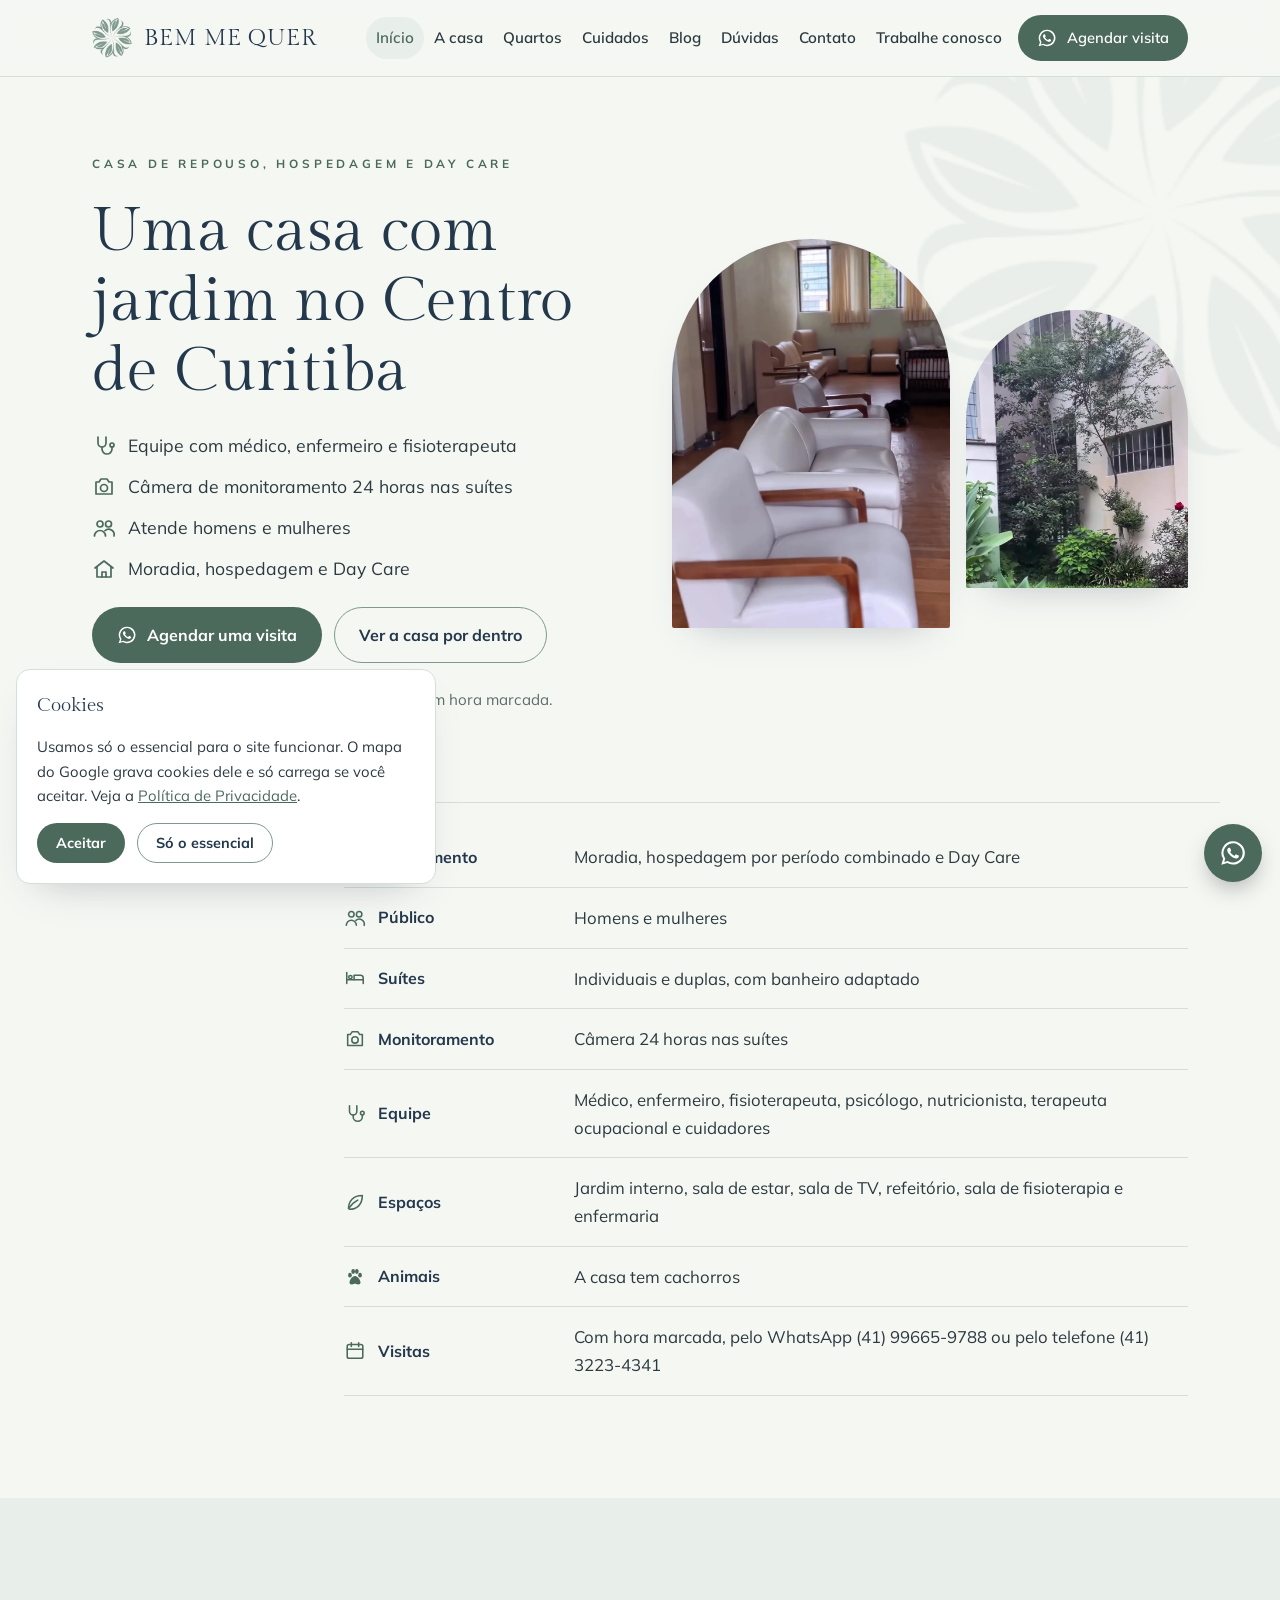
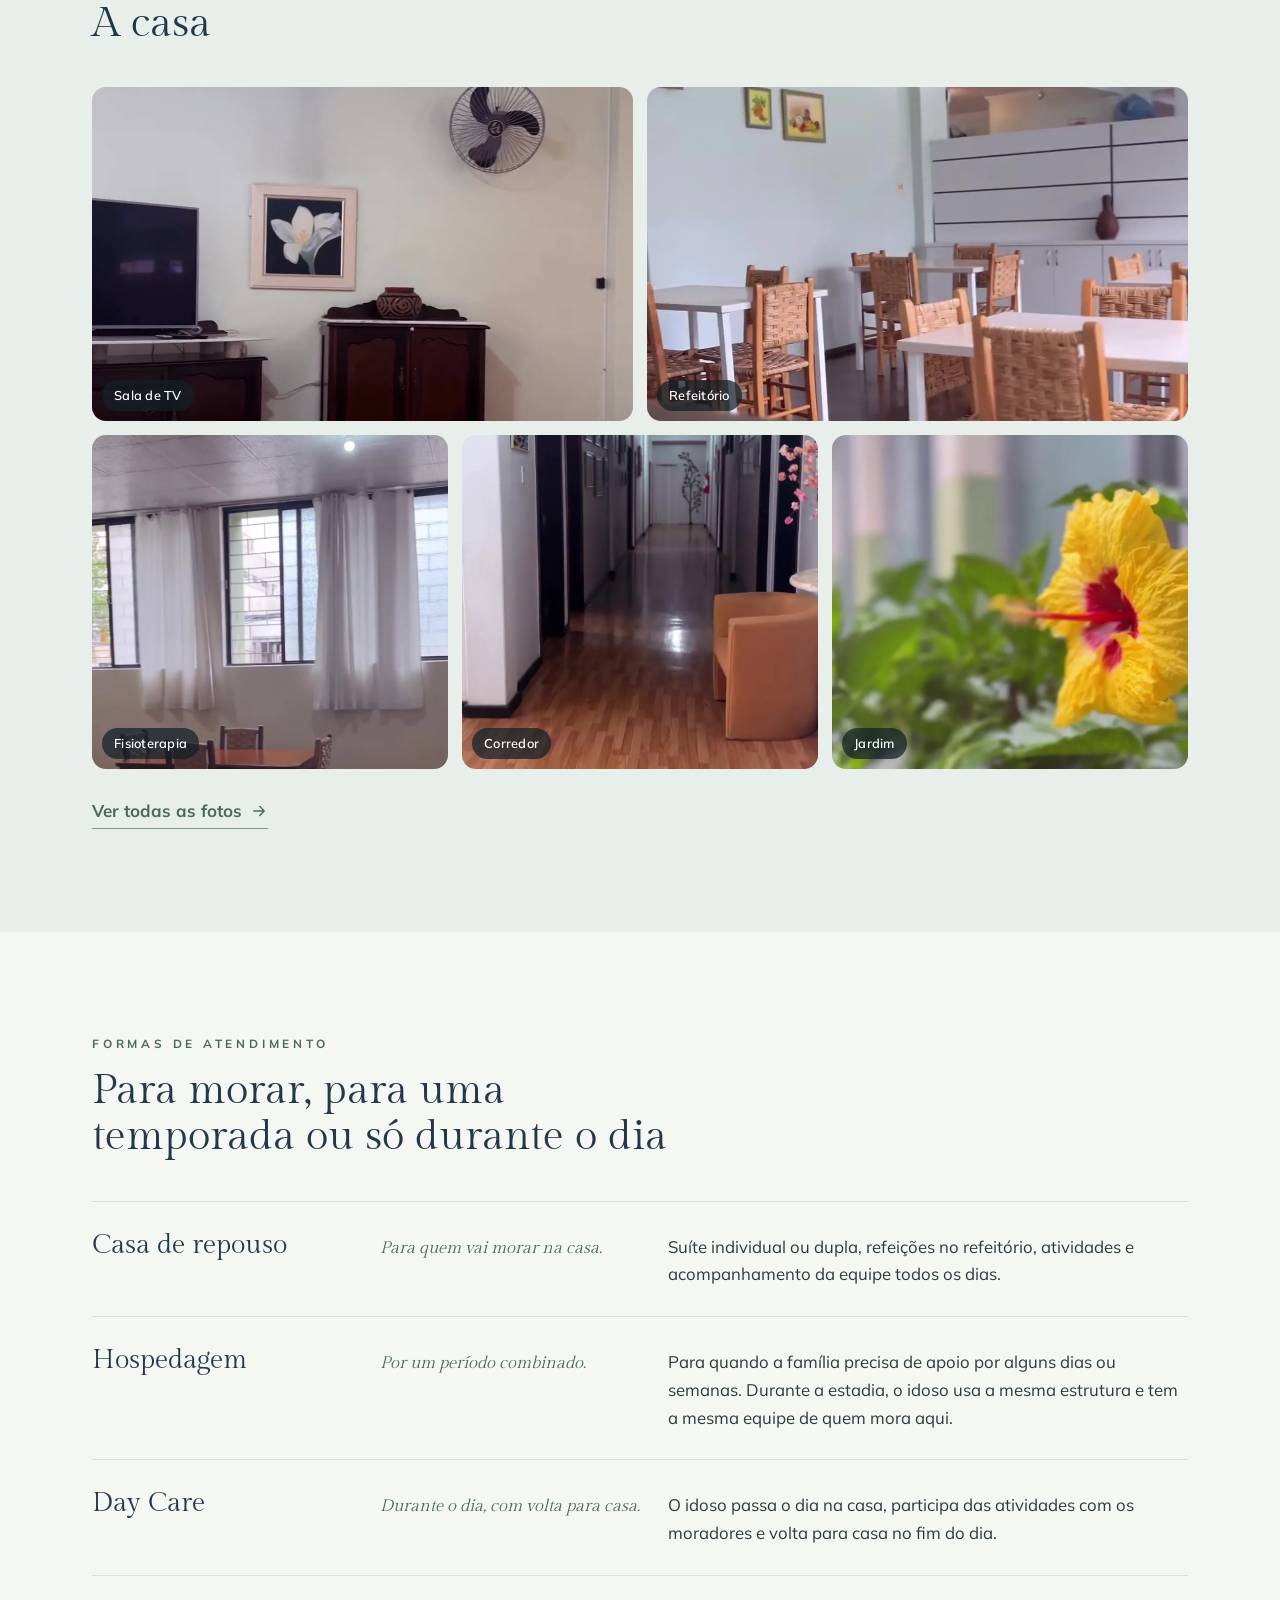
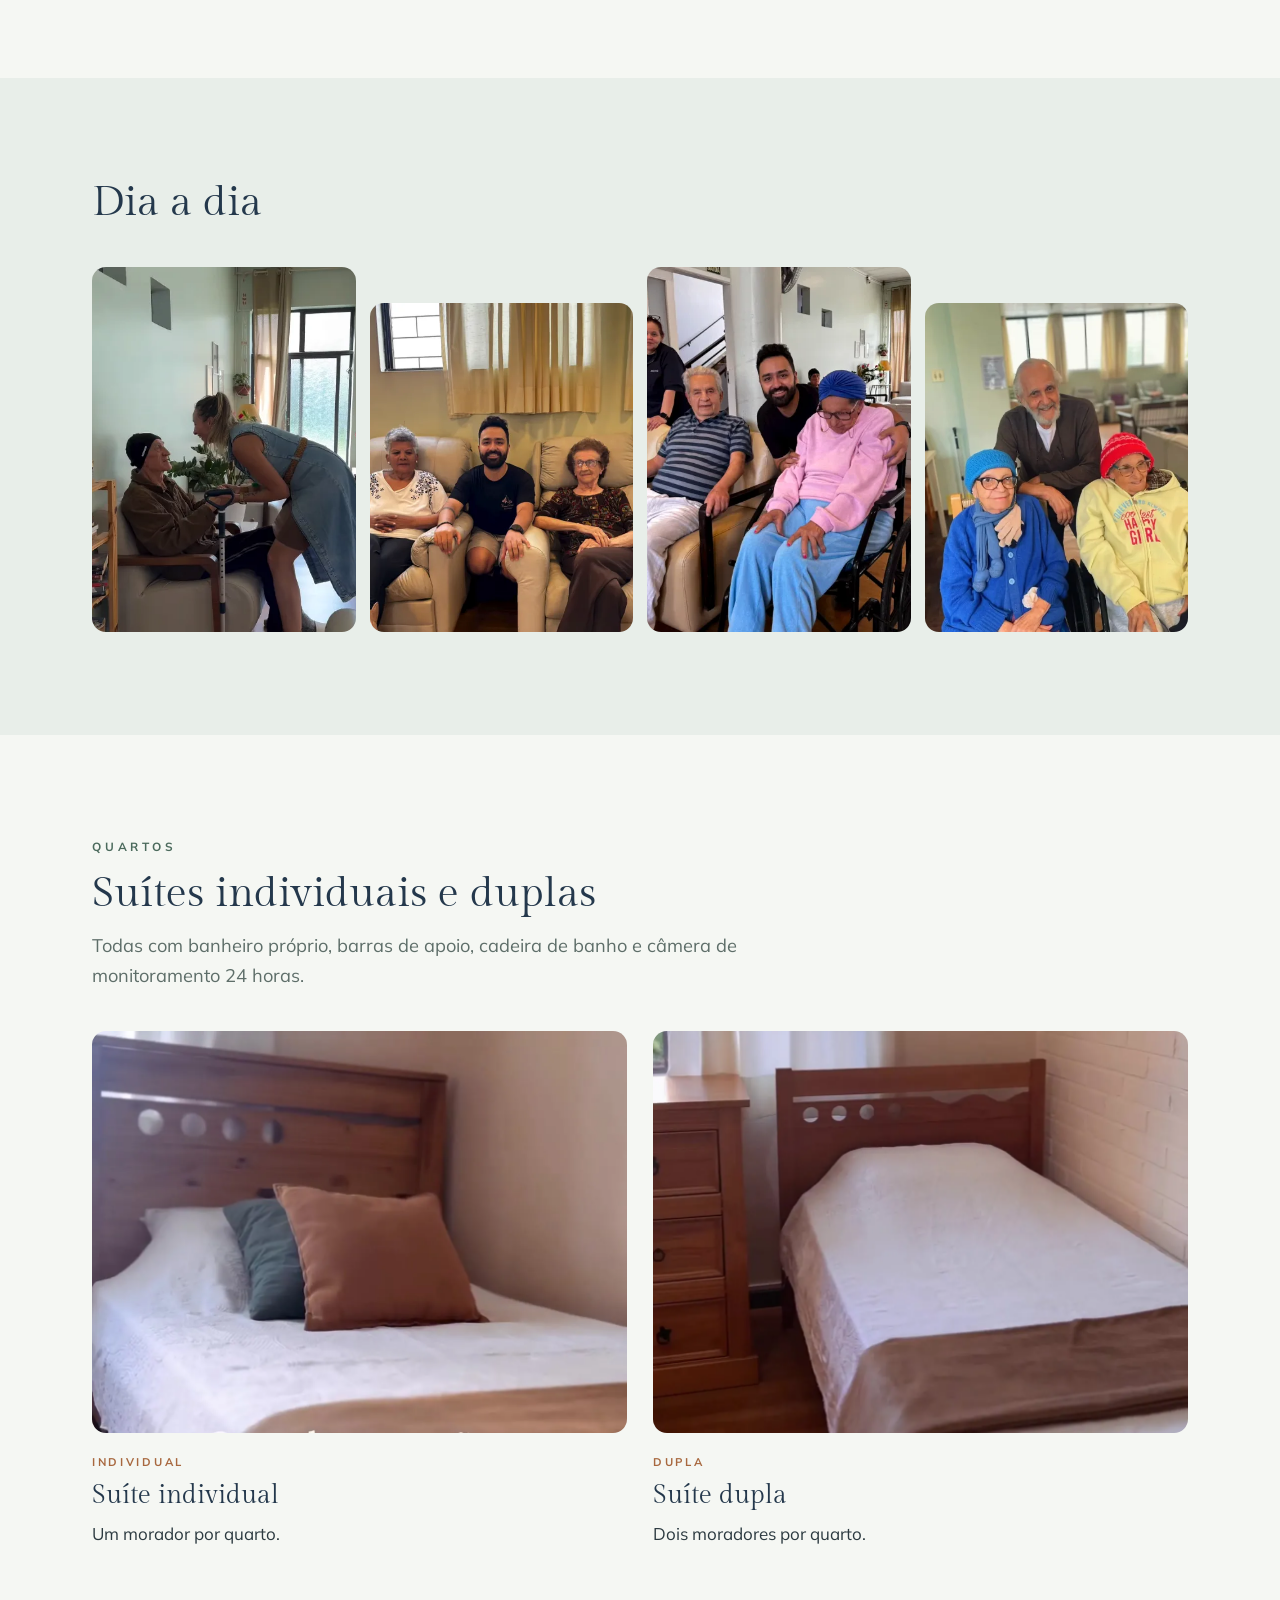
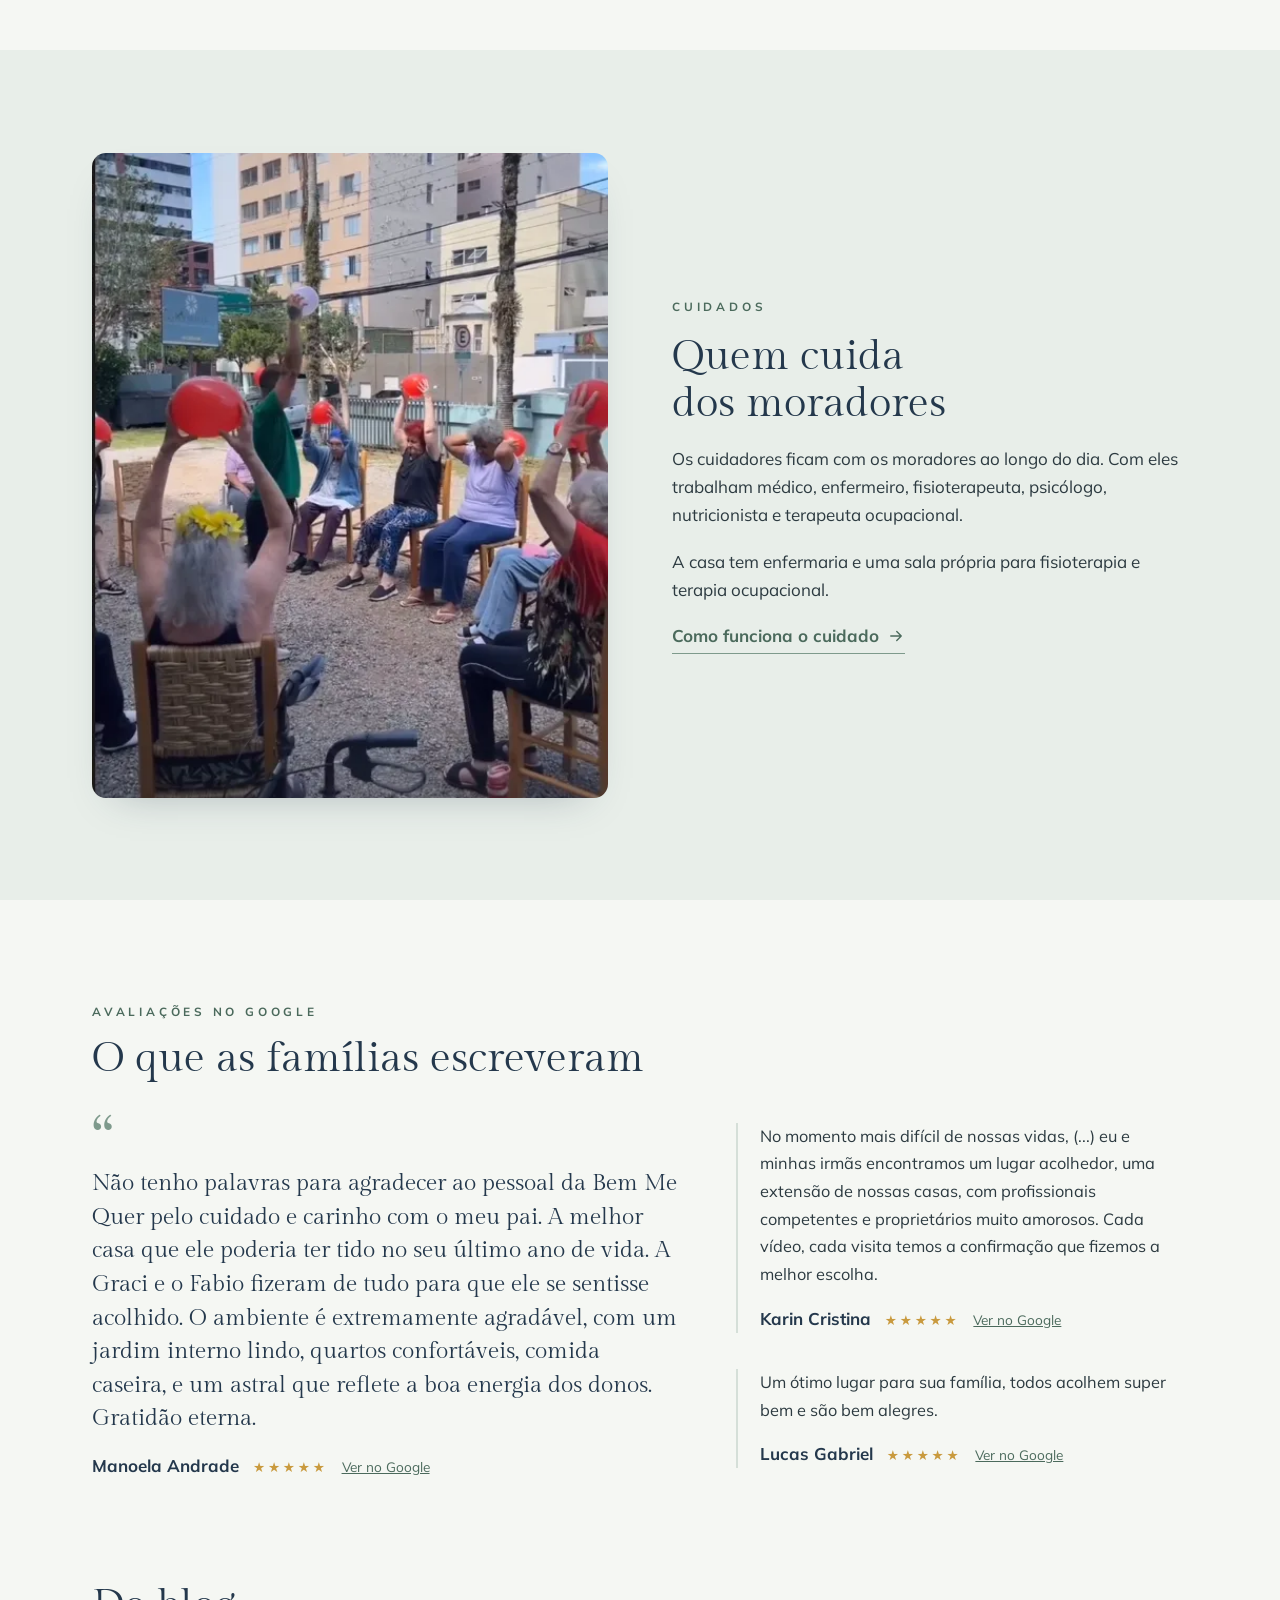
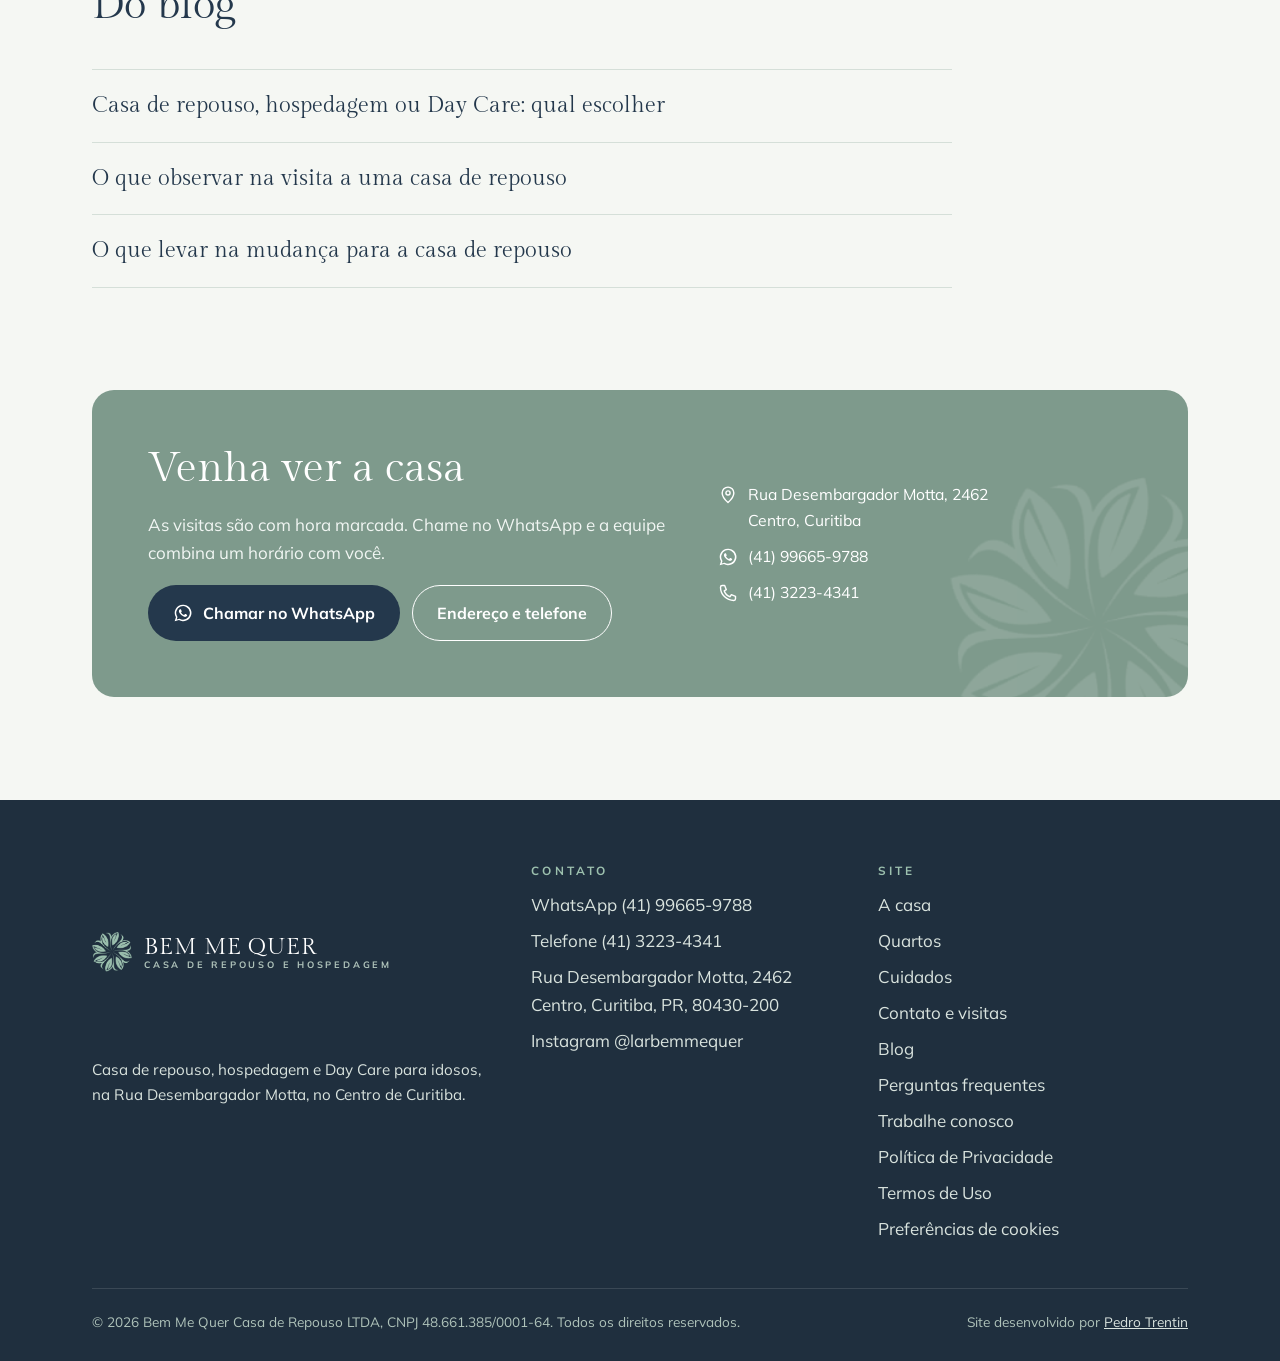
<file: index.html>
<!doctype html><html lang="pt-BR"><head><meta charset="utf-8">
<meta name="viewport" content="width=device-width,initial-scale=1,viewport-fit=cover">
<title>Bem Me Quer | Casa de repouso e hospedagem para idosos no Centro de Curitiba</title><meta name="description" content="Casa de repouso, hospedagem e Day Care para idosos no Centro de Curitiba. Suítes individuais e duplas, equipe de saúde e jardim. Agende uma visita.">
<meta property="og:title" content="Bem Me Quer | Casa de repouso e hospedagem para idosos no Centro de Curitiba"><meta property="og:description" content="Casa de repouso, hospedagem e Day Care para idosos no Centro de Curitiba. Suítes individuais e duplas, equipe de saúde e jardim. Agende uma visita."><meta property="og:type" content="website"><meta property="og:locale" content="pt_BR">
<meta property="og:image" content="/img/sala-estar.webp"><meta name="theme-color" content="#7E9A8C">
<link rel="icon" type="image/png" href="/img/flor.png">
<link rel="preload" href="/assets/fonts/gilda-display-latin-400-normal.woff2" as="font" type="font/woff2" crossorigin>
<link rel="stylesheet" href="/assets/fonts.css"><link rel="stylesheet" href="/assets/site.css?v=202609271038">
<script type="application/ld+json">{"@context": "https://schema.org", "@type": "LocalBusiness", "name": "Bem Me Quer Casa de Repouso e Hospedagem", "telephone": "+55-41-99665-9788", "address": {"@type": "PostalAddress", "streetAddress": "Rua Desembargador Motta, 2462", "addressLocality": "Curitiba", "addressRegion": "PR", "postalCode": "80430-200", "addressCountry": "BR"}, "sameAs": ["https://www.instagram.com/larbemmequer/"]}</script>
</head><body><a class="skip" href="#conteudo" style="position:absolute;left:-999px">Pular para o conteúdo</a>
<header class="site-header"><div class="wrap hdr">
<a class="brand" href="/" aria-label="Bem Me Quer, página inicial"><span class="flor"></span><span class="brand-name"><b>BEM ME QUER</b><small>Casa de repouso e hospedagem</small></span></a>
<button class="menu-btn" type="button" aria-expanded="false" aria-controls="menu">Menu</button>
<nav class="nav" id="menu" aria-label="Principal"><a href="/" data-link="inicio" aria-current="page">Início</a><a href="/a-casa" data-link="a-casa">A casa</a><a href="/quartos" data-link="quartos">Quartos</a><a href="/cuidados" data-link="cuidados">Cuidados</a><a href="/blog" data-link="blog">Blog</a><a href="/duvidas" data-link="duvidas">Dúvidas</a><a href="/contato" data-link="contato">Contato</a><a href="/trabalhe-conosco" data-link="trabalhe-conosco">Trabalhe conosco</a><a class="btn btn-primary" href="https://wa.me/5541996659788?text=Ol%C3%A1%21%20Vi%20o%20site%20da%20Bem%20Me%20Quer%20e%20gostaria%20de%20mais%20informa%C3%A7%C3%B5es." target="_blank" rel="noopener"><svg viewBox="0 0 24 24" fill="currentColor" aria-hidden="true"><path d="M12.04 2a9.9 9.9 0 0 0-8.5 14.98L2 22l5.15-1.5A9.94 9.94 0 1 0 12.04 2Zm0 18.13a8.2 8.2 0 0 1-4.2-1.15l-.3-.18-3.05.9.9-2.97-.2-.31a8.2 8.2 0 1 1 6.85 3.71Zm4.5-6.14c-.25-.12-1.46-.72-1.69-.8-.23-.08-.39-.12-.55.12-.17.25-.64.8-.78.97-.14.16-.29.18-.53.06a6.7 6.7 0 0 1-3.34-2.92c-.25-.43.25-.4.72-1.34.08-.16.04-.3-.02-.43l-.75-1.8c-.2-.47-.4-.4-.55-.41h-.47a.9.9 0 0 0-.65.3 2.74 2.74 0 0 0-.86 2.04 4.76 4.76 0 0 0 1 2.53 10.9 10.9 0 0 0 4.18 3.69c1.55.67 2.16.73 2.94.61.47-.07 1.46-.6 1.66-1.18.2-.58.2-1.07.14-1.18-.06-.1-.22-.16-.47-.28Z"/></svg>Agendar visita</a></nav>
</div></header><main id="conteudo"><section class="hero">
 <span class="flor hero-bg" aria-hidden="true"></span>
 <div class="wrap hero-grid">
  <div class="hero-copy">
   <p class="eyebrow">Casa de repouso, hospedagem e Day Care</p>
   <h1>Uma casa com jardim no Centro de Curitiba</h1>
   <ul class="hero-points">
    <li><svg viewBox="0 0 24 24" fill="none" stroke="currentColor" stroke-width="1.7" stroke-linecap="round" stroke-linejoin="round" aria-hidden="true"><path d="M6 3v6a4 4 0 0 0 8 0V3"/><path d="M10 13v2a5 5 0 0 0 10 0v-2"/><circle cx="20" cy="11" r="2"/></svg><span>Equipe com médico, enfermeiro e fisioterapeuta</span></li>
    <li><svg viewBox="0 0 24 24" fill="none" stroke="currentColor" stroke-width="1.7" stroke-linecap="round" stroke-linejoin="round" aria-hidden="true"><path d="M4 7h3l2-3h6l2 3h3v12H4Z"/><circle cx="12" cy="13" r="3.5"/></svg><span>Câmera de monitoramento 24 horas nas suítes</span></li>
    <li><svg viewBox="0 0 24 24" fill="none" stroke="currentColor" stroke-width="1.7" stroke-linecap="round" stroke-linejoin="round" aria-hidden="true"><circle cx="8" cy="8" r="3"/><circle cx="16.5" cy="8" r="3"/><path d="M2.5 20a5.5 5.5 0 0 1 11 0"/><path d="M13 14.6A5.5 5.5 0 0 1 22 20"/></svg><span>Atende homens e mulheres</span></li>
    <li><svg viewBox="0 0 24 24" fill="none" stroke="currentColor" stroke-width="1.7" stroke-linecap="round" stroke-linejoin="round" aria-hidden="true"><path d="M3 11 12 4l9 7"/><path d="M5 10v10h14V10"/><path d="M10 20v-5h4v5"/></svg><span>Moradia, hospedagem e Day Care</span></li>
   </ul>
   <div class="btn-row">
    <a class="btn btn-primary" href="https://wa.me/5541996659788?text=Ol%C3%A1%21%20Gostaria%20de%20agendar%20uma%20visita%20%C3%A0%20Bem%20Me%20Quer." target="_blank" rel="noopener"><svg viewBox="0 0 24 24" fill="currentColor" aria-hidden="true"><path d="M12.04 2a9.9 9.9 0 0 0-8.5 14.98L2 22l5.15-1.5A9.94 9.94 0 1 0 12.04 2Zm0 18.13a8.2 8.2 0 0 1-4.2-1.15l-.3-.18-3.05.9.9-2.97-.2-.31a8.2 8.2 0 1 1 6.85 3.71Zm4.5-6.14c-.25-.12-1.46-.72-1.69-.8-.23-.08-.39-.12-.55.12-.17.25-.64.8-.78.97-.14.16-.29.18-.53.06a6.7 6.7 0 0 1-3.34-2.92c-.25-.43.25-.4.72-1.34.08-.16.04-.3-.02-.43l-.75-1.8c-.2-.47-.4-.4-.55-.41h-.47a.9.9 0 0 0-.65.3 2.74 2.74 0 0 0-.86 2.04 4.76 4.76 0 0 0 1 2.53 10.9 10.9 0 0 0 4.18 3.69c1.55.67 2.16.73 2.94.61.47-.07 1.46-.6 1.66-1.18.2-.58.2-1.07.14-1.18-.06-.1-.22-.16-.47-.28Z"/></svg>Agendar uma visita</a>
    <a class="btn btn-ghost" href="/a-casa">Ver a casa por dentro</a>
   </div>
   <p class="hero-note"><svg viewBox="0 0 24 24" fill="none" stroke="currentColor" stroke-width="1.7" stroke-linecap="round" stroke-linejoin="round" aria-hidden="true"><path d="M12 21s-7-6.2-7-11.5a7 7 0 0 1 14 0C19 14.8 12 21 12 21Z"/><circle cx="12" cy="9.5" r="2.5"/></svg>Rua Desembargador Motta, 2462. Visitas com hora marcada.</p>
  </div>
  <div class="arches">
   <div class="arch a1"><img src="/img/sala-estar.webp" alt="Sala de estar com poltronas claras e janelas altas"></div>
   <div class="arch a2"><img src="/img/jardim.webp" alt="Jardim interno com gramado, agaves e árvores"></div>
  </div>
 </div>
</section>

<section class="section" style="padding-top:0">
 <div class="wrap summary">
  <h2 class="summary-title">Em resumo</h2>
  <dl class="spec spec-icons">
   <div><dt><svg viewBox="0 0 24 24" fill="none" stroke="currentColor" stroke-width="1.7" stroke-linecap="round" stroke-linejoin="round" aria-hidden="true"><path d="M3 11 12 4l9 7"/><path d="M5 10v10h14V10"/><path d="M10 20v-5h4v5"/></svg>Atendimento</dt><dd>Moradia, hospedagem por período combinado e Day Care</dd></div>
   <div><dt><svg viewBox="0 0 24 24" fill="none" stroke="currentColor" stroke-width="1.7" stroke-linecap="round" stroke-linejoin="round" aria-hidden="true"><circle cx="8" cy="8" r="3"/><circle cx="16.5" cy="8" r="3"/><path d="M2.5 20a5.5 5.5 0 0 1 11 0"/><path d="M13 14.6A5.5 5.5 0 0 1 22 20"/></svg>Público</dt><dd>Homens e mulheres</dd></div>
   <div><dt><svg viewBox="0 0 24 24" fill="none" stroke="currentColor" stroke-width="1.7" stroke-linecap="round" stroke-linejoin="round" aria-hidden="true"><path d="M3 18V6"/><path d="M3 14h18v4"/><path d="M21 14v-2a3 3 0 0 0-3-3h-7v5"/><circle cx="7" cy="11" r="1.8"/></svg>Suítes</dt><dd>Individuais e duplas, com banheiro adaptado</dd></div>
   <div><dt><svg viewBox="0 0 24 24" fill="none" stroke="currentColor" stroke-width="1.7" stroke-linecap="round" stroke-linejoin="round" aria-hidden="true"><path d="M4 7h3l2-3h6l2 3h3v12H4Z"/><circle cx="12" cy="13" r="3.5"/></svg>Monitoramento</dt><dd>Câmera 24 horas nas suítes</dd></div>
   <div><dt><svg viewBox="0 0 24 24" fill="none" stroke="currentColor" stroke-width="1.7" stroke-linecap="round" stroke-linejoin="round" aria-hidden="true"><path d="M6 3v6a4 4 0 0 0 8 0V3"/><path d="M10 13v2a5 5 0 0 0 10 0v-2"/><circle cx="20" cy="11" r="2"/></svg>Equipe</dt><dd>Médico, enfermeiro, fisioterapeuta, psicólogo, nutricionista, terapeuta ocupacional e cuidadores</dd></div>
   <div><dt><svg viewBox="0 0 24 24" fill="none" stroke="currentColor" stroke-width="1.7" stroke-linecap="round" stroke-linejoin="round" aria-hidden="true"><path d="M5 19c0-8 5-14 15-14 0 10-6 15-14 15"/><path d="M5 19c3-4 6-7 10-9"/></svg>Espaços</dt><dd>Jardim interno, sala de estar, sala de TV, refeitório, sala de fisioterapia e enfermaria</dd></div>
   <div><dt><svg viewBox="0 0 24 24" fill="currentColor" aria-hidden="true"><ellipse cx="6.5" cy="10" rx="2" ry="2.6"/><ellipse cx="10" cy="6" rx="2" ry="2.6"/><ellipse cx="14" cy="6" rx="2" ry="2.6"/><ellipse cx="17.5" cy="10" rx="2" ry="2.6"/><path d="M12 11c-3 0-6 4.5-6 7 0 1.6 1.3 2.3 2.8 2.1 1.2-.2 2-.8 3.2-.8s2 .6 3.2.8c1.5.2 2.8-.5 2.8-2.1 0-2.5-3-7-6-7Z"/></svg>Animais</dt><dd>A casa tem cachorros</dd></div>
   <div><dt><svg viewBox="0 0 24 24" fill="none" stroke="currentColor" stroke-width="1.7" stroke-linecap="round" stroke-linejoin="round" aria-hidden="true"><rect x="3.5" y="5" width="17" height="15" rx="2"/><path d="M3.5 10h17M8 3v4M16 3v4"/></svg>Visitas</dt><dd>Com hora marcada, pelo WhatsApp (41) 99665-9788 ou pelo telefone (41) 3223-4341</dd></div>
  </dl>
 </div>
</section>

<section class="section alt">
 <div class="wrap">
  <div class="sec-head">
   <h2>A casa</h2>
  </div>
  <div class="gallery">
   <figure class="g-a wide"><img src="/img/sala-tv.webp" alt="Sala de TV com móveis de madeira escura" loading="lazy"><figcaption>Sala de TV</figcaption></figure>
   <figure class="g-b wide"><img src="/img/refeitorio.webp" alt="Refeitório com mesas brancas e cadeiras de palha" loading="lazy"><figcaption>Refeitório</figcaption></figure>
   <figure class="g-c"><img src="/img/fisio-sala.webp" alt="Sala de fisioterapia com janelas e cortinas brancas" loading="lazy"><figcaption>Fisioterapia</figcaption></figure>
   <figure class="g-d"><img src="/img/corredor.webp" alt="Corredor dos quartos com quadros e poltronas" loading="lazy"><figcaption>Corredor</figcaption></figure>
   <figure class="g-e"><img src="/img/hibisco.webp" alt="Hibisco amarelo do jardim" loading="lazy"><figcaption>Jardim</figcaption></figure>
  </div>
  <p style="margin-top:28px"><a class="link-arrow" href="/a-casa">Ver todas as fotos <svg viewBox="0 0 24 24" fill="none" stroke="currentColor" stroke-width="1.8" stroke-linecap="round" stroke-linejoin="round" aria-hidden="true"><path d="M5 12h14M13 6l6 6-6 6"/></svg></a></p>
 </div>
</section>

<section class="section">
 <div class="wrap">
  <div class="sec-head">
   <p class="eyebrow">Formas de atendimento</p>
   <h2>Para morar, para uma temporada ou só durante o dia</h2>
  </div>
  <div class="rows">
   <div class="row"><h3>Casa de repouso</h3><p class="row-for">Para quem vai morar na casa.</p><p>Suíte individual ou dupla, refeições no refeitório, atividades e acompanhamento da equipe todos os dias.</p></div>
   <div class="row"><h3>Hospedagem</h3><p class="row-for">Por um período combinado.</p><p>Para quando a família precisa de apoio por alguns dias ou semanas. Durante a estadia, o idoso usa a mesma estrutura e tem a mesma equipe de quem mora aqui.</p></div>
   <div class="row"><h3>Day Care</h3><p class="row-for">Durante o dia, com volta para casa.</p><p>O idoso passa o dia na casa, participa das atividades com os moradores e volta para casa no fim do dia.</p></div>
  </div>
 </div>
</section>

<section class="section alt">
 <div class="wrap">
  <div class="sec-head">
   <h2>Dia a dia</h2>
  </div>
  <div class="conv">
   <figure><img src="/img/conv-visita.webp" alt="Visita a um morador na sala de estar" loading="lazy"></figure>
   <figure><img src="/img/conv-sofa.webp" alt="Duas moradoras no sofá da sala" loading="lazy"></figure>
   <figure><img src="/img/conv-sala.webp" alt="Moradores reunidos na sala de convivência" loading="lazy"></figure>
   <figure><img src="/img/conv-trio.webp" alt="Três moradores sorrindo juntos na sala" loading="lazy"></figure>
  </div>
 </div>
</section>

<section class="section">
 <div class="wrap">
  <div class="sec-head">
   <p class="eyebrow">Quartos</p>
   <h2>Suítes individuais e duplas</h2>
   <p class="lead">Todas com banheiro próprio, barras de apoio, cadeira de banho e câmera de monitoramento 24 horas.</p>
  </div>
  <div class="rooms">
   <a class="room" href="/quartos">
    <div class="room-img"><img src="/img/quarto-almofadas.webp" alt="Suíte individual com cama de solteiro e almofadas" loading="lazy"></div>
    <span class="tag">Individual</span><h3>Suíte individual</h3>
    <p>Um morador por quarto.</p>
   </a>
   <a class="room" href="/quartos">
    <div class="room-img"><img src="/img/quarto-janela.webp" alt="Suíte com cama de solteiro, cômoda e janela ampla" loading="lazy" style="object-position:center 70%"></div>
    <span class="tag">Dupla</span><h3>Suíte dupla</h3>
    <p>Dois moradores por quarto.</p>
   </a>
  </div>
 </div>
</section>

<section class="section alt">
 <div class="wrap split">
  <div class="split-media" style="aspect-ratio:4/5"><img src="/img/ativ-bolas.webp" alt="Atividade com moradores na área externa" loading="lazy"></div>
  <div class="split-copy">
   <p class="eyebrow">Cuidados</p>
   <h2>Quem cuida dos moradores</h2>
   <p>Os cuidadores ficam com os moradores ao longo do dia. Com eles trabalham médico, enfermeiro, fisioterapeuta, psicólogo, nutricionista e terapeuta ocupacional.</p>
   <p>A casa tem enfermaria e uma sala própria para fisioterapia e terapia ocupacional.</p>
   <p><a class="link-arrow" href="/cuidados">Como funciona o cuidado <svg viewBox="0 0 24 24" fill="none" stroke="currentColor" stroke-width="1.8" stroke-linecap="round" stroke-linejoin="round" aria-hidden="true"><path d="M5 12h14M13 6l6 6-6 6"/></svg></a></p>
  </div>
 </div>
</section>

<section class="section">
 <div class="wrap">
  <div class="sec-head">
   <p class="eyebrow">Avaliações no Google</p>
   <h2>O que as famílias escreveram</h2>
  </div>
  <div class="reviews">
   <figure class="review review-main">
    <blockquote>Não tenho palavras para agradecer ao pessoal da Bem Me Quer pelo cuidado e carinho com o meu pai. A melhor casa que ele poderia ter tido no seu último ano de vida. A Graci e o Fabio fizeram de tudo para que ele se sentisse acolhido. O ambiente é extremamente agradável, com um jardim interno lindo, quartos confortáveis, comida caseira, e um astral que reflete a boa energia dos donos. Gratidão eterna.</blockquote>
    <figcaption><b>Manoela Andrade</b><span class="stars" aria-label="5 estrelas">★★★★★</span><a href="https://share.google/rhIASQu614MxyUOKu" target="_blank" rel="noopener">Ver no Google</a></figcaption>
   </figure>
   <div class="reviews-side">
    <figure class="review">
     <blockquote>No momento mais difícil de nossas vidas, (...) eu e minhas irmãs encontramos um lugar acolhedor, uma extensão de nossas casas, com profissionais competentes e proprietários muito amorosos. Cada vídeo, cada visita temos a confirmação que fizemos a melhor escolha.</blockquote>
     <figcaption><b>Karin Cristina</b><span class="stars" aria-label="5 estrelas">★★★★★</span><a href="https://share.google/zsbQRueI2WmvAKPBs" target="_blank" rel="noopener">Ver no Google</a></figcaption>
    </figure>
    <figure class="review">
     <blockquote>Um ótimo lugar para sua família, todos acolhem super bem e são bem alegres.</blockquote>
     <figcaption><b>Lucas Gabriel</b><span class="stars" aria-label="5 estrelas">★★★★★</span><a href="https://share.google/uY1rW4CWdMtio9Kf7" target="_blank" rel="noopener">Ver no Google</a></figcaption>
    </figure>
   </div>
  </div>
 </div>
</section>

<section class="section" style="padding-top:0">
 <div class="wrap">
  <div class="sec-head"><h2>Do blog</h2></div>
  <ul class="blog-links">
   <li><a href="/blog/casa-de-repouso-hospedagem-ou-day-care">Casa de repouso, hospedagem ou Day Care: qual escolher</a></li>
   <li><a href="/blog/o-que-observar-na-visita">O que observar na visita a uma casa de repouso</a></li>
   <li><a href="/blog/o-que-levar-na-mudanca">O que levar na mudança para a casa de repouso</a></li>
  </ul>
 </div>
</section>

<section class="section" style="padding-top:0">
 <div class="wrap">
  <div class="band">
   <span class="flor" aria-hidden="true"></span>
   <div class="stack" style="position:relative">
    <h2>Venha ver a casa</h2>
    <p>As visitas são com hora marcada. Chame no WhatsApp e a equipe combina um horário com você.</p>
    <div class="btn-row"><a class="btn btn-primary" href="https://wa.me/5541996659788?text=Ol%C3%A1%21%20Gostaria%20de%20agendar%20uma%20visita%20%C3%A0%20Bem%20Me%20Quer." target="_blank" rel="noopener"><svg viewBox="0 0 24 24" fill="currentColor" aria-hidden="true"><path d="M12.04 2a9.9 9.9 0 0 0-8.5 14.98L2 22l5.15-1.5A9.94 9.94 0 1 0 12.04 2Zm0 18.13a8.2 8.2 0 0 1-4.2-1.15l-.3-.18-3.05.9.9-2.97-.2-.31a8.2 8.2 0 1 1 6.85 3.71Zm4.5-6.14c-.25-.12-1.46-.72-1.69-.8-.23-.08-.39-.12-.55.12-.17.25-.64.8-.78.97-.14.16-.29.18-.53.06a6.7 6.7 0 0 1-3.34-2.92c-.25-.43.25-.4.72-1.34.08-.16.04-.3-.02-.43l-.75-1.8c-.2-.47-.4-.4-.55-.41h-.47a.9.9 0 0 0-.65.3 2.74 2.74 0 0 0-.86 2.04 4.76 4.76 0 0 0 1 2.53 10.9 10.9 0 0 0 4.18 3.69c1.55.67 2.16.73 2.94.61.47-.07 1.46-.6 1.66-1.18.2-.58.2-1.07.14-1.18-.06-.1-.22-.16-.47-.28Z"/></svg>Chamar no WhatsApp</a><a class="btn btn-ghost" href="/contato">Endereço e telefone</a></div>
   </div>
   <div class="band-info">
    <div><svg viewBox="0 0 24 24" fill="none" stroke="currentColor" stroke-width="1.7" stroke-linecap="round" stroke-linejoin="round" aria-hidden="true"><path d="M12 21s-7-6.2-7-11.5a7 7 0 0 1 14 0C19 14.8 12 21 12 21Z"/><circle cx="12" cy="9.5" r="2.5"/></svg><span>Rua Desembargador Motta, 2462<br>Centro, Curitiba</span></div>
    <div><svg viewBox="0 0 24 24" fill="currentColor" aria-hidden="true"><path d="M12.04 2a9.9 9.9 0 0 0-8.5 14.98L2 22l5.15-1.5A9.94 9.94 0 1 0 12.04 2Zm0 18.13a8.2 8.2 0 0 1-4.2-1.15l-.3-.18-3.05.9.9-2.97-.2-.31a8.2 8.2 0 1 1 6.85 3.71Zm4.5-6.14c-.25-.12-1.46-.72-1.69-.8-.23-.08-.39-.12-.55.12-.17.25-.64.8-.78.97-.14.16-.29.18-.53.06a6.7 6.7 0 0 1-3.34-2.92c-.25-.43.25-.4.72-1.34.08-.16.04-.3-.02-.43l-.75-1.8c-.2-.47-.4-.4-.55-.41h-.47a.9.9 0 0 0-.65.3 2.74 2.74 0 0 0-.86 2.04 4.76 4.76 0 0 0 1 2.53 10.9 10.9 0 0 0 4.18 3.69c1.55.67 2.16.73 2.94.61.47-.07 1.46-.6 1.66-1.18.2-.58.2-1.07.14-1.18-.06-.1-.22-.16-.47-.28Z"/></svg><span>(41) 99665-9788</span></div>
    <div><svg viewBox="0 0 24 24" fill="none" stroke="currentColor" stroke-width="1.7" stroke-linecap="round" stroke-linejoin="round" aria-hidden="true"><path d="M5 3h3l2 5-2.5 1.5a11 11 0 0 0 7 7L16 14l5 2v3a2 2 0 0 1-2 2A16 16 0 0 1 3 5a2 2 0 0 1 2-2Z"/></svg><span>(41) 3223-4341</span></div>
   </div>
  </div>
 </div>
</section>
</main><footer class="site-footer"><div class="wrap">
<div class="ft">
 <div class="stack" style="gap:16px">
  <a class="brand" href="/"><span class="flor"></span><span class="brand-name"><b>BEM ME QUER</b><small>Casa de repouso e hospedagem</small></span></a>
  <p>Casa de repouso, hospedagem e Day Care para idosos, na Rua Desembargador Motta, no Centro de Curitiba.</p>
 </div>
 <div><h3>Contato</h3><ul>
  <li><a href="https://wa.me/5541996659788?text=Ol%C3%A1%21%20Vi%20o%20site%20da%20Bem%20Me%20Quer%20e%20gostaria%20de%20mais%20informa%C3%A7%C3%B5es." target="_blank" rel="noopener">WhatsApp (41) 99665-9788</a></li>
  <li>Telefone (41) 3223-4341</li>
  <li><a href="https://www.google.com/maps/search/?api=1&query=Rua%20Desembargador%20Motta%2C%202462%2C%20Centro%2C%20Curitiba%2C%20PR%2C%2080430-200" target="_blank" rel="noopener">Rua Desembargador Motta, 2462<br>Centro, Curitiba, PR, 80430-200</a></li>
  <li><a href="https://www.instagram.com/larbemmequer/" target="_blank" rel="noopener">Instagram @larbemmequer</a></li>
 </ul></div>
 <div><h3>Site</h3><ul>
  <li><a href="/a-casa">A casa</a></li><li><a href="/quartos">Quartos</a></li><li><a href="/cuidados">Cuidados</a></li><li><a href="/contato">Contato e visitas</a></li><li><a href="/blog">Blog</a></li><li><a href="/duvidas">Perguntas frequentes</a></li><li><a href="/trabalhe-conosco">Trabalhe conosco</a></li>
  <li><a href="/privacidade">Política de Privacidade</a></li><li><a href="/termos">Termos de Uso</a></li>
  <li><button class="linkbtn" type="button" data-cookie-prefs>Preferências de cookies</button></li>
 </ul></div>
</div>
<div class="ft-bottom"><span>© <span data-year>2026</span> Bem Me Quer Casa de Repouso LTDA, CNPJ 48.661.385/0001-64. Todos os direitos reservados.</span><span>Site desenvolvido por <a href="https://www.instagram.com/ph.trentin/" target="_blank" rel="noopener">Pedro Trentin</a></span></div>
</div></footer>
<a class="wa-float" href="https://wa.me/5541996659788?text=Ol%C3%A1%21%20Vi%20o%20site%20da%20Bem%20Me%20Quer%20e%20gostaria%20de%20mais%20informa%C3%A7%C3%B5es." target="_blank" rel="noopener" aria-label="Conversar no WhatsApp"><svg viewBox="0 0 24 24" fill="currentColor" aria-hidden="true"><path d="M12.04 2a9.9 9.9 0 0 0-8.5 14.98L2 22l5.15-1.5A9.94 9.94 0 1 0 12.04 2Zm0 18.13a8.2 8.2 0 0 1-4.2-1.15l-.3-.18-3.05.9.9-2.97-.2-.31a8.2 8.2 0 1 1 6.85 3.71Zm4.5-6.14c-.25-.12-1.46-.72-1.69-.8-.23-.08-.39-.12-.55.12-.17.25-.64.8-.78.97-.14.16-.29.18-.53.06a6.7 6.7 0 0 1-3.34-2.92c-.25-.43.25-.4.72-1.34.08-.16.04-.3-.02-.43l-.75-1.8c-.2-.47-.4-.4-.55-.41h-.47a.9.9 0 0 0-.65.3 2.74 2.74 0 0 0-.86 2.04 4.76 4.76 0 0 0 1 2.53 10.9 10.9 0 0 0 4.18 3.69c1.55.67 2.16.73 2.94.61.47-.07 1.46-.6 1.66-1.18.2-.58.2-1.07.14-1.18-.06-.1-.22-.16-.47-.28Z"/></svg></a>
<div class="cookie" id="cookie" role="dialog" aria-label="Aviso de cookies" hidden>
 <b>Cookies</b>
 <p>Usamos só o essencial para o site funcionar. O mapa do Google grava cookies dele e só carrega se você aceitar. Veja a <a href="/privacidade">Política de Privacidade</a>.</p>
 <div class="btn-row"><button class="btn btn-primary" type="button" data-accept>Aceitar</button><button class="btn btn-ghost" type="button" data-essential>Só o essencial</button></div>
</div><script src="/assets/site.js?v=202609271038"></script></body></html>
</file>
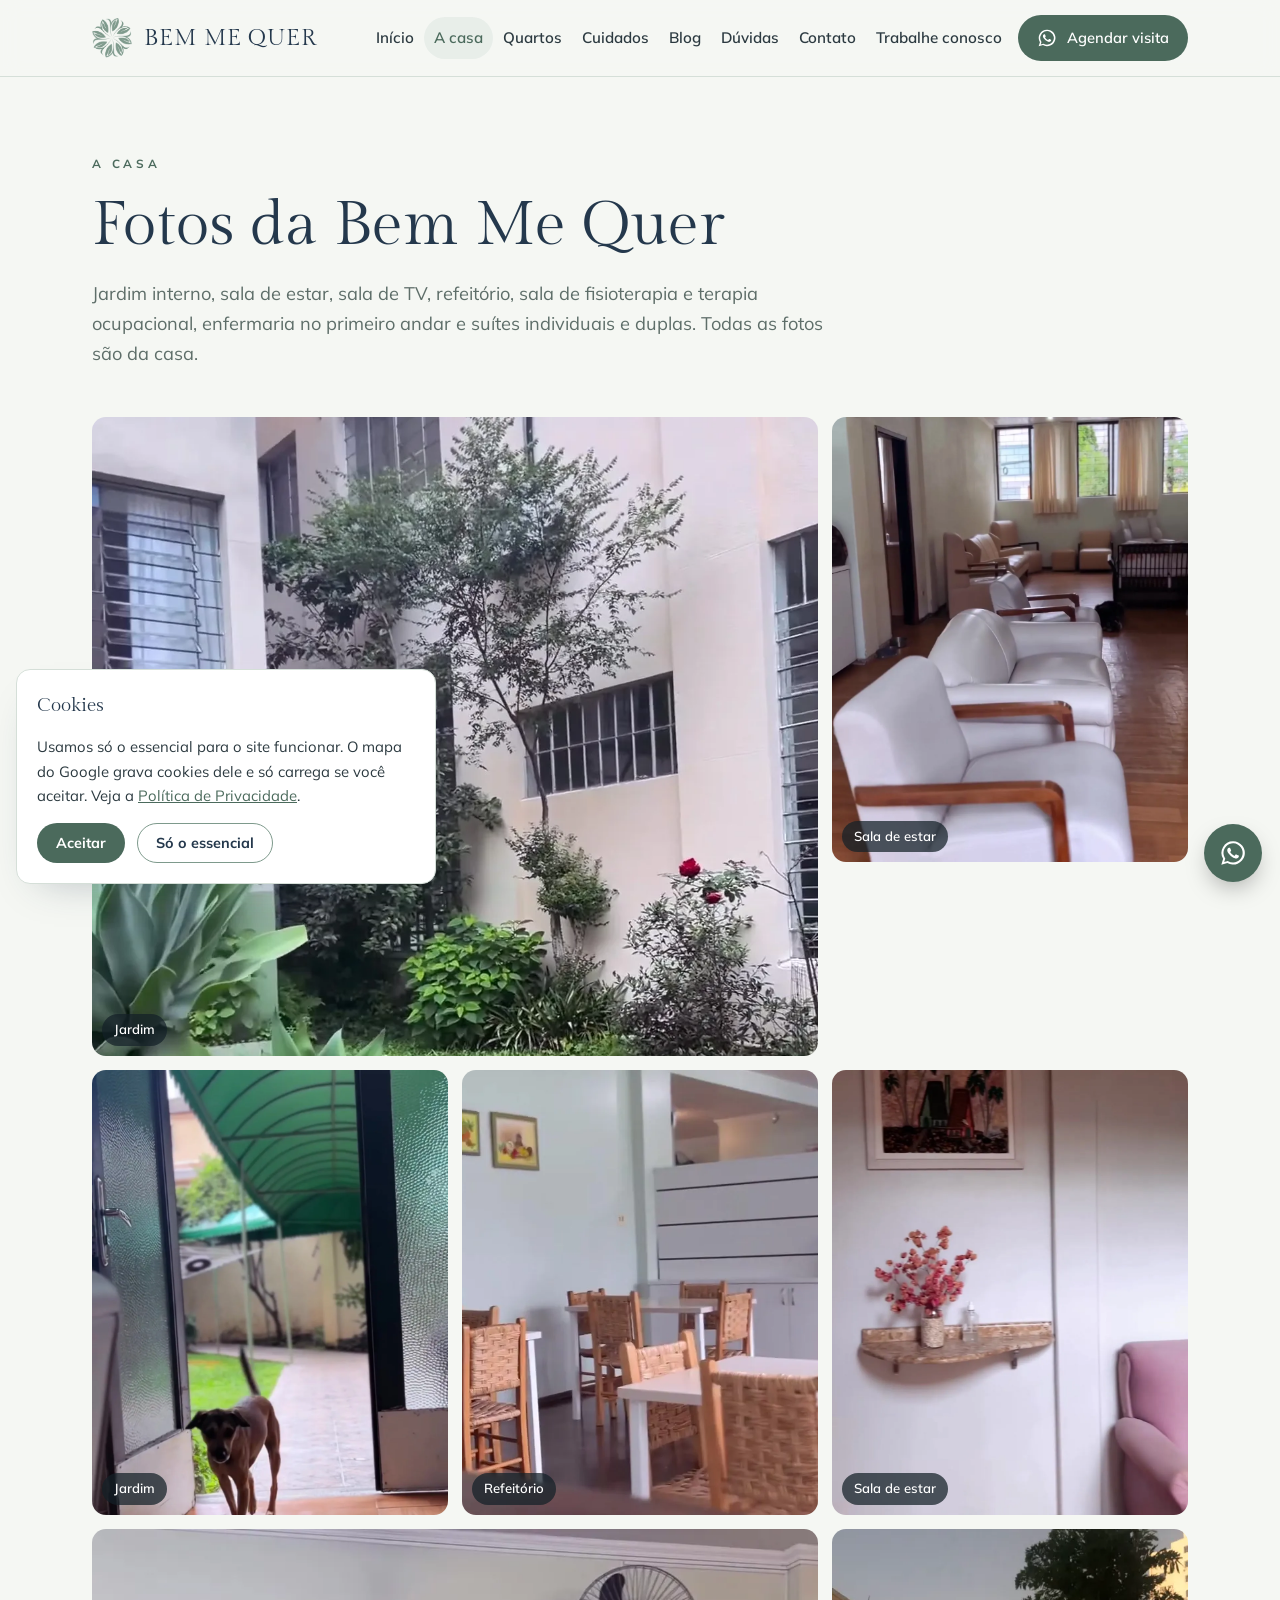
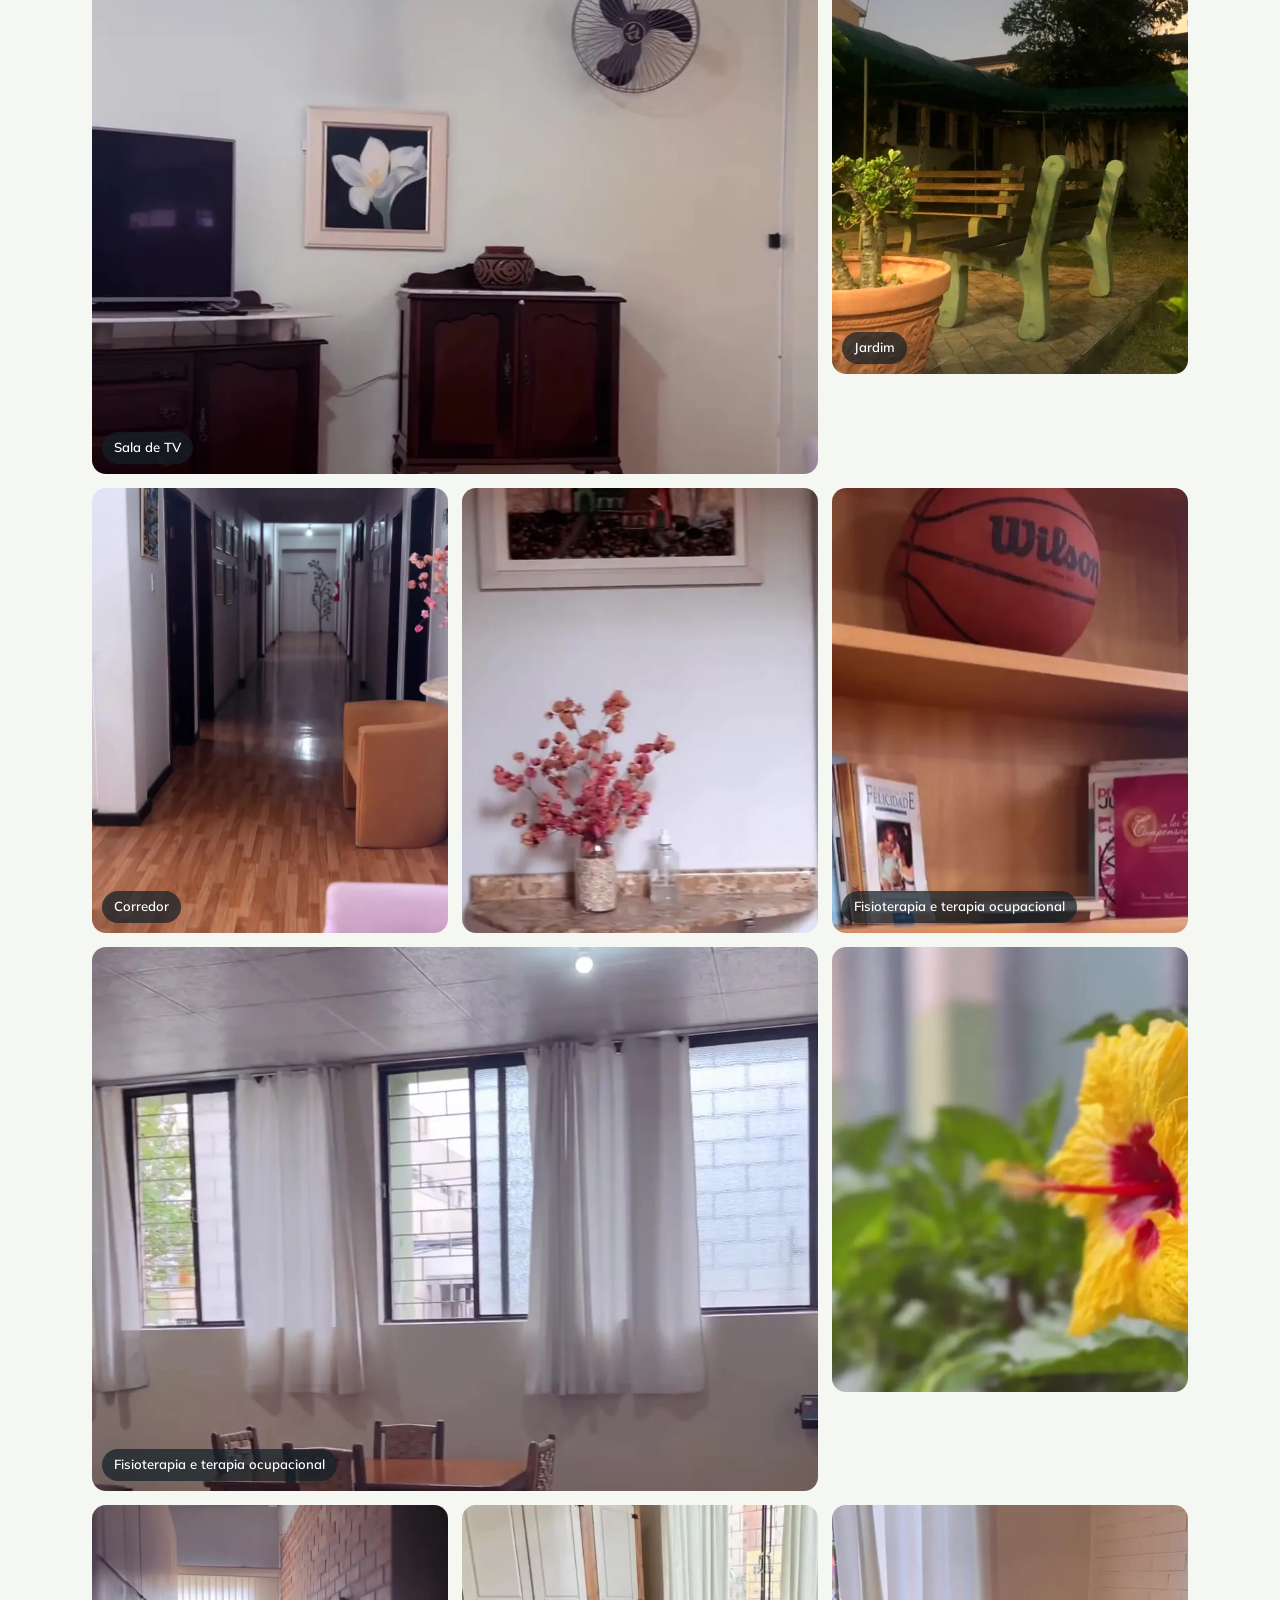
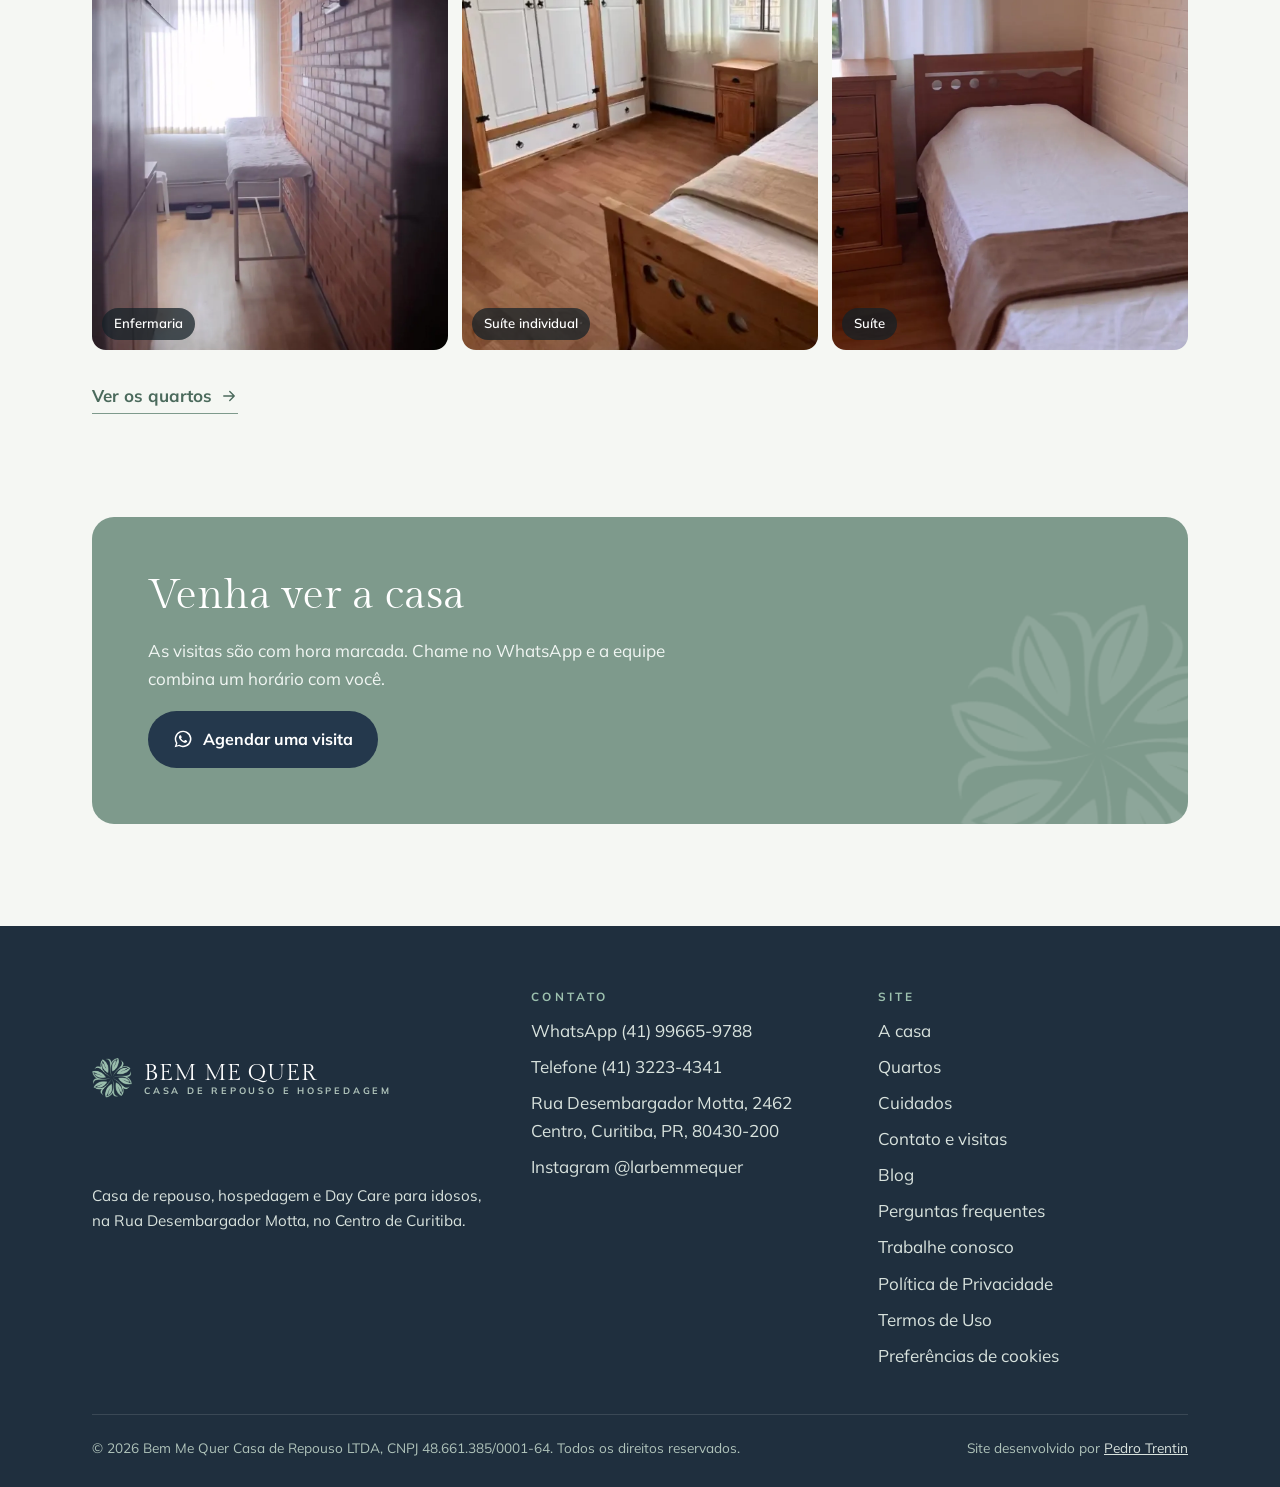
<file: a-casa.html>
<!doctype html><html lang="pt-BR"><head><meta charset="utf-8">
<meta name="viewport" content="width=device-width,initial-scale=1,viewport-fit=cover">
<title>A casa | Bem Me Quer</title><meta name="description" content="Fotos da Bem Me Quer: jardim, sala de estar, sala de TV, refeitório, sala de fisioterapia e enfermaria.">
<meta property="og:title" content="A casa | Bem Me Quer"><meta property="og:description" content="Fotos da Bem Me Quer: jardim, sala de estar, sala de TV, refeitório, sala de fisioterapia e enfermaria."><meta property="og:type" content="website"><meta property="og:locale" content="pt_BR">
<meta property="og:image" content="/img/sala-estar.webp"><meta name="theme-color" content="#7E9A8C">
<link rel="icon" type="image/png" href="/img/flor.png">
<link rel="preload" href="/assets/fonts/gilda-display-latin-400-normal.woff2" as="font" type="font/woff2" crossorigin>
<link rel="stylesheet" href="/assets/fonts.css"><link rel="stylesheet" href="/assets/site.css?v=202609271038">
<script type="application/ld+json">{"@context": "https://schema.org", "@type": "LocalBusiness", "name": "Bem Me Quer Casa de Repouso e Hospedagem", "telephone": "+55-41-99665-9788", "address": {"@type": "PostalAddress", "streetAddress": "Rua Desembargador Motta, 2462", "addressLocality": "Curitiba", "addressRegion": "PR", "postalCode": "80430-200", "addressCountry": "BR"}, "sameAs": ["https://www.instagram.com/larbemmequer/"]}</script>
</head><body><a class="skip" href="#conteudo" style="position:absolute;left:-999px">Pular para o conteúdo</a>
<header class="site-header"><div class="wrap hdr">
<a class="brand" href="/" aria-label="Bem Me Quer, página inicial"><span class="flor"></span><span class="brand-name"><b>BEM ME QUER</b><small>Casa de repouso e hospedagem</small></span></a>
<button class="menu-btn" type="button" aria-expanded="false" aria-controls="menu">Menu</button>
<nav class="nav" id="menu" aria-label="Principal"><a href="/" data-link="inicio">Início</a><a href="/a-casa" data-link="a-casa" aria-current="page">A casa</a><a href="/quartos" data-link="quartos">Quartos</a><a href="/cuidados" data-link="cuidados">Cuidados</a><a href="/blog" data-link="blog">Blog</a><a href="/duvidas" data-link="duvidas">Dúvidas</a><a href="/contato" data-link="contato">Contato</a><a href="/trabalhe-conosco" data-link="trabalhe-conosco">Trabalhe conosco</a><a class="btn btn-primary" href="https://wa.me/5541996659788?text=Ol%C3%A1%21%20Vi%20o%20site%20da%20Bem%20Me%20Quer%20e%20gostaria%20de%20mais%20informa%C3%A7%C3%B5es." target="_blank" rel="noopener"><svg viewBox="0 0 24 24" fill="currentColor" aria-hidden="true"><path d="M12.04 2a9.9 9.9 0 0 0-8.5 14.98L2 22l5.15-1.5A9.94 9.94 0 1 0 12.04 2Zm0 18.13a8.2 8.2 0 0 1-4.2-1.15l-.3-.18-3.05.9.9-2.97-.2-.31a8.2 8.2 0 1 1 6.85 3.71Zm4.5-6.14c-.25-.12-1.46-.72-1.69-.8-.23-.08-.39-.12-.55.12-.17.25-.64.8-.78.97-.14.16-.29.18-.53.06a6.7 6.7 0 0 1-3.34-2.92c-.25-.43.25-.4.72-1.34.08-.16.04-.3-.02-.43l-.75-1.8c-.2-.47-.4-.4-.55-.41h-.47a.9.9 0 0 0-.65.3 2.74 2.74 0 0 0-.86 2.04 4.76 4.76 0 0 0 1 2.53 10.9 10.9 0 0 0 4.18 3.69c1.55.67 2.16.73 2.94.61.47-.07 1.46-.6 1.66-1.18.2-.58.2-1.07.14-1.18-.06-.1-.22-.16-.47-.28Z"/></svg>Agendar visita</a></nav>
</div></header><main id="conteudo"><section class="page-head">
 <div class="wrap stack">
  <p class="eyebrow">A casa</p>
  <h1>Fotos da Bem Me Quer</h1>
  <p class="lead">Jardim interno, sala de estar, sala de TV, refeitório, sala de fisioterapia e terapia ocupacional, enfermaria no primeiro andar e suítes individuais e duplas. Todas as fotos são da casa.</p>
 </div>
</section>

<section class="section" style="padding-top:40px">
 <div class="wrap">
  <div class="mosaic">
   <figure class="m-wide"><img src="/img/jardim.webp" alt="Jardim interno com gramado e árvores" loading="lazy"><figcaption>Jardim</figcaption></figure>
   <figure><img src="/img/sala-estar.webp" alt="Sala de estar com poltronas" loading="lazy"><figcaption>Sala de estar</figcaption></figure>
   <figure><img src="/img/porta-jardim.webp" alt="Porta de vidro que dá para o jardim" loading="lazy"><figcaption>Jardim</figcaption></figure>
   <figure><img src="/img/refeitorio.webp" alt="Refeitório" loading="lazy"><figcaption>Refeitório</figcaption></figure>
   <figure><img src="/img/poltrona-rosa.webp" alt="Poltrona e arranjo de flores na sala" loading="lazy"><figcaption>Sala de estar</figcaption></figure>
   <figure class="m-wide"><img src="/img/sala-tv.webp" alt="Sala de TV" loading="lazy"><figcaption>Sala de TV</figcaption></figure>
   <figure><img src="/img/jardim-banco.webp" alt="Bancos no jardim" loading="lazy"><figcaption>Jardim</figcaption></figure>
   <figure><img src="/img/corredor.webp" alt="Corredor dos quartos" loading="lazy"><figcaption>Corredor</figcaption></figure>
   <figure><img src="/img/det-flores.webp" alt="Arranjo de flores na parede do corredor" loading="lazy"></figure>
   <figure class="m-wide"><img src="/img/fisio-sala.webp" alt="Sala de fisioterapia e terapia ocupacional" loading="lazy"><figcaption>Fisioterapia e terapia ocupacional</figcaption></figure>
   <figure><img src="/img/det-estante.webp" alt="Estante com livros e jogos" loading="lazy"><figcaption>Fisioterapia e terapia ocupacional</figcaption></figure>
   <figure><img src="/img/hibisco.webp" alt="Hibisco do jardim" loading="lazy"></figure>
   <figure><img src="/img/enfermaria.webp" alt="Enfermaria" loading="lazy"><figcaption>Enfermaria</figcaption></figure>
   <figure><img src="/img/quarto-individual.webp" alt="Suíte individual" loading="lazy"><figcaption>Suíte individual</figcaption></figure>
   <figure><img src="/img/quarto-janela.webp" alt="Suíte" loading="lazy"><figcaption>Suíte</figcaption></figure>
  </div>
  <p style="margin-top:32px"><a class="link-arrow" href="/quartos">Ver os quartos <svg viewBox="0 0 24 24" fill="none" stroke="currentColor" stroke-width="1.8" stroke-linecap="round" stroke-linejoin="round" aria-hidden="true"><path d="M5 12h14M13 6l6 6-6 6"/></svg></a></p>
 </div>
</section>

<section class="section" style="padding-top:0">
 <div class="wrap">
  <div class="band">
   <span class="flor" aria-hidden="true"></span>
   <div class="stack" style="position:relative">
    <h2>Venha ver a casa</h2>
    <p>As visitas são com hora marcada. Chame no WhatsApp e a equipe combina um horário com você.</p>
    <div class="btn-row"><a class="btn btn-primary" href="https://wa.me/5541996659788?text=Ol%C3%A1%21%20Gostaria%20de%20agendar%20uma%20visita%20%C3%A0%20Bem%20Me%20Quer." target="_blank" rel="noopener"><svg viewBox="0 0 24 24" fill="currentColor" aria-hidden="true"><path d="M12.04 2a9.9 9.9 0 0 0-8.5 14.98L2 22l5.15-1.5A9.94 9.94 0 1 0 12.04 2Zm0 18.13a8.2 8.2 0 0 1-4.2-1.15l-.3-.18-3.05.9.9-2.97-.2-.31a8.2 8.2 0 1 1 6.85 3.71Zm4.5-6.14c-.25-.12-1.46-.72-1.69-.8-.23-.08-.39-.12-.55.12-.17.25-.64.8-.78.97-.14.16-.29.18-.53.06a6.7 6.7 0 0 1-3.34-2.92c-.25-.43.25-.4.72-1.34.08-.16.04-.3-.02-.43l-.75-1.8c-.2-.47-.4-.4-.55-.41h-.47a.9.9 0 0 0-.65.3 2.74 2.74 0 0 0-.86 2.04 4.76 4.76 0 0 0 1 2.53 10.9 10.9 0 0 0 4.18 3.69c1.55.67 2.16.73 2.94.61.47-.07 1.46-.6 1.66-1.18.2-.58.2-1.07.14-1.18-.06-.1-.22-.16-.47-.28Z"/></svg>Agendar uma visita</a></div>
   </div>
  </div>
 </div>
</section>
</main><footer class="site-footer"><div class="wrap">
<div class="ft">
 <div class="stack" style="gap:16px">
  <a class="brand" href="/"><span class="flor"></span><span class="brand-name"><b>BEM ME QUER</b><small>Casa de repouso e hospedagem</small></span></a>
  <p>Casa de repouso, hospedagem e Day Care para idosos, na Rua Desembargador Motta, no Centro de Curitiba.</p>
 </div>
 <div><h3>Contato</h3><ul>
  <li><a href="https://wa.me/5541996659788?text=Ol%C3%A1%21%20Vi%20o%20site%20da%20Bem%20Me%20Quer%20e%20gostaria%20de%20mais%20informa%C3%A7%C3%B5es." target="_blank" rel="noopener">WhatsApp (41) 99665-9788</a></li>
  <li>Telefone (41) 3223-4341</li>
  <li><a href="https://www.google.com/maps/search/?api=1&query=Rua%20Desembargador%20Motta%2C%202462%2C%20Centro%2C%20Curitiba%2C%20PR%2C%2080430-200" target="_blank" rel="noopener">Rua Desembargador Motta, 2462<br>Centro, Curitiba, PR, 80430-200</a></li>
  <li><a href="https://www.instagram.com/larbemmequer/" target="_blank" rel="noopener">Instagram @larbemmequer</a></li>
 </ul></div>
 <div><h3>Site</h3><ul>
  <li><a href="/a-casa">A casa</a></li><li><a href="/quartos">Quartos</a></li><li><a href="/cuidados">Cuidados</a></li><li><a href="/contato">Contato e visitas</a></li><li><a href="/blog">Blog</a></li><li><a href="/duvidas">Perguntas frequentes</a></li><li><a href="/trabalhe-conosco">Trabalhe conosco</a></li>
  <li><a href="/privacidade">Política de Privacidade</a></li><li><a href="/termos">Termos de Uso</a></li>
  <li><button class="linkbtn" type="button" data-cookie-prefs>Preferências de cookies</button></li>
 </ul></div>
</div>
<div class="ft-bottom"><span>© <span data-year>2026</span> Bem Me Quer Casa de Repouso LTDA, CNPJ 48.661.385/0001-64. Todos os direitos reservados.</span><span>Site desenvolvido por <a href="https://www.instagram.com/ph.trentin/" target="_blank" rel="noopener">Pedro Trentin</a></span></div>
</div></footer>
<a class="wa-float" href="https://wa.me/5541996659788?text=Ol%C3%A1%21%20Vi%20o%20site%20da%20Bem%20Me%20Quer%20e%20gostaria%20de%20mais%20informa%C3%A7%C3%B5es." target="_blank" rel="noopener" aria-label="Conversar no WhatsApp"><svg viewBox="0 0 24 24" fill="currentColor" aria-hidden="true"><path d="M12.04 2a9.9 9.9 0 0 0-8.5 14.98L2 22l5.15-1.5A9.94 9.94 0 1 0 12.04 2Zm0 18.13a8.2 8.2 0 0 1-4.2-1.15l-.3-.18-3.05.9.9-2.97-.2-.31a8.2 8.2 0 1 1 6.85 3.71Zm4.5-6.14c-.25-.12-1.46-.72-1.69-.8-.23-.08-.39-.12-.55.12-.17.25-.64.8-.78.97-.14.16-.29.18-.53.06a6.7 6.7 0 0 1-3.34-2.92c-.25-.43.25-.4.72-1.34.08-.16.04-.3-.02-.43l-.75-1.8c-.2-.47-.4-.4-.55-.41h-.47a.9.9 0 0 0-.65.3 2.74 2.74 0 0 0-.86 2.04 4.76 4.76 0 0 0 1 2.53 10.9 10.9 0 0 0 4.18 3.69c1.55.67 2.16.73 2.94.61.47-.07 1.46-.6 1.66-1.18.2-.58.2-1.07.14-1.18-.06-.1-.22-.16-.47-.28Z"/></svg></a>
<div class="cookie" id="cookie" role="dialog" aria-label="Aviso de cookies" hidden>
 <b>Cookies</b>
 <p>Usamos só o essencial para o site funcionar. O mapa do Google grava cookies dele e só carrega se você aceitar. Veja a <a href="/privacidade">Política de Privacidade</a>.</p>
 <div class="btn-row"><button class="btn btn-primary" type="button" data-accept>Aceitar</button><button class="btn btn-ghost" type="button" data-essential>Só o essencial</button></div>
</div><script src="/assets/site.js?v=202609271038"></script></body></html>
</file>
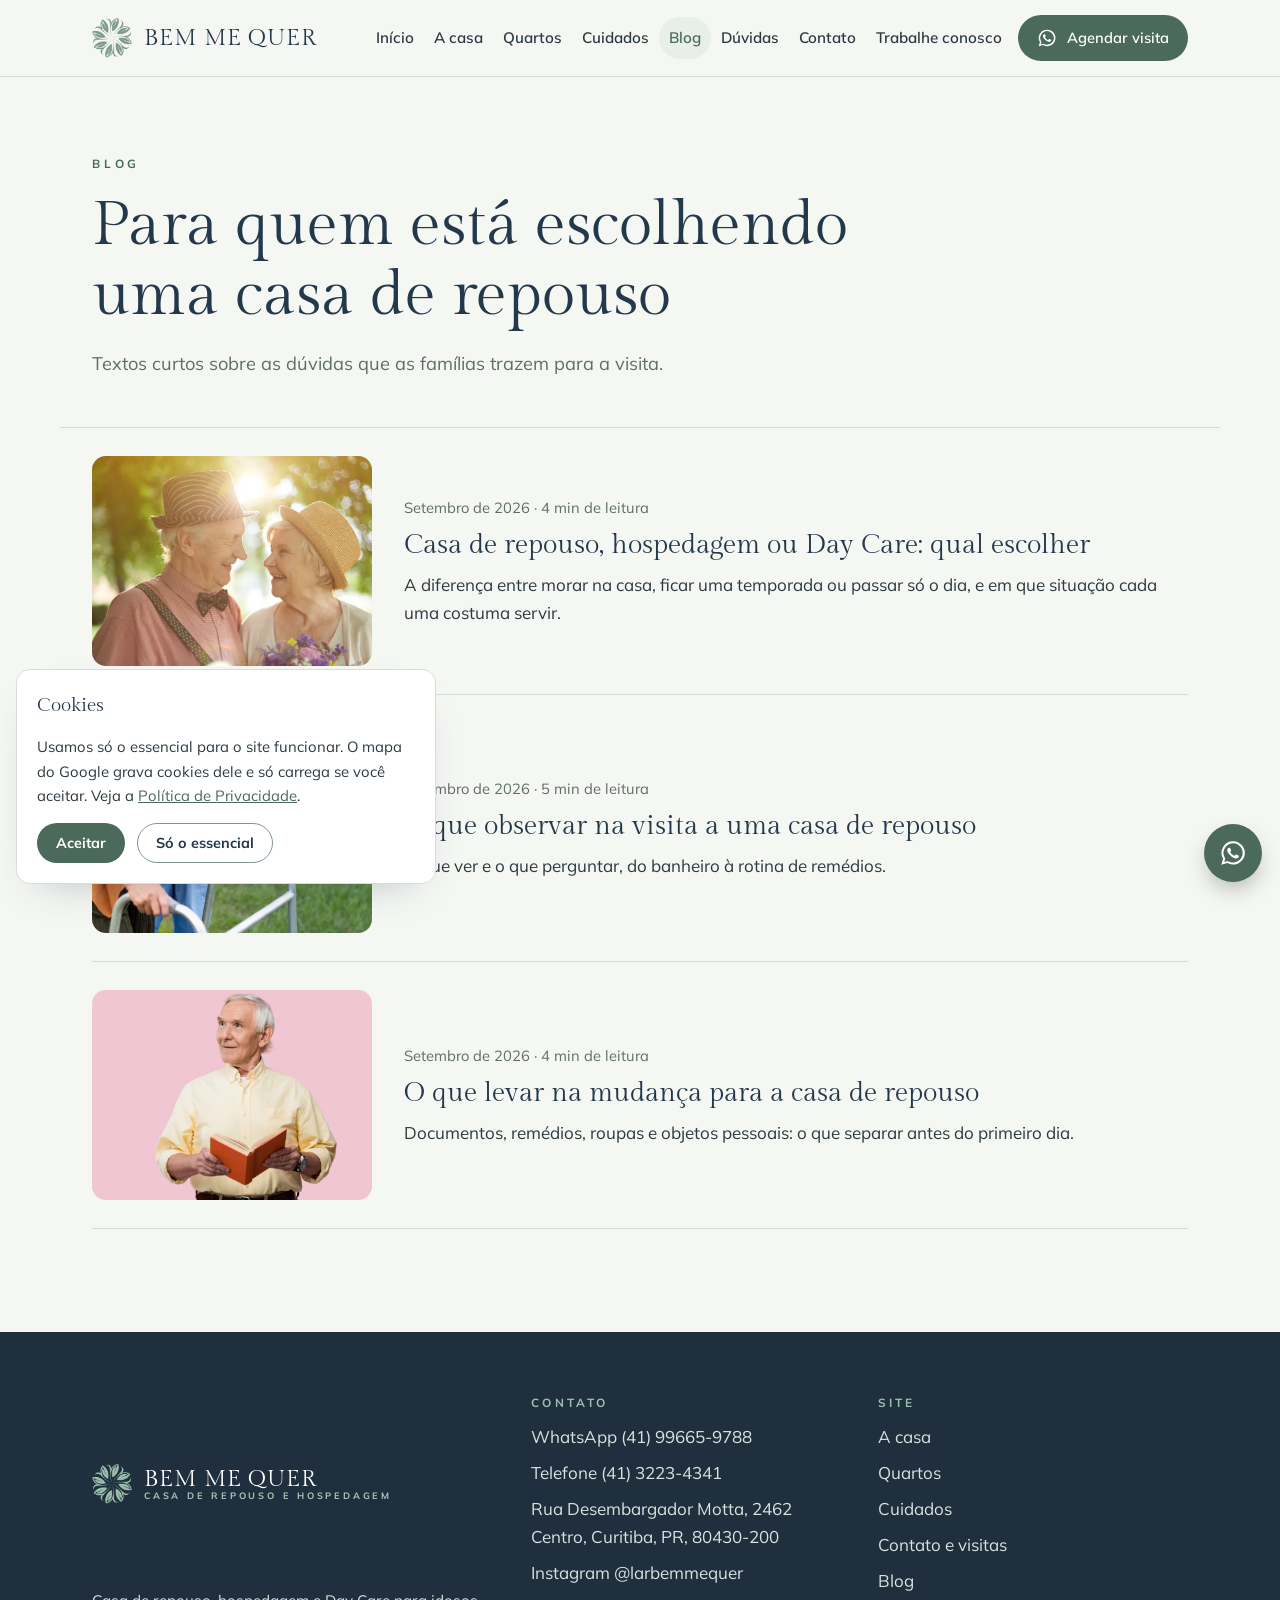
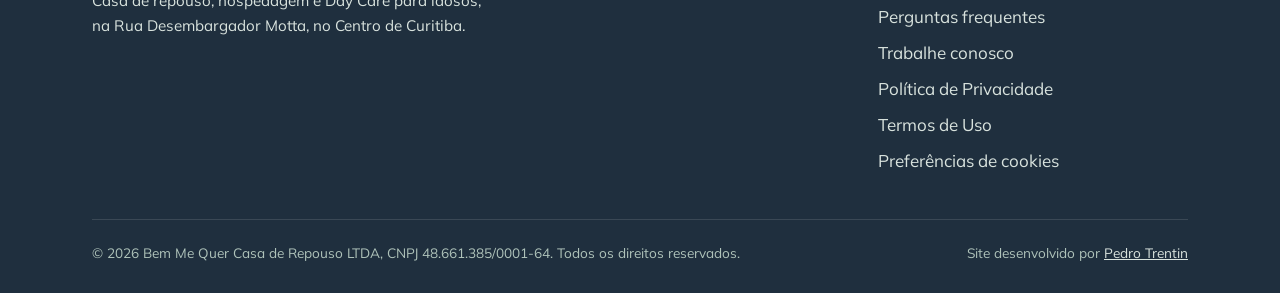
<file: blog.html>
<!doctype html><html lang="pt-BR"><head><meta charset="utf-8">
<meta name="viewport" content="width=device-width,initial-scale=1,viewport-fit=cover">
<title>Blog | Bem Me Quer</title><meta name="description" content="Textos da Bem Me Quer para famílias que estão escolhendo uma casa de repouso em Curitiba.">
<meta property="og:title" content="Blog | Bem Me Quer"><meta property="og:description" content="Textos da Bem Me Quer para famílias que estão escolhendo uma casa de repouso em Curitiba."><meta property="og:type" content="website"><meta property="og:locale" content="pt_BR">
<meta property="og:image" content="/img/sala-estar.webp"><meta name="theme-color" content="#7E9A8C">
<link rel="icon" type="image/png" href="/img/flor.png">
<link rel="preload" href="/assets/fonts/gilda-display-latin-400-normal.woff2" as="font" type="font/woff2" crossorigin>
<link rel="stylesheet" href="/assets/fonts.css"><link rel="stylesheet" href="/assets/site.css?v=202609271038">
<script type="application/ld+json">{"@context": "https://schema.org", "@type": "LocalBusiness", "name": "Bem Me Quer Casa de Repouso e Hospedagem", "telephone": "+55-41-99665-9788", "address": {"@type": "PostalAddress", "streetAddress": "Rua Desembargador Motta, 2462", "addressLocality": "Curitiba", "addressRegion": "PR", "postalCode": "80430-200", "addressCountry": "BR"}, "sameAs": ["https://www.instagram.com/larbemmequer/"]}</script>
</head><body><a class="skip" href="#conteudo" style="position:absolute;left:-999px">Pular para o conteúdo</a>
<header class="site-header"><div class="wrap hdr">
<a class="brand" href="/" aria-label="Bem Me Quer, página inicial"><span class="flor"></span><span class="brand-name"><b>BEM ME QUER</b><small>Casa de repouso e hospedagem</small></span></a>
<button class="menu-btn" type="button" aria-expanded="false" aria-controls="menu">Menu</button>
<nav class="nav" id="menu" aria-label="Principal"><a href="/" data-link="inicio">Início</a><a href="/a-casa" data-link="a-casa">A casa</a><a href="/quartos" data-link="quartos">Quartos</a><a href="/cuidados" data-link="cuidados">Cuidados</a><a href="/blog" data-link="blog" aria-current="page">Blog</a><a href="/duvidas" data-link="duvidas">Dúvidas</a><a href="/contato" data-link="contato">Contato</a><a href="/trabalhe-conosco" data-link="trabalhe-conosco">Trabalhe conosco</a><a class="btn btn-primary" href="https://wa.me/5541996659788?text=Ol%C3%A1%21%20Vi%20o%20site%20da%20Bem%20Me%20Quer%20e%20gostaria%20de%20mais%20informa%C3%A7%C3%B5es." target="_blank" rel="noopener"><svg viewBox="0 0 24 24" fill="currentColor" aria-hidden="true"><path d="M12.04 2a9.9 9.9 0 0 0-8.5 14.98L2 22l5.15-1.5A9.94 9.94 0 1 0 12.04 2Zm0 18.13a8.2 8.2 0 0 1-4.2-1.15l-.3-.18-3.05.9.9-2.97-.2-.31a8.2 8.2 0 1 1 6.85 3.71Zm4.5-6.14c-.25-.12-1.46-.72-1.69-.8-.23-.08-.39-.12-.55.12-.17.25-.64.8-.78.97-.14.16-.29.18-.53.06a6.7 6.7 0 0 1-3.34-2.92c-.25-.43.25-.4.72-1.34.08-.16.04-.3-.02-.43l-.75-1.8c-.2-.47-.4-.4-.55-.41h-.47a.9.9 0 0 0-.65.3 2.74 2.74 0 0 0-.86 2.04 4.76 4.76 0 0 0 1 2.53 10.9 10.9 0 0 0 4.18 3.69c1.55.67 2.16.73 2.94.61.47-.07 1.46-.6 1.66-1.18.2-.58.2-1.07.14-1.18-.06-.1-.22-.16-.47-.28Z"/></svg>Agendar visita</a></nav>
</div></header><main id="conteudo"><section class="page-head">
 <div class="wrap stack">
  <p class="eyebrow">Blog</p>
  <h1>Para quem está escolhendo uma casa de repouso</h1>
  <p class="lead">Textos curtos sobre as dúvidas que as famílias trazem para a visita.</p>
 </div>
</section>

<section class="section" style="padding-top:40px">
 <div class="wrap posts">
  <a class="post-item" href="/blog/casa-de-repouso-hospedagem-ou-day-care">
   <div class="post-img"><img src="/img/blog-casal-mini.webp" alt="" loading="lazy"></div>
   <div class="post-txt"><p class="post-meta">Setembro de 2026 · 4 min de leitura</p><h2>Casa de repouso, hospedagem ou Day Care: qual escolher</h2><p>A diferença entre morar na casa, ficar uma temporada ou passar só o dia, e em que situação cada uma costuma servir.</p></div>
  </a>
  <a class="post-item" href="/blog/o-que-observar-na-visita">
   <div class="post-img"><img src="/img/blog-andador-mini.webp" alt="" loading="lazy"></div>
   <div class="post-txt"><p class="post-meta">Setembro de 2026 · 5 min de leitura</p><h2>O que observar na visita a uma casa de repouso</h2><p>O que ver e o que perguntar, do banheiro à rotina de remédios.</p></div>
  </a>
  <a class="post-item" href="/blog/o-que-levar-na-mudanca">
   <div class="post-img"><img src="/img/blog-livro-mini.webp" alt="" loading="lazy"></div>
   <div class="post-txt"><p class="post-meta">Setembro de 2026 · 4 min de leitura</p><h2>O que levar na mudança para a casa de repouso</h2><p>Documentos, remédios, roupas e objetos pessoais: o que separar antes do primeiro dia.</p></div>
  </a>
 </div>
</section>
</main><footer class="site-footer"><div class="wrap">
<div class="ft">
 <div class="stack" style="gap:16px">
  <a class="brand" href="/"><span class="flor"></span><span class="brand-name"><b>BEM ME QUER</b><small>Casa de repouso e hospedagem</small></span></a>
  <p>Casa de repouso, hospedagem e Day Care para idosos, na Rua Desembargador Motta, no Centro de Curitiba.</p>
 </div>
 <div><h3>Contato</h3><ul>
  <li><a href="https://wa.me/5541996659788?text=Ol%C3%A1%21%20Vi%20o%20site%20da%20Bem%20Me%20Quer%20e%20gostaria%20de%20mais%20informa%C3%A7%C3%B5es." target="_blank" rel="noopener">WhatsApp (41) 99665-9788</a></li>
  <li>Telefone (41) 3223-4341</li>
  <li><a href="https://www.google.com/maps/search/?api=1&query=Rua%20Desembargador%20Motta%2C%202462%2C%20Centro%2C%20Curitiba%2C%20PR%2C%2080430-200" target="_blank" rel="noopener">Rua Desembargador Motta, 2462<br>Centro, Curitiba, PR, 80430-200</a></li>
  <li><a href="https://www.instagram.com/larbemmequer/" target="_blank" rel="noopener">Instagram @larbemmequer</a></li>
 </ul></div>
 <div><h3>Site</h3><ul>
  <li><a href="/a-casa">A casa</a></li><li><a href="/quartos">Quartos</a></li><li><a href="/cuidados">Cuidados</a></li><li><a href="/contato">Contato e visitas</a></li><li><a href="/blog">Blog</a></li><li><a href="/duvidas">Perguntas frequentes</a></li><li><a href="/trabalhe-conosco">Trabalhe conosco</a></li>
  <li><a href="/privacidade">Política de Privacidade</a></li><li><a href="/termos">Termos de Uso</a></li>
  <li><button class="linkbtn" type="button" data-cookie-prefs>Preferências de cookies</button></li>
 </ul></div>
</div>
<div class="ft-bottom"><span>© <span data-year>2026</span> Bem Me Quer Casa de Repouso LTDA, CNPJ 48.661.385/0001-64. Todos os direitos reservados.</span><span>Site desenvolvido por <a href="https://www.instagram.com/ph.trentin/" target="_blank" rel="noopener">Pedro Trentin</a></span></div>
</div></footer>
<a class="wa-float" href="https://wa.me/5541996659788?text=Ol%C3%A1%21%20Vi%20o%20site%20da%20Bem%20Me%20Quer%20e%20gostaria%20de%20mais%20informa%C3%A7%C3%B5es." target="_blank" rel="noopener" aria-label="Conversar no WhatsApp"><svg viewBox="0 0 24 24" fill="currentColor" aria-hidden="true"><path d="M12.04 2a9.9 9.9 0 0 0-8.5 14.98L2 22l5.15-1.5A9.94 9.94 0 1 0 12.04 2Zm0 18.13a8.2 8.2 0 0 1-4.2-1.15l-.3-.18-3.05.9.9-2.97-.2-.31a8.2 8.2 0 1 1 6.85 3.71Zm4.5-6.14c-.25-.12-1.46-.72-1.69-.8-.23-.08-.39-.12-.55.12-.17.25-.64.8-.78.97-.14.16-.29.18-.53.06a6.7 6.7 0 0 1-3.34-2.92c-.25-.43.25-.4.72-1.34.08-.16.04-.3-.02-.43l-.75-1.8c-.2-.47-.4-.4-.55-.41h-.47a.9.9 0 0 0-.65.3 2.74 2.74 0 0 0-.86 2.04 4.76 4.76 0 0 0 1 2.53 10.9 10.9 0 0 0 4.18 3.69c1.55.67 2.16.73 2.94.61.47-.07 1.46-.6 1.66-1.18.2-.58.2-1.07.14-1.18-.06-.1-.22-.16-.47-.28Z"/></svg></a>
<div class="cookie" id="cookie" role="dialog" aria-label="Aviso de cookies" hidden>
 <b>Cookies</b>
 <p>Usamos só o essencial para o site funcionar. O mapa do Google grava cookies dele e só carrega se você aceitar. Veja a <a href="/privacidade">Política de Privacidade</a>.</p>
 <div class="btn-row"><button class="btn btn-primary" type="button" data-accept>Aceitar</button><button class="btn btn-ghost" type="button" data-essential>Só o essencial</button></div>
</div><script src="/assets/site.js?v=202609271038"></script></body></html>
</file>
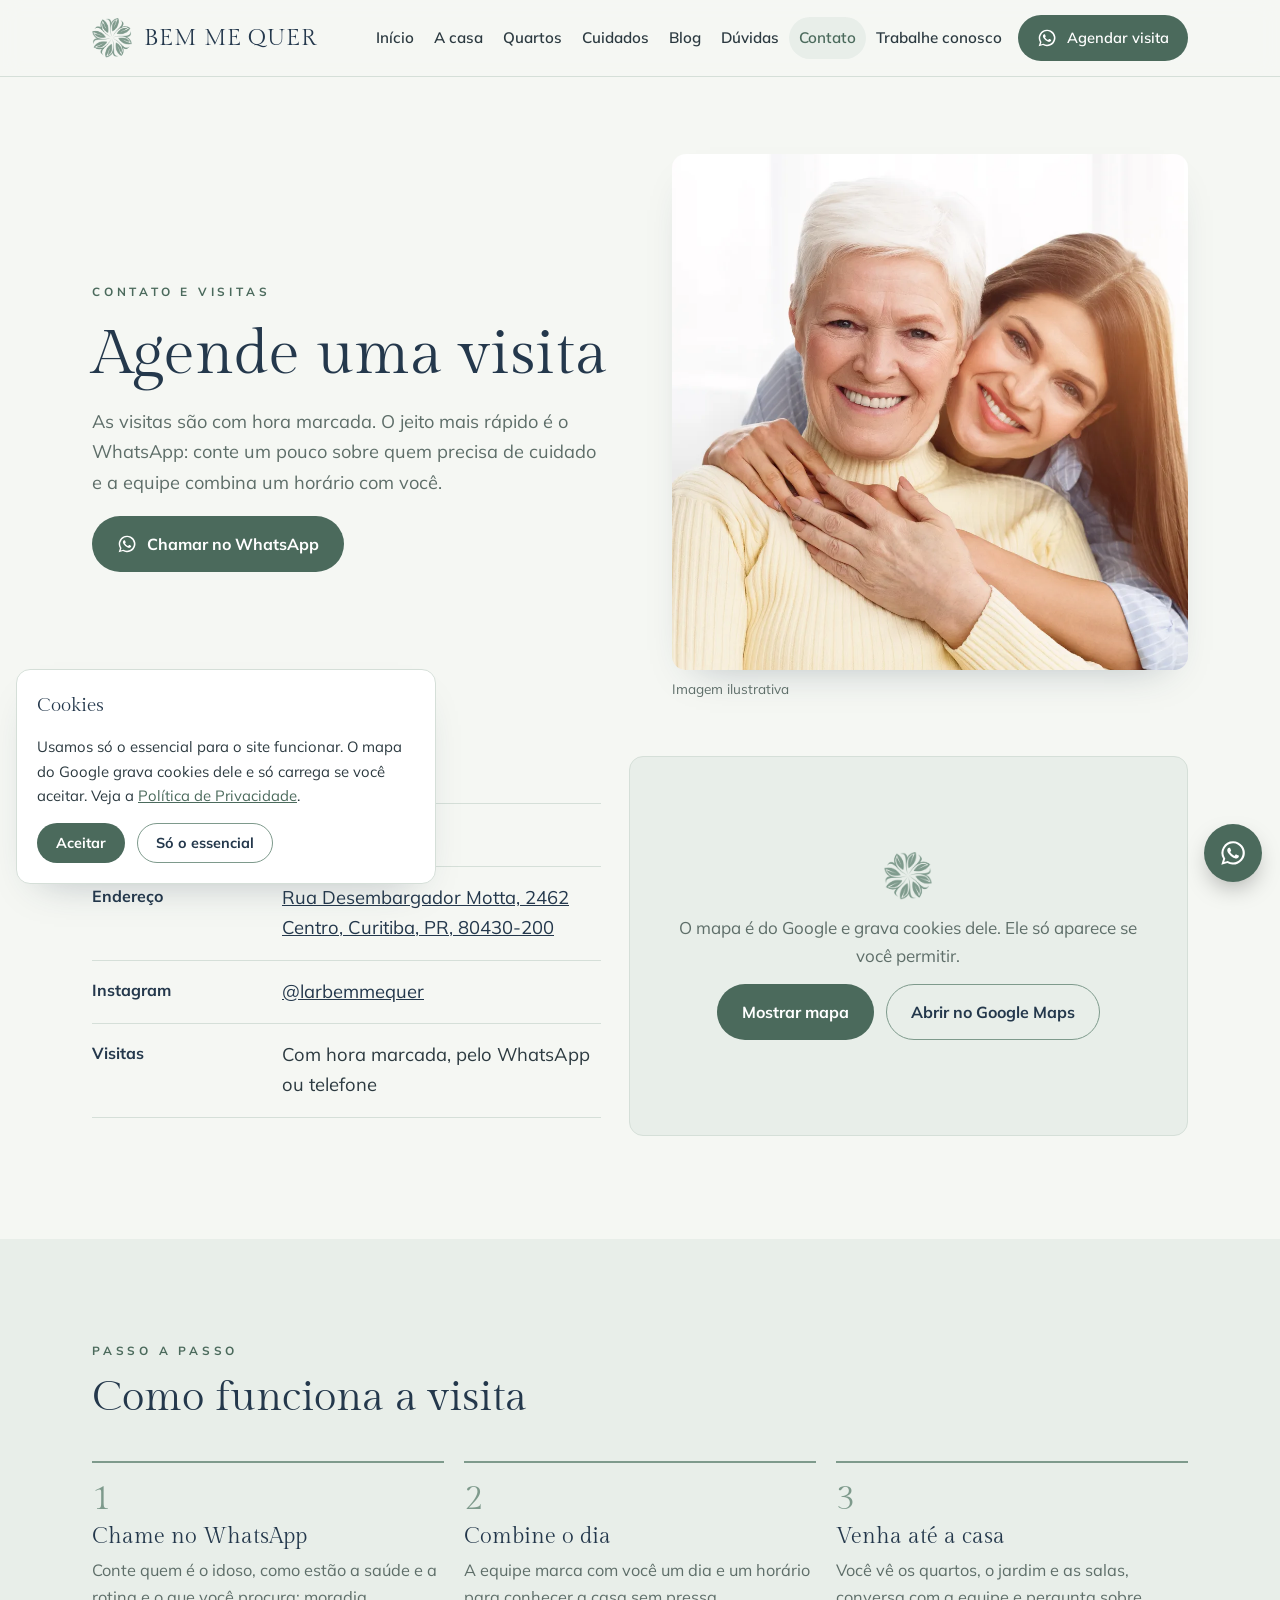
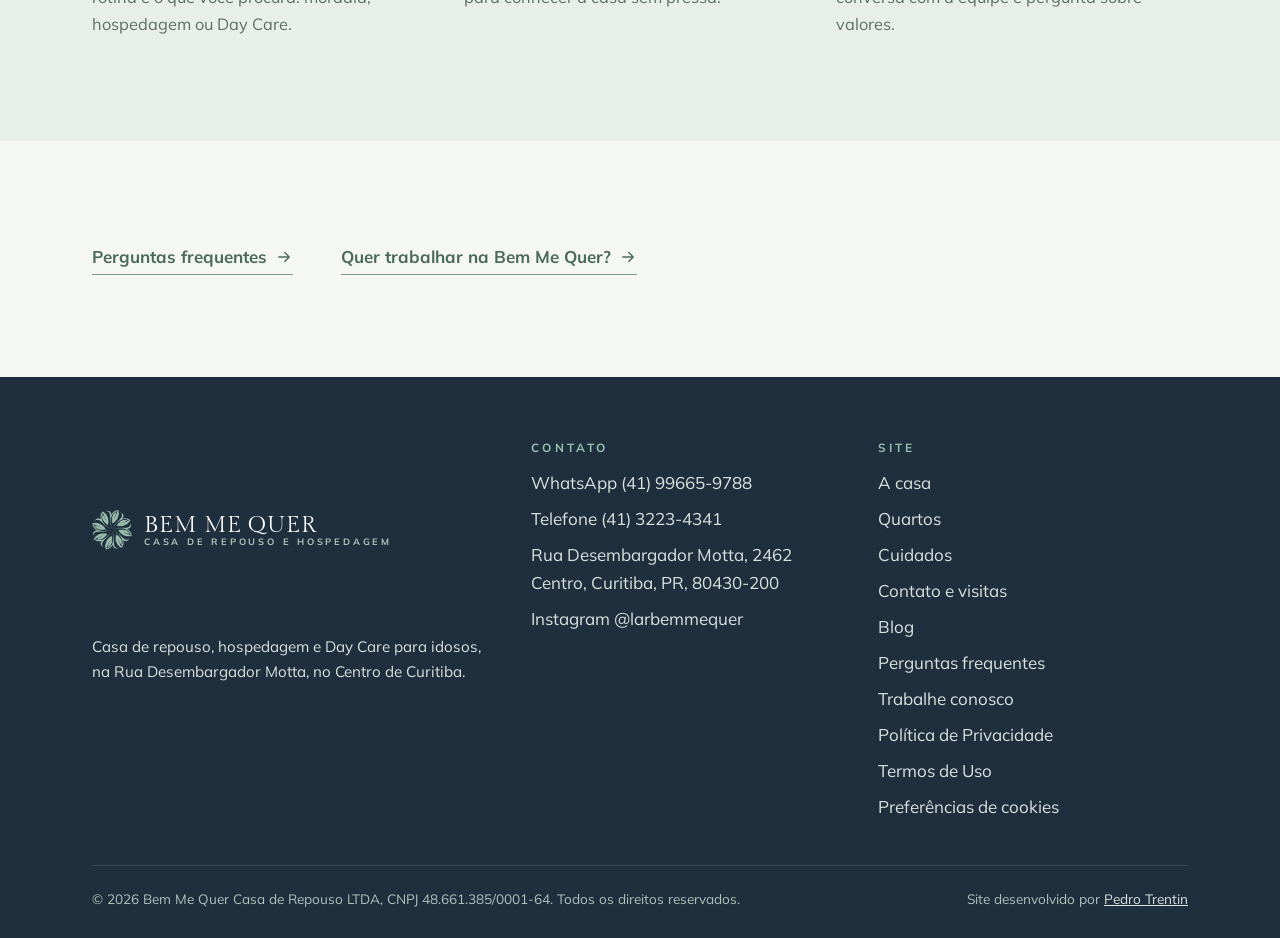
<file: contato.html>
<!doctype html><html lang="pt-BR"><head><meta charset="utf-8">
<meta name="viewport" content="width=device-width,initial-scale=1,viewport-fit=cover">
<title>Contato e visitas | Bem Me Quer</title><meta name="description" content="Rua Desembargador Motta, 2462, Centro, Curitiba. WhatsApp (41) 99665-9788. Visitas com hora marcada.">
<meta property="og:title" content="Contato e visitas | Bem Me Quer"><meta property="og:description" content="Rua Desembargador Motta, 2462, Centro, Curitiba. WhatsApp (41) 99665-9788. Visitas com hora marcada."><meta property="og:type" content="website"><meta property="og:locale" content="pt_BR">
<meta property="og:image" content="/img/sala-estar.webp"><meta name="theme-color" content="#7E9A8C">
<link rel="icon" type="image/png" href="/img/flor.png">
<link rel="preload" href="/assets/fonts/gilda-display-latin-400-normal.woff2" as="font" type="font/woff2" crossorigin>
<link rel="stylesheet" href="/assets/fonts.css"><link rel="stylesheet" href="/assets/site.css?v=202609271038">
<script type="application/ld+json">{"@context": "https://schema.org", "@type": "LocalBusiness", "name": "Bem Me Quer Casa de Repouso e Hospedagem", "telephone": "+55-41-99665-9788", "address": {"@type": "PostalAddress", "streetAddress": "Rua Desembargador Motta, 2462", "addressLocality": "Curitiba", "addressRegion": "PR", "postalCode": "80430-200", "addressCountry": "BR"}, "sameAs": ["https://www.instagram.com/larbemmequer/"]}</script>
</head><body><a class="skip" href="#conteudo" style="position:absolute;left:-999px">Pular para o conteúdo</a>
<header class="site-header"><div class="wrap hdr">
<a class="brand" href="/" aria-label="Bem Me Quer, página inicial"><span class="flor"></span><span class="brand-name"><b>BEM ME QUER</b><small>Casa de repouso e hospedagem</small></span></a>
<button class="menu-btn" type="button" aria-expanded="false" aria-controls="menu">Menu</button>
<nav class="nav" id="menu" aria-label="Principal"><a href="/" data-link="inicio">Início</a><a href="/a-casa" data-link="a-casa">A casa</a><a href="/quartos" data-link="quartos">Quartos</a><a href="/cuidados" data-link="cuidados">Cuidados</a><a href="/blog" data-link="blog">Blog</a><a href="/duvidas" data-link="duvidas">Dúvidas</a><a href="/contato" data-link="contato" aria-current="page">Contato</a><a href="/trabalhe-conosco" data-link="trabalhe-conosco">Trabalhe conosco</a><a class="btn btn-primary" href="https://wa.me/5541996659788?text=Ol%C3%A1%21%20Vi%20o%20site%20da%20Bem%20Me%20Quer%20e%20gostaria%20de%20mais%20informa%C3%A7%C3%B5es." target="_blank" rel="noopener"><svg viewBox="0 0 24 24" fill="currentColor" aria-hidden="true"><path d="M12.04 2a9.9 9.9 0 0 0-8.5 14.98L2 22l5.15-1.5A9.94 9.94 0 1 0 12.04 2Zm0 18.13a8.2 8.2 0 0 1-4.2-1.15l-.3-.18-3.05.9.9-2.97-.2-.31a8.2 8.2 0 1 1 6.85 3.71Zm4.5-6.14c-.25-.12-1.46-.72-1.69-.8-.23-.08-.39-.12-.55.12-.17.25-.64.8-.78.97-.14.16-.29.18-.53.06a6.7 6.7 0 0 1-3.34-2.92c-.25-.43.25-.4.72-1.34.08-.16.04-.3-.02-.43l-.75-1.8c-.2-.47-.4-.4-.55-.41h-.47a.9.9 0 0 0-.65.3 2.74 2.74 0 0 0-.86 2.04 4.76 4.76 0 0 0 1 2.53 10.9 10.9 0 0 0 4.18 3.69c1.55.67 2.16.73 2.94.61.47-.07 1.46-.6 1.66-1.18.2-.58.2-1.07.14-1.18-.06-.1-.22-.16-.47-.28Z"/></svg>Agendar visita</a></nav>
</div></header><main id="conteudo"><section class="page-head">
 <div class="wrap split">
  <div class="split-copy">
   <p class="eyebrow">Contato e visitas</p>
   <h1>Agende uma visita</h1>
   <p class="lead">As visitas são com hora marcada. O jeito mais rápido é o WhatsApp: conte um pouco sobre quem precisa de cuidado e a equipe combina um horário com você.</p>
   <div class="btn-row"><a class="btn btn-primary" href="https://wa.me/5541996659788?text=Ol%C3%A1%21%20Gostaria%20de%20agendar%20uma%20visita%20%C3%A0%20Bem%20Me%20Quer." target="_blank" rel="noopener"><svg viewBox="0 0 24 24" fill="currentColor" aria-hidden="true"><path d="M12.04 2a9.9 9.9 0 0 0-8.5 14.98L2 22l5.15-1.5A9.94 9.94 0 1 0 12.04 2Zm0 18.13a8.2 8.2 0 0 1-4.2-1.15l-.3-.18-3.05.9.9-2.97-.2-.31a8.2 8.2 0 1 1 6.85 3.71Zm4.5-6.14c-.25-.12-1.46-.72-1.69-.8-.23-.08-.39-.12-.55.12-.17.25-.64.8-.78.97-.14.16-.29.18-.53.06a6.7 6.7 0 0 1-3.34-2.92c-.25-.43.25-.4.72-1.34.08-.16.04-.3-.02-.43l-.75-1.8c-.2-.47-.4-.4-.55-.41h-.47a.9.9 0 0 0-.65.3 2.74 2.74 0 0 0-.86 2.04 4.76 4.76 0 0 0 1 2.53 10.9 10.9 0 0 0 4.18 3.69c1.55.67 2.16.73 2.94.61.47-.07 1.46-.6 1.66-1.18.2-.58.2-1.07.14-1.18-.06-.1-.22-.16-.47-.28Z"/></svg>Chamar no WhatsApp</a></div>
  </div>
  <figure class="split-media" style="--ar:1/1;margin:0"><img src="/img/stock-abraco.webp" alt="Filha abraçando a mãe"><figcaption class="credit">Imagem ilustrativa</figcaption></figure>
 </div>
</section>

<section class="section" style="padding-top:48px">
 <div class="wrap contact-grid">
  <dl class="spec contact-list">
   <div><dt>WhatsApp</dt><dd><a href="https://wa.me/5541996659788?text=Ol%C3%A1%21%20Vi%20o%20site%20da%20Bem%20Me%20Quer%20e%20gostaria%20de%20mais%20informa%C3%A7%C3%B5es." target="_blank" rel="noopener">(41) 99665-9788</a></dd></div>
   <div><dt>Telefone</dt><dd>(41) 3223-4341</dd></div>
   <div><dt>Endereço</dt><dd><a href="https://www.google.com/maps/search/?api=1&query=Rua%20Desembargador%20Motta%2C%202462%2C%20Centro%2C%20Curitiba%2C%20PR%2C%2080430-200" target="_blank" rel="noopener">Rua Desembargador Motta, 2462<br>Centro, Curitiba, PR, 80430-200</a></dd></div>
   <div><dt>Instagram</dt><dd><a href="https://www.instagram.com/larbemmequer/" target="_blank" rel="noopener">@larbemmequer</a></dd></div>
   <div><dt>Visitas</dt><dd>Com hora marcada, pelo WhatsApp ou telefone</dd></div>
  </dl>
  <div class="map" data-src="https://www.google.com/maps?q=Rua%20Desembargador%20Motta%2C%202462%2C%20Centro%2C%20Curitiba%2C%20PR%2C%2080430-200&output=embed"><div class="map-gate"><span class="flor"></span><p>O mapa é do Google e grava cookies dele. Ele só aparece se você permitir.</p><div class="btn-row" style="justify-content:center"><button class="btn btn-primary" type="button" data-show-map>Mostrar mapa</button><a class="btn btn-ghost" href="https://www.google.com/maps/search/?api=1&query=Rua%20Desembargador%20Motta%2C%202462%2C%20Centro%2C%20Curitiba%2C%20PR%2C%2080430-200" target="_blank" rel="noopener">Abrir no Google Maps</a></div></div></div>
 </div>
</section>

<section class="section alt">
 <div class="wrap">
  <div class="sec-head"><p class="eyebrow">Passo a passo</p><h2>Como funciona a visita</h2></div>
  <ol class="steps">
   <li><h3>Chame no WhatsApp</h3><p>Conte quem é o idoso, como estão a saúde e a rotina e o que você procura: moradia, hospedagem ou Day Care.</p></li>
   <li><h3>Combine o dia</h3><p>A equipe marca com você um dia e um horário para conhecer a casa sem pressa.</p></li>
   <li><h3>Venha até a casa</h3><p>Você vê os quartos, o jardim e as salas, conversa com a equipe e pergunta sobre valores.</p></li>
  </ol>
 </div>
</section>

<section class="section">
 <div class="wrap links-row">
  <a class="link-arrow" href="/duvidas">Perguntas frequentes <svg viewBox="0 0 24 24" fill="none" stroke="currentColor" stroke-width="1.8" stroke-linecap="round" stroke-linejoin="round" aria-hidden="true"><path d="M5 12h14M13 6l6 6-6 6"/></svg></a>
  <a class="link-arrow" href="/trabalhe-conosco">Quer trabalhar na Bem Me Quer? <svg viewBox="0 0 24 24" fill="none" stroke="currentColor" stroke-width="1.8" stroke-linecap="round" stroke-linejoin="round" aria-hidden="true"><path d="M5 12h14M13 6l6 6-6 6"/></svg></a>
 </div>
</section>
</main><footer class="site-footer"><div class="wrap">
<div class="ft">
 <div class="stack" style="gap:16px">
  <a class="brand" href="/"><span class="flor"></span><span class="brand-name"><b>BEM ME QUER</b><small>Casa de repouso e hospedagem</small></span></a>
  <p>Casa de repouso, hospedagem e Day Care para idosos, na Rua Desembargador Motta, no Centro de Curitiba.</p>
 </div>
 <div><h3>Contato</h3><ul>
  <li><a href="https://wa.me/5541996659788?text=Ol%C3%A1%21%20Vi%20o%20site%20da%20Bem%20Me%20Quer%20e%20gostaria%20de%20mais%20informa%C3%A7%C3%B5es." target="_blank" rel="noopener">WhatsApp (41) 99665-9788</a></li>
  <li>Telefone (41) 3223-4341</li>
  <li><a href="https://www.google.com/maps/search/?api=1&query=Rua%20Desembargador%20Motta%2C%202462%2C%20Centro%2C%20Curitiba%2C%20PR%2C%2080430-200" target="_blank" rel="noopener">Rua Desembargador Motta, 2462<br>Centro, Curitiba, PR, 80430-200</a></li>
  <li><a href="https://www.instagram.com/larbemmequer/" target="_blank" rel="noopener">Instagram @larbemmequer</a></li>
 </ul></div>
 <div><h3>Site</h3><ul>
  <li><a href="/a-casa">A casa</a></li><li><a href="/quartos">Quartos</a></li><li><a href="/cuidados">Cuidados</a></li><li><a href="/contato">Contato e visitas</a></li><li><a href="/blog">Blog</a></li><li><a href="/duvidas">Perguntas frequentes</a></li><li><a href="/trabalhe-conosco">Trabalhe conosco</a></li>
  <li><a href="/privacidade">Política de Privacidade</a></li><li><a href="/termos">Termos de Uso</a></li>
  <li><button class="linkbtn" type="button" data-cookie-prefs>Preferências de cookies</button></li>
 </ul></div>
</div>
<div class="ft-bottom"><span>© <span data-year>2026</span> Bem Me Quer Casa de Repouso LTDA, CNPJ 48.661.385/0001-64. Todos os direitos reservados.</span><span>Site desenvolvido por <a href="https://www.instagram.com/ph.trentin/" target="_blank" rel="noopener">Pedro Trentin</a></span></div>
</div></footer>
<a class="wa-float" href="https://wa.me/5541996659788?text=Ol%C3%A1%21%20Vi%20o%20site%20da%20Bem%20Me%20Quer%20e%20gostaria%20de%20mais%20informa%C3%A7%C3%B5es." target="_blank" rel="noopener" aria-label="Conversar no WhatsApp"><svg viewBox="0 0 24 24" fill="currentColor" aria-hidden="true"><path d="M12.04 2a9.9 9.9 0 0 0-8.5 14.98L2 22l5.15-1.5A9.94 9.94 0 1 0 12.04 2Zm0 18.13a8.2 8.2 0 0 1-4.2-1.15l-.3-.18-3.05.9.9-2.97-.2-.31a8.2 8.2 0 1 1 6.85 3.71Zm4.5-6.14c-.25-.12-1.46-.72-1.69-.8-.23-.08-.39-.12-.55.12-.17.25-.64.8-.78.97-.14.16-.29.18-.53.06a6.7 6.7 0 0 1-3.34-2.92c-.25-.43.25-.4.72-1.34.08-.16.04-.3-.02-.43l-.75-1.8c-.2-.47-.4-.4-.55-.41h-.47a.9.9 0 0 0-.65.3 2.74 2.74 0 0 0-.86 2.04 4.76 4.76 0 0 0 1 2.53 10.9 10.9 0 0 0 4.18 3.69c1.55.67 2.16.73 2.94.61.47-.07 1.46-.6 1.66-1.18.2-.58.2-1.07.14-1.18-.06-.1-.22-.16-.47-.28Z"/></svg></a>
<div class="cookie" id="cookie" role="dialog" aria-label="Aviso de cookies" hidden>
 <b>Cookies</b>
 <p>Usamos só o essencial para o site funcionar. O mapa do Google grava cookies dele e só carrega se você aceitar. Veja a <a href="/privacidade">Política de Privacidade</a>.</p>
 <div class="btn-row"><button class="btn btn-primary" type="button" data-accept>Aceitar</button><button class="btn btn-ghost" type="button" data-essential>Só o essencial</button></div>
</div><script src="/assets/site.js?v=202609271038"></script></body></html>
</file>
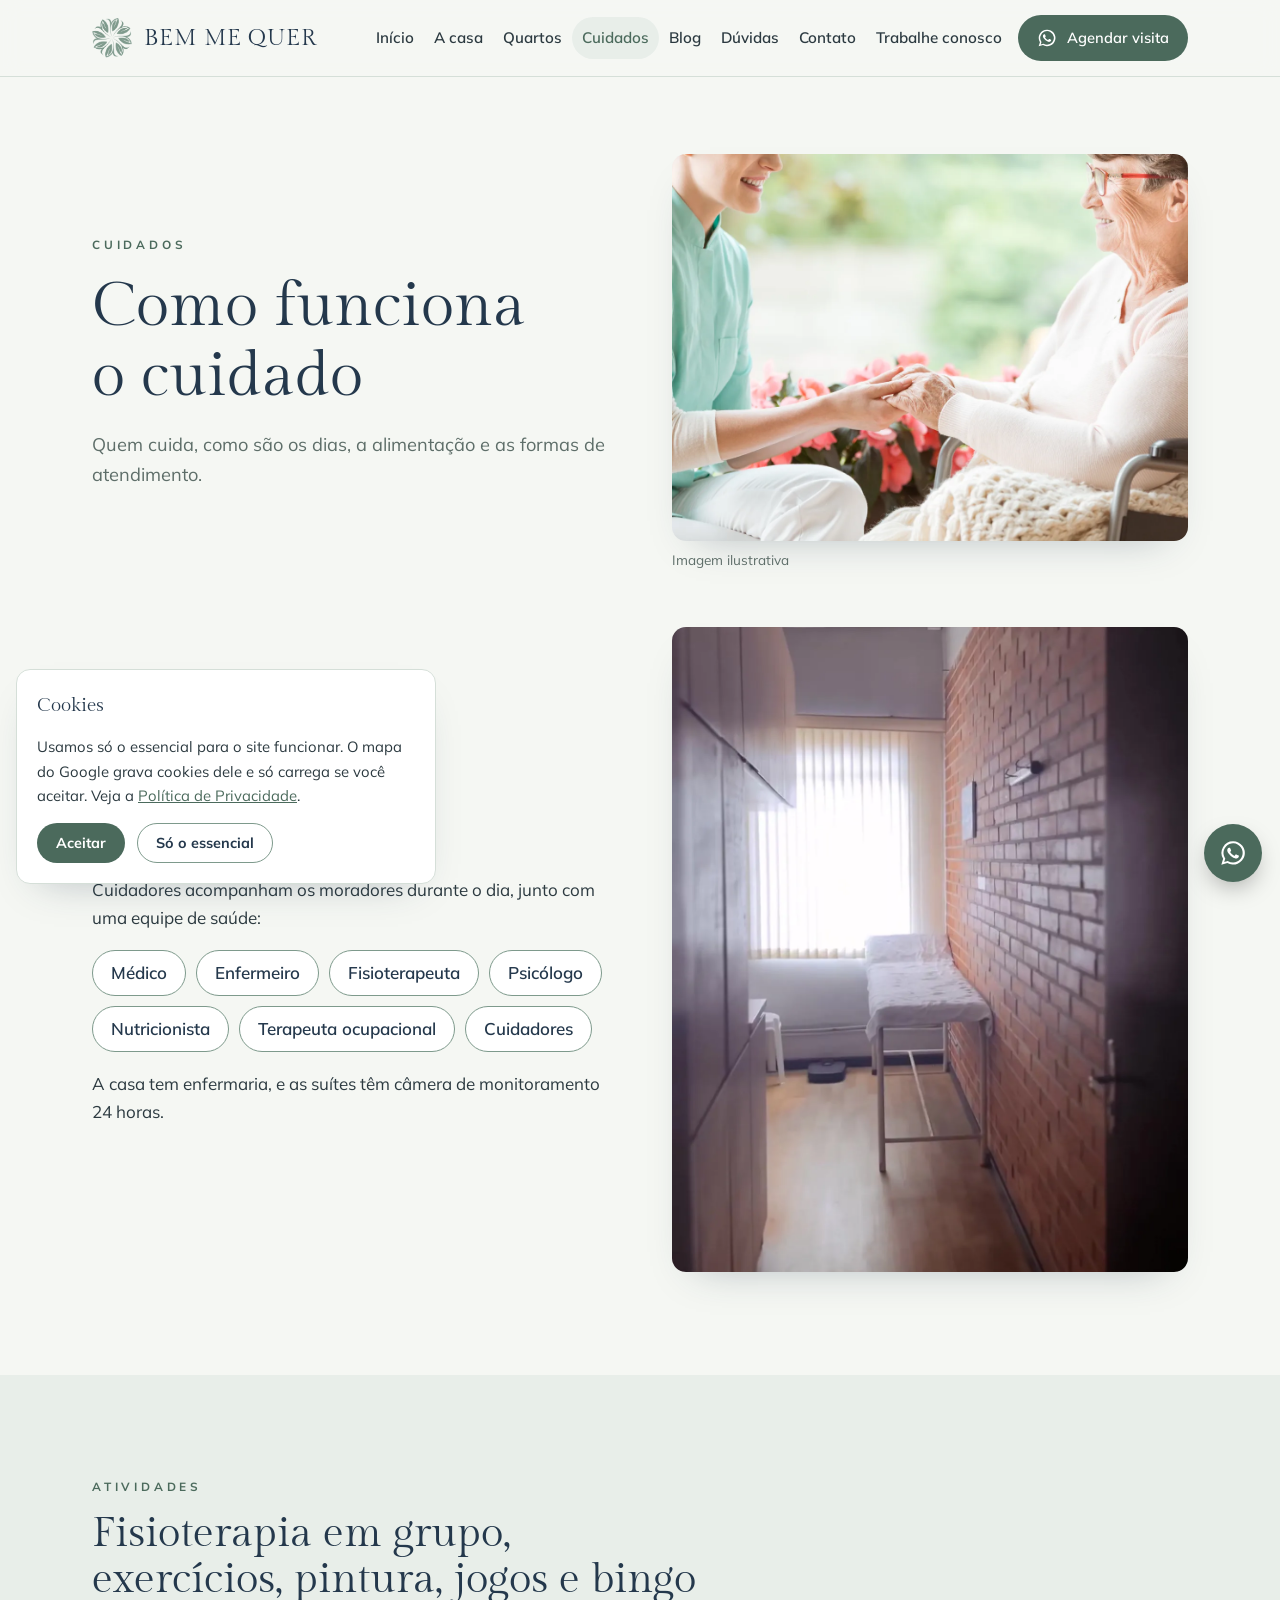
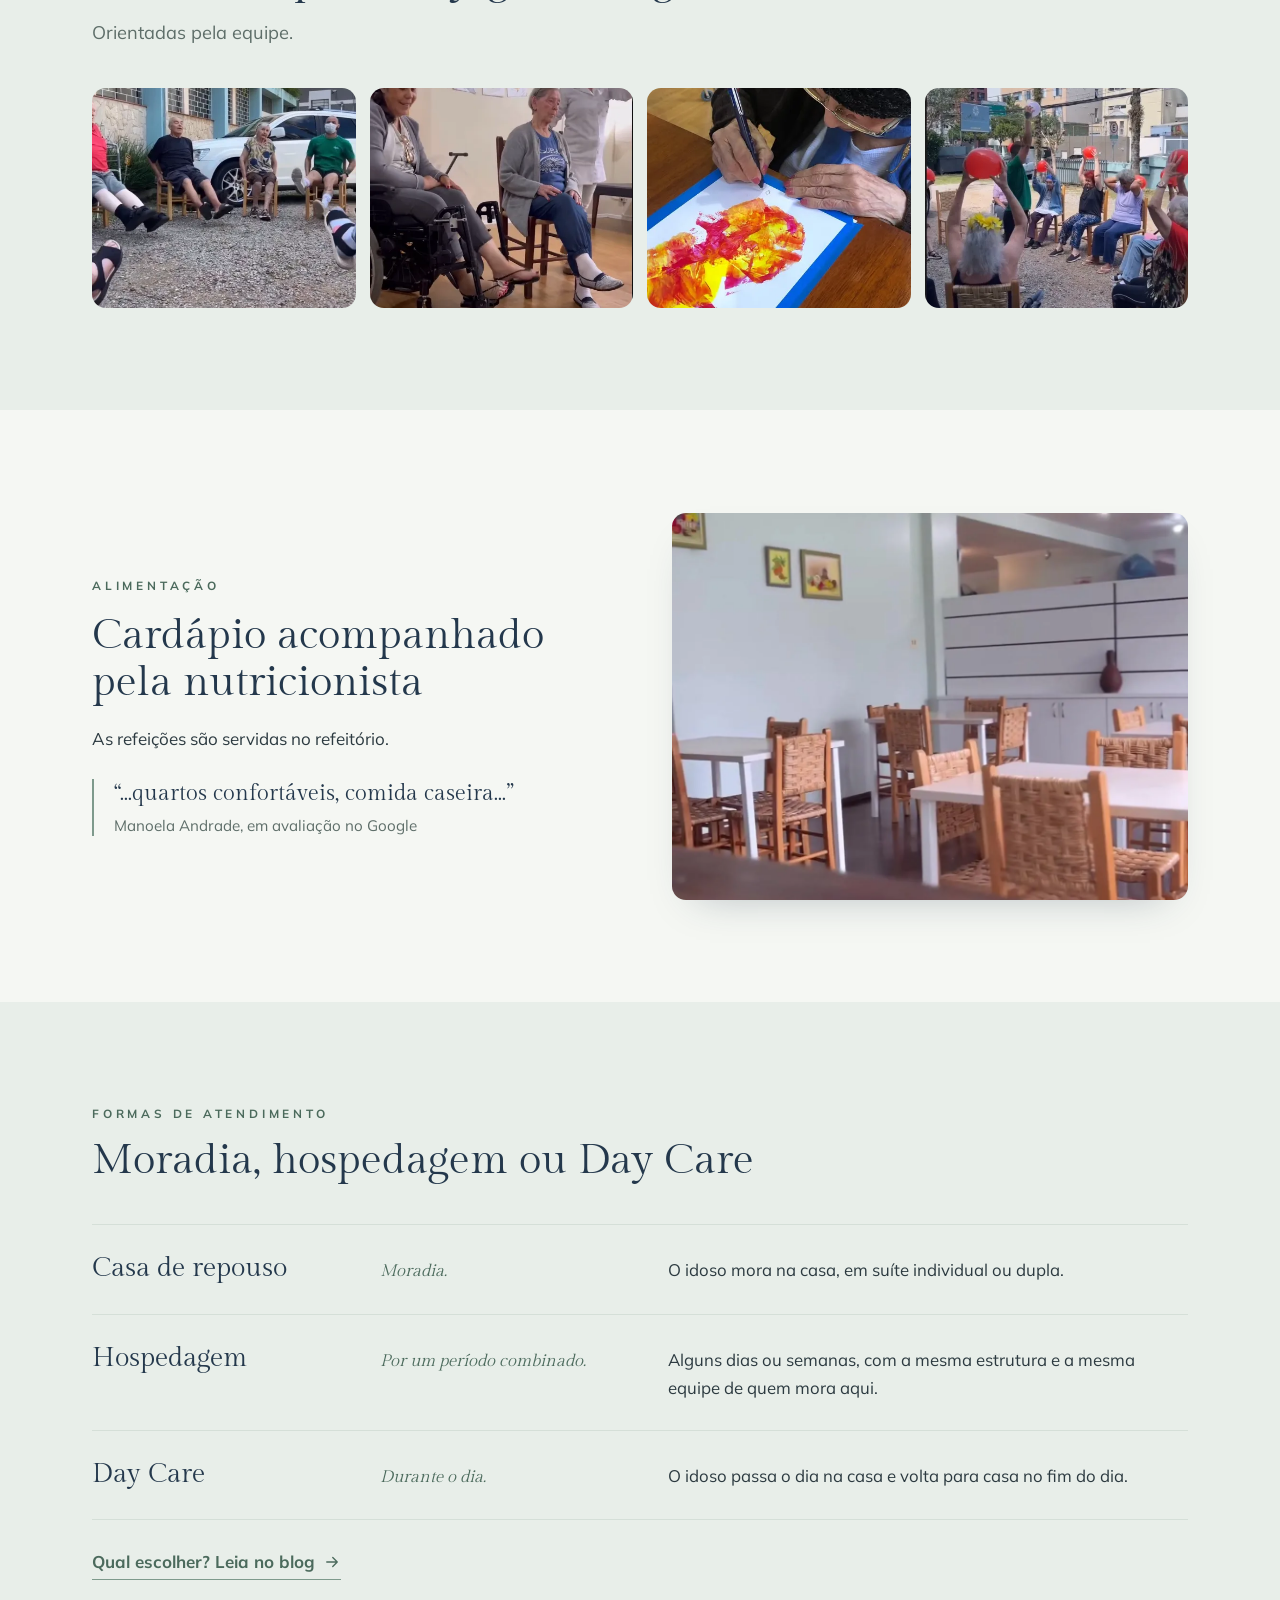
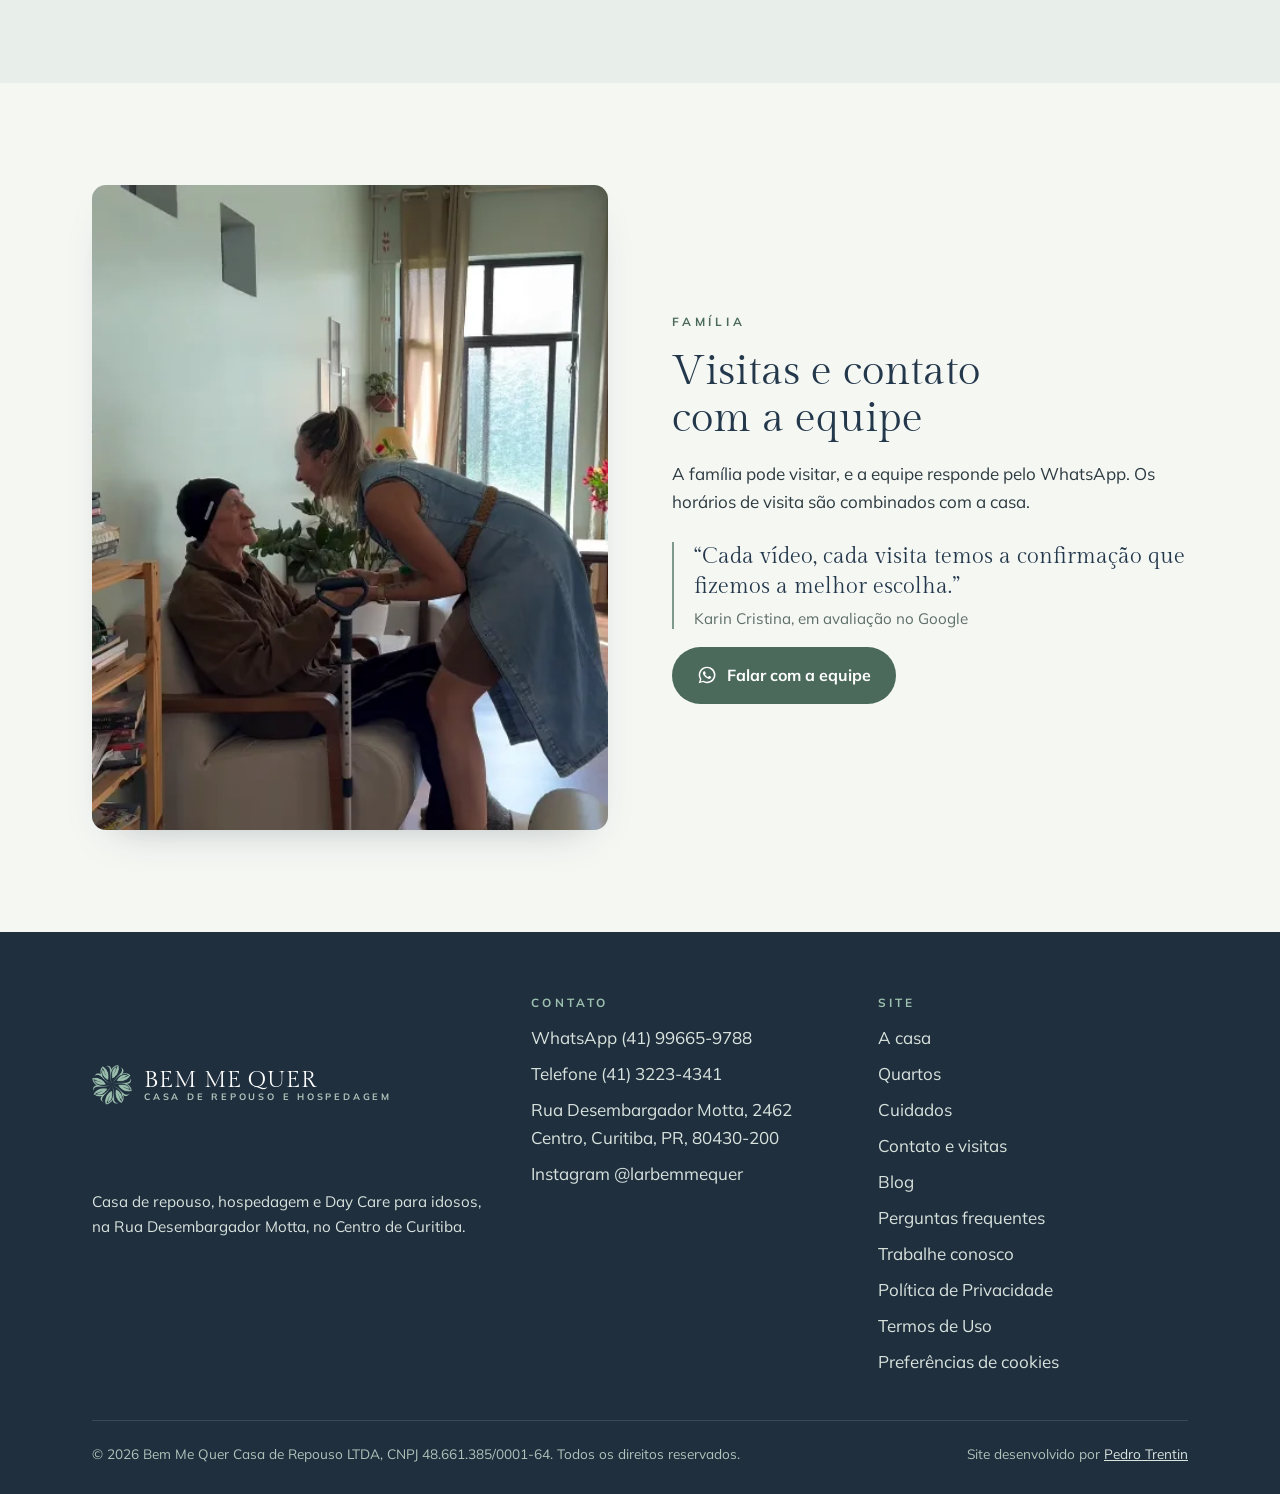
<file: cuidados.html>
<!doctype html><html lang="pt-BR"><head><meta charset="utf-8">
<meta name="viewport" content="width=device-width,initial-scale=1,viewport-fit=cover">
<title>Cuidados e rotina | Bem Me Quer</title><meta name="description" content="Equipe com médico, enfermeiro, fisioterapeuta, psicólogo, nutricionista, terapeuta ocupacional e cuidadores. Moradia, hospedagem e Day Care.">
<meta property="og:title" content="Cuidados e rotina | Bem Me Quer"><meta property="og:description" content="Equipe com médico, enfermeiro, fisioterapeuta, psicólogo, nutricionista, terapeuta ocupacional e cuidadores. Moradia, hospedagem e Day Care."><meta property="og:type" content="website"><meta property="og:locale" content="pt_BR">
<meta property="og:image" content="/img/sala-estar.webp"><meta name="theme-color" content="#7E9A8C">
<link rel="icon" type="image/png" href="/img/flor.png">
<link rel="preload" href="/assets/fonts/gilda-display-latin-400-normal.woff2" as="font" type="font/woff2" crossorigin>
<link rel="stylesheet" href="/assets/fonts.css"><link rel="stylesheet" href="/assets/site.css?v=202609271038">
<script type="application/ld+json">{"@context": "https://schema.org", "@type": "LocalBusiness", "name": "Bem Me Quer Casa de Repouso e Hospedagem", "telephone": "+55-41-99665-9788", "address": {"@type": "PostalAddress", "streetAddress": "Rua Desembargador Motta, 2462", "addressLocality": "Curitiba", "addressRegion": "PR", "postalCode": "80430-200", "addressCountry": "BR"}, "sameAs": ["https://www.instagram.com/larbemmequer/"]}</script>
</head><body><a class="skip" href="#conteudo" style="position:absolute;left:-999px">Pular para o conteúdo</a>
<header class="site-header"><div class="wrap hdr">
<a class="brand" href="/" aria-label="Bem Me Quer, página inicial"><span class="flor"></span><span class="brand-name"><b>BEM ME QUER</b><small>Casa de repouso e hospedagem</small></span></a>
<button class="menu-btn" type="button" aria-expanded="false" aria-controls="menu">Menu</button>
<nav class="nav" id="menu" aria-label="Principal"><a href="/" data-link="inicio">Início</a><a href="/a-casa" data-link="a-casa">A casa</a><a href="/quartos" data-link="quartos">Quartos</a><a href="/cuidados" data-link="cuidados" aria-current="page">Cuidados</a><a href="/blog" data-link="blog">Blog</a><a href="/duvidas" data-link="duvidas">Dúvidas</a><a href="/contato" data-link="contato">Contato</a><a href="/trabalhe-conosco" data-link="trabalhe-conosco">Trabalhe conosco</a><a class="btn btn-primary" href="https://wa.me/5541996659788?text=Ol%C3%A1%21%20Vi%20o%20site%20da%20Bem%20Me%20Quer%20e%20gostaria%20de%20mais%20informa%C3%A7%C3%B5es." target="_blank" rel="noopener"><svg viewBox="0 0 24 24" fill="currentColor" aria-hidden="true"><path d="M12.04 2a9.9 9.9 0 0 0-8.5 14.98L2 22l5.15-1.5A9.94 9.94 0 1 0 12.04 2Zm0 18.13a8.2 8.2 0 0 1-4.2-1.15l-.3-.18-3.05.9.9-2.97-.2-.31a8.2 8.2 0 1 1 6.85 3.71Zm4.5-6.14c-.25-.12-1.46-.72-1.69-.8-.23-.08-.39-.12-.55.12-.17.25-.64.8-.78.97-.14.16-.29.18-.53.06a6.7 6.7 0 0 1-3.34-2.92c-.25-.43.25-.4.72-1.34.08-.16.04-.3-.02-.43l-.75-1.8c-.2-.47-.4-.4-.55-.41h-.47a.9.9 0 0 0-.65.3 2.74 2.74 0 0 0-.86 2.04 4.76 4.76 0 0 0 1 2.53 10.9 10.9 0 0 0 4.18 3.69c1.55.67 2.16.73 2.94.61.47-.07 1.46-.6 1.66-1.18.2-.58.2-1.07.14-1.18-.06-.1-.22-.16-.47-.28Z"/></svg>Agendar visita</a></nav>
</div></header><main id="conteudo"><section class="page-head">
 <div class="wrap split">
  <div class="split-copy">
   <p class="eyebrow">Cuidados</p>
   <h1>Como funciona o cuidado</h1>
   <p class="lead">Quem cuida, como são os dias, a alimentação e as formas de atendimento.</p>
  </div>
  <figure class="split-media" style="--ar:4/3;margin:0"><img src="/img/stock-maos.webp" alt="Cuidadora segurando as mãos de uma senhora"><figcaption class="credit">Imagem ilustrativa</figcaption></figure>
 </div>
</section>

<section class="section" style="padding-top:48px">
 <div class="wrap split">
  <div class="split-copy">
   <p class="eyebrow">Equipe</p>
   <h2>Quem cuida</h2>
   <p>Cuidadores acompanham os moradores durante o dia, junto com uma equipe de saúde:</p>
   <div class="team">
    <span>Médico</span><span>Enfermeiro</span><span>Fisioterapeuta</span><span>Psicólogo</span><span>Nutricionista</span><span>Terapeuta ocupacional</span><span>Cuidadores</span>
   </div>
   <p>A casa tem enfermaria, e as suítes têm câmera de monitoramento 24 horas.</p>
  </div>
  <div class="split-media" style="aspect-ratio:4/5"><img src="/img/enfermaria.webp" alt="Enfermaria da casa" loading="lazy"></div>
 </div>
</section>

<section class="section alt">
 <div class="wrap">
  <div class="sec-head">
   <p class="eyebrow">Atividades</p>
   <h2>Fisioterapia em grupo, exercícios, pintura, jogos e bingo</h2>
   <p class="lead">Orientadas pela equipe.</p>
  </div>
  <div class="details">
   <figure><img src="/img/ativ-externa.webp" alt="Atividade com moradores na área externa" loading="lazy"></figure>
   <figure><img src="/img/ativ-fisio.webp" alt="Fisioterapia em grupo" loading="lazy"></figure>
   <figure><img src="/img/ativ-pintura.webp" alt="Moradora pintando" loading="lazy"></figure>
   <figure><img src="/img/ativ-bolas.webp" alt="Atividade em grupo" loading="lazy"></figure>
  </div>
 </div>
</section>

<section class="section">
 <div class="wrap split rev">
  <div class="split-media" style="aspect-ratio:4/3"><img src="/img/refeitorio.webp" alt="Refeitório" loading="lazy"></div>
  <div class="split-copy">
   <p class="eyebrow">Alimentação</p>
   <h2>Cardápio acompanhado pela nutricionista</h2>
   <p>As refeições são servidas no refeitório.</p>
   <blockquote class="pull">“...quartos confortáveis, comida caseira...”<cite>Manoela Andrade, em avaliação no Google</cite></blockquote>
  </div>
 </div>
</section>

<section class="section alt">
 <div class="wrap">
  <div class="sec-head">
   <p class="eyebrow">Formas de atendimento</p>
   <h2>Moradia, hospedagem ou Day Care</h2>
  </div>
  <div class="rows">
   <div class="row"><h3>Casa de repouso</h3><p class="row-for">Moradia.</p><p>O idoso mora na casa, em suíte individual ou dupla.</p></div>
   <div class="row"><h3>Hospedagem</h3><p class="row-for">Por um período combinado.</p><p>Alguns dias ou semanas, com a mesma estrutura e a mesma equipe de quem mora aqui.</p></div>
   <div class="row"><h3>Day Care</h3><p class="row-for">Durante o dia.</p><p>O idoso passa o dia na casa e volta para casa no fim do dia.</p></div>
  </div>
  <p style="margin-top:28px"><a class="link-arrow" href="/blog/casa-de-repouso-hospedagem-ou-day-care">Qual escolher? Leia no blog <svg viewBox="0 0 24 24" fill="none" stroke="currentColor" stroke-width="1.8" stroke-linecap="round" stroke-linejoin="round" aria-hidden="true"><path d="M5 12h14M13 6l6 6-6 6"/></svg></a></p>
 </div>
</section>

<section class="section">
 <div class="wrap split">
  <div class="split-media" style="aspect-ratio:4/5"><img src="/img/conv-visita.webp" alt="Visita a um morador" loading="lazy"></div>
  <div class="split-copy">
   <p class="eyebrow">Família</p>
   <h2>Visitas e contato com a equipe</h2>
   <p>A família pode visitar, e a equipe responde pelo WhatsApp. Os horários de visita são combinados com a casa.</p>
   <blockquote class="pull">“Cada vídeo, cada visita temos a confirmação que fizemos a melhor escolha.”<cite>Karin Cristina, em avaliação no Google</cite></blockquote>
   <p><a class="btn btn-primary" href="https://wa.me/5541996659788?text=Ol%C3%A1%21%20Tenho%20algumas%20d%C3%BAvidas%20sobre%20o%20cuidado%20na%20Bem%20Me%20Quer." target="_blank" rel="noopener"><svg viewBox="0 0 24 24" fill="currentColor" aria-hidden="true"><path d="M12.04 2a9.9 9.9 0 0 0-8.5 14.98L2 22l5.15-1.5A9.94 9.94 0 1 0 12.04 2Zm0 18.13a8.2 8.2 0 0 1-4.2-1.15l-.3-.18-3.05.9.9-2.97-.2-.31a8.2 8.2 0 1 1 6.85 3.71Zm4.5-6.14c-.25-.12-1.46-.72-1.69-.8-.23-.08-.39-.12-.55.12-.17.25-.64.8-.78.97-.14.16-.29.18-.53.06a6.7 6.7 0 0 1-3.34-2.92c-.25-.43.25-.4.72-1.34.08-.16.04-.3-.02-.43l-.75-1.8c-.2-.47-.4-.4-.55-.41h-.47a.9.9 0 0 0-.65.3 2.74 2.74 0 0 0-.86 2.04 4.76 4.76 0 0 0 1 2.53 10.9 10.9 0 0 0 4.18 3.69c1.55.67 2.16.73 2.94.61.47-.07 1.46-.6 1.66-1.18.2-.58.2-1.07.14-1.18-.06-.1-.22-.16-.47-.28Z"/></svg>Falar com a equipe</a></p>
  </div>
 </div>
</section>
</main><footer class="site-footer"><div class="wrap">
<div class="ft">
 <div class="stack" style="gap:16px">
  <a class="brand" href="/"><span class="flor"></span><span class="brand-name"><b>BEM ME QUER</b><small>Casa de repouso e hospedagem</small></span></a>
  <p>Casa de repouso, hospedagem e Day Care para idosos, na Rua Desembargador Motta, no Centro de Curitiba.</p>
 </div>
 <div><h3>Contato</h3><ul>
  <li><a href="https://wa.me/5541996659788?text=Ol%C3%A1%21%20Vi%20o%20site%20da%20Bem%20Me%20Quer%20e%20gostaria%20de%20mais%20informa%C3%A7%C3%B5es." target="_blank" rel="noopener">WhatsApp (41) 99665-9788</a></li>
  <li>Telefone (41) 3223-4341</li>
  <li><a href="https://www.google.com/maps/search/?api=1&query=Rua%20Desembargador%20Motta%2C%202462%2C%20Centro%2C%20Curitiba%2C%20PR%2C%2080430-200" target="_blank" rel="noopener">Rua Desembargador Motta, 2462<br>Centro, Curitiba, PR, 80430-200</a></li>
  <li><a href="https://www.instagram.com/larbemmequer/" target="_blank" rel="noopener">Instagram @larbemmequer</a></li>
 </ul></div>
 <div><h3>Site</h3><ul>
  <li><a href="/a-casa">A casa</a></li><li><a href="/quartos">Quartos</a></li><li><a href="/cuidados">Cuidados</a></li><li><a href="/contato">Contato e visitas</a></li><li><a href="/blog">Blog</a></li><li><a href="/duvidas">Perguntas frequentes</a></li><li><a href="/trabalhe-conosco">Trabalhe conosco</a></li>
  <li><a href="/privacidade">Política de Privacidade</a></li><li><a href="/termos">Termos de Uso</a></li>
  <li><button class="linkbtn" type="button" data-cookie-prefs>Preferências de cookies</button></li>
 </ul></div>
</div>
<div class="ft-bottom"><span>© <span data-year>2026</span> Bem Me Quer Casa de Repouso LTDA, CNPJ 48.661.385/0001-64. Todos os direitos reservados.</span><span>Site desenvolvido por <a href="https://www.instagram.com/ph.trentin/" target="_blank" rel="noopener">Pedro Trentin</a></span></div>
</div></footer>
<a class="wa-float" href="https://wa.me/5541996659788?text=Ol%C3%A1%21%20Vi%20o%20site%20da%20Bem%20Me%20Quer%20e%20gostaria%20de%20mais%20informa%C3%A7%C3%B5es." target="_blank" rel="noopener" aria-label="Conversar no WhatsApp"><svg viewBox="0 0 24 24" fill="currentColor" aria-hidden="true"><path d="M12.04 2a9.9 9.9 0 0 0-8.5 14.98L2 22l5.15-1.5A9.94 9.94 0 1 0 12.04 2Zm0 18.13a8.2 8.2 0 0 1-4.2-1.15l-.3-.18-3.05.9.9-2.97-.2-.31a8.2 8.2 0 1 1 6.85 3.71Zm4.5-6.14c-.25-.12-1.46-.72-1.69-.8-.23-.08-.39-.12-.55.12-.17.25-.64.8-.78.97-.14.16-.29.18-.53.06a6.7 6.7 0 0 1-3.34-2.92c-.25-.43.25-.4.72-1.34.08-.16.04-.3-.02-.43l-.75-1.8c-.2-.47-.4-.4-.55-.41h-.47a.9.9 0 0 0-.65.3 2.74 2.74 0 0 0-.86 2.04 4.76 4.76 0 0 0 1 2.53 10.9 10.9 0 0 0 4.18 3.69c1.55.67 2.16.73 2.94.61.47-.07 1.46-.6 1.66-1.18.2-.58.2-1.07.14-1.18-.06-.1-.22-.16-.47-.28Z"/></svg></a>
<div class="cookie" id="cookie" role="dialog" aria-label="Aviso de cookies" hidden>
 <b>Cookies</b>
 <p>Usamos só o essencial para o site funcionar. O mapa do Google grava cookies dele e só carrega se você aceitar. Veja a <a href="/privacidade">Política de Privacidade</a>.</p>
 <div class="btn-row"><button class="btn btn-primary" type="button" data-accept>Aceitar</button><button class="btn btn-ghost" type="button" data-essential>Só o essencial</button></div>
</div><script src="/assets/site.js?v=202609271038"></script></body></html>
</file>
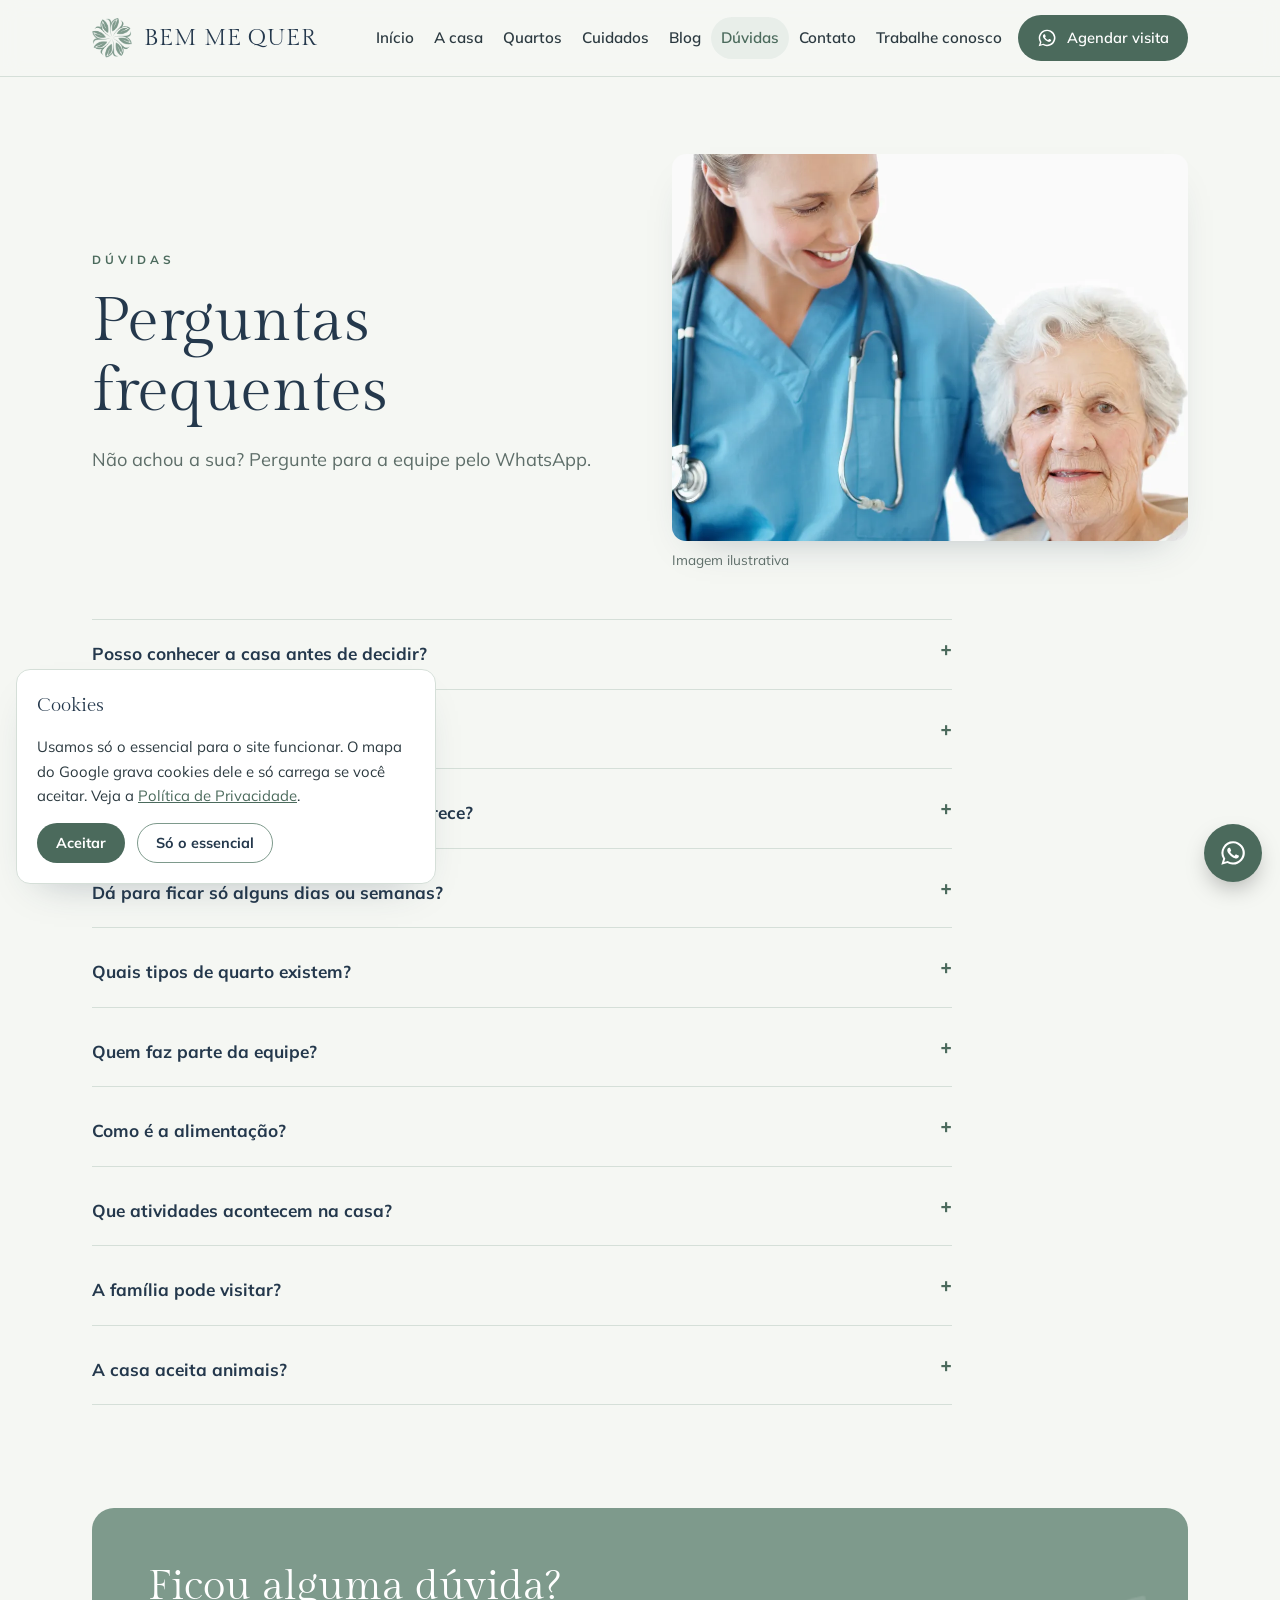
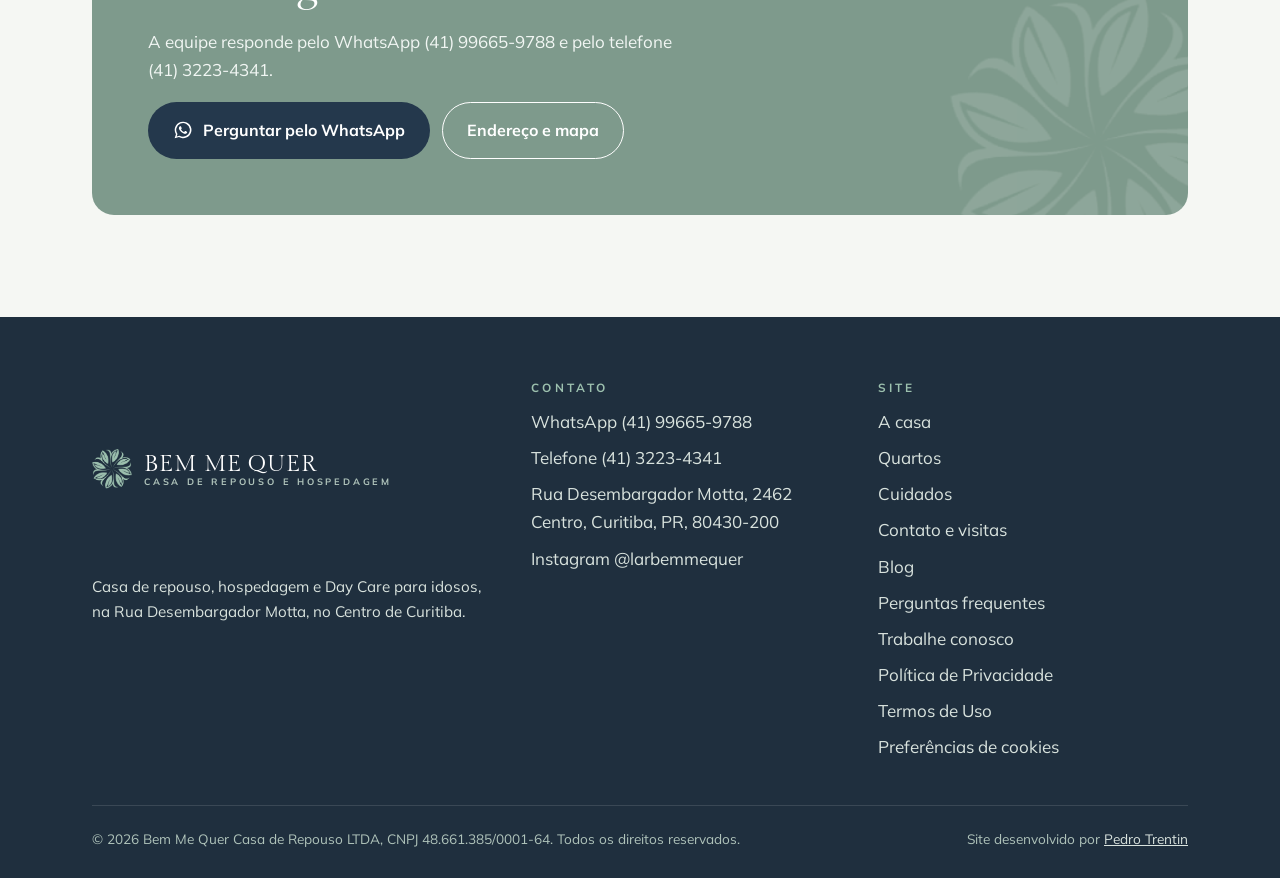
<file: duvidas.html>
<!doctype html><html lang="pt-BR"><head><meta charset="utf-8">
<meta name="viewport" content="width=device-width,initial-scale=1,viewport-fit=cover">
<title>Perguntas frequentes | Bem Me Quer</title><meta name="description" content="Valores, visitas, quartos, equipe, alimentação e formas de atendimento da Bem Me Quer.">
<meta property="og:title" content="Perguntas frequentes | Bem Me Quer"><meta property="og:description" content="Valores, visitas, quartos, equipe, alimentação e formas de atendimento da Bem Me Quer."><meta property="og:type" content="website"><meta property="og:locale" content="pt_BR">
<meta property="og:image" content="/img/sala-estar.webp"><meta name="theme-color" content="#7E9A8C">
<link rel="icon" type="image/png" href="/img/flor.png">
<link rel="preload" href="/assets/fonts/gilda-display-latin-400-normal.woff2" as="font" type="font/woff2" crossorigin>
<link rel="stylesheet" href="/assets/fonts.css"><link rel="stylesheet" href="/assets/site.css?v=202609271038">
<script type="application/ld+json">{"@context": "https://schema.org", "@type": "LocalBusiness", "name": "Bem Me Quer Casa de Repouso e Hospedagem", "telephone": "+55-41-99665-9788", "address": {"@type": "PostalAddress", "streetAddress": "Rua Desembargador Motta, 2462", "addressLocality": "Curitiba", "addressRegion": "PR", "postalCode": "80430-200", "addressCountry": "BR"}, "sameAs": ["https://www.instagram.com/larbemmequer/"]}</script>
</head><body><a class="skip" href="#conteudo" style="position:absolute;left:-999px">Pular para o conteúdo</a>
<header class="site-header"><div class="wrap hdr">
<a class="brand" href="/" aria-label="Bem Me Quer, página inicial"><span class="flor"></span><span class="brand-name"><b>BEM ME QUER</b><small>Casa de repouso e hospedagem</small></span></a>
<button class="menu-btn" type="button" aria-expanded="false" aria-controls="menu">Menu</button>
<nav class="nav" id="menu" aria-label="Principal"><a href="/" data-link="inicio">Início</a><a href="/a-casa" data-link="a-casa">A casa</a><a href="/quartos" data-link="quartos">Quartos</a><a href="/cuidados" data-link="cuidados">Cuidados</a><a href="/blog" data-link="blog">Blog</a><a href="/duvidas" data-link="duvidas" aria-current="page">Dúvidas</a><a href="/contato" data-link="contato">Contato</a><a href="/trabalhe-conosco" data-link="trabalhe-conosco">Trabalhe conosco</a><a class="btn btn-primary" href="https://wa.me/5541996659788?text=Ol%C3%A1%21%20Vi%20o%20site%20da%20Bem%20Me%20Quer%20e%20gostaria%20de%20mais%20informa%C3%A7%C3%B5es." target="_blank" rel="noopener"><svg viewBox="0 0 24 24" fill="currentColor" aria-hidden="true"><path d="M12.04 2a9.9 9.9 0 0 0-8.5 14.98L2 22l5.15-1.5A9.94 9.94 0 1 0 12.04 2Zm0 18.13a8.2 8.2 0 0 1-4.2-1.15l-.3-.18-3.05.9.9-2.97-.2-.31a8.2 8.2 0 1 1 6.85 3.71Zm4.5-6.14c-.25-.12-1.46-.72-1.69-.8-.23-.08-.39-.12-.55.12-.17.25-.64.8-.78.97-.14.16-.29.18-.53.06a6.7 6.7 0 0 1-3.34-2.92c-.25-.43.25-.4.72-1.34.08-.16.04-.3-.02-.43l-.75-1.8c-.2-.47-.4-.4-.55-.41h-.47a.9.9 0 0 0-.65.3 2.74 2.74 0 0 0-.86 2.04 4.76 4.76 0 0 0 1 2.53 10.9 10.9 0 0 0 4.18 3.69c1.55.67 2.16.73 2.94.61.47-.07 1.46-.6 1.66-1.18.2-.58.2-1.07.14-1.18-.06-.1-.22-.16-.47-.28Z"/></svg>Agendar visita</a></nav>
</div></header><main id="conteudo"><section class="page-head">
 <div class="wrap split">
  <div class="split-copy">
   <p class="eyebrow">Dúvidas</p>
   <h1>Perguntas frequentes</h1>
   <p class="lead">Não achou a sua? Pergunte para a equipe pelo WhatsApp.</p>
  </div>
  <figure class="split-media" style="--ar:4/3;margin:0"><img src="/img/stock-enfermeira.webp" alt="Profissional de saúde ao lado de uma senhora"><figcaption class="credit">Imagem ilustrativa</figcaption></figure>
 </div>
</section>
<section class="section" style="padding-top:40px">
 <div class="wrap">
  
  <div class="faq">
   <details><summary>Posso conhecer a casa antes de decidir?</summary><p>Pode, e é o que a equipe recomenda. Chame no WhatsApp ou ligue para marcar o dia. Na visita você vê os quartos e os ambientes e tira as dúvidas, inclusive sobre valores.</p></details>
   <details><summary>Quais são os valores?</summary><p>Dependem da forma de atendimento e do tipo de suíte. A equipe passa os valores pelo WhatsApp e na visita.</p></details>
   <details><summary>Quais formas de atendimento a casa oferece?</summary><p>Casa de repouso (moradia), hospedagem por um período combinado com a família e Day Care, em que o idoso passa o dia na casa e volta para casa no fim do dia.</p></details>
   <details><summary>Dá para ficar só alguns dias ou semanas?</summary><p>Sim, pela hospedagem. O idoso fica o período combinado com a família e usa a mesma estrutura de quem mora na casa.</p></details>
   <details><summary>Quais tipos de quarto existem?</summary><p>Suíte individual e suíte dupla. Todas têm banheiro com armário, barras de apoio e cadeira de banho, e câmera de monitoramento 24 horas.</p></details>
   <details><summary>Quem faz parte da equipe?</summary><p>Médico, enfermeiro, fisioterapeuta, psicólogo, nutricionista, terapeuta ocupacional e cuidadores. A enfermaria fica no primeiro andar.</p></details>
   <details><summary>Como é a alimentação?</summary><p>As refeições são servidas no refeitório, com os moradores juntos à mesa. O cardápio é acompanhado pela nutricionista.</p></details>
   <details><summary>Que atividades acontecem na casa?</summary><p>Exercícios ao ar livre, fisioterapia em grupo, pintura, jogos, bingo e jogos de memória, com orientação da equipe.</p></details>
   <details><summary>A família pode visitar?</summary><p>Sim. Combine com a equipe o melhor horário.</p></details>
   <details><summary>A casa aceita animais?</summary><p>A casa tem cachorros, que convivem com os moradores. Para saber sobre visitas com o seu pet, pergunte pelo WhatsApp.</p></details>
  </div>
 </div>
</section>

<section class="section" style="padding-top:0">
 <div class="wrap">
  <div class="band">
   <span class="flor" aria-hidden="true"></span>
   <div class="stack" style="position:relative">
    <h2>Ficou alguma dúvida?</h2>
    <p>A equipe responde pelo WhatsApp (41) 99665-9788 e pelo telefone (41) 3223-4341.</p>
    <div class="btn-row"><a class="btn btn-primary" href="https://wa.me/5541996659788?text=Ol%C3%A1%21%20Tenho%20uma%20d%C3%BAvida%20sobre%20a%20Bem%20Me%20Quer." target="_blank" rel="noopener"><svg viewBox="0 0 24 24" fill="currentColor" aria-hidden="true"><path d="M12.04 2a9.9 9.9 0 0 0-8.5 14.98L2 22l5.15-1.5A9.94 9.94 0 1 0 12.04 2Zm0 18.13a8.2 8.2 0 0 1-4.2-1.15l-.3-.18-3.05.9.9-2.97-.2-.31a8.2 8.2 0 1 1 6.85 3.71Zm4.5-6.14c-.25-.12-1.46-.72-1.69-.8-.23-.08-.39-.12-.55.12-.17.25-.64.8-.78.97-.14.16-.29.18-.53.06a6.7 6.7 0 0 1-3.34-2.92c-.25-.43.25-.4.72-1.34.08-.16.04-.3-.02-.43l-.75-1.8c-.2-.47-.4-.4-.55-.41h-.47a.9.9 0 0 0-.65.3 2.74 2.74 0 0 0-.86 2.04 4.76 4.76 0 0 0 1 2.53 10.9 10.9 0 0 0 4.18 3.69c1.55.67 2.16.73 2.94.61.47-.07 1.46-.6 1.66-1.18.2-.58.2-1.07.14-1.18-.06-.1-.22-.16-.47-.28Z"/></svg>Perguntar pelo WhatsApp</a><a class="btn btn-ghost" href="/contato">Endereço e mapa</a></div>
   </div>
  </div>
 </div>
</section>
</main><footer class="site-footer"><div class="wrap">
<div class="ft">
 <div class="stack" style="gap:16px">
  <a class="brand" href="/"><span class="flor"></span><span class="brand-name"><b>BEM ME QUER</b><small>Casa de repouso e hospedagem</small></span></a>
  <p>Casa de repouso, hospedagem e Day Care para idosos, na Rua Desembargador Motta, no Centro de Curitiba.</p>
 </div>
 <div><h3>Contato</h3><ul>
  <li><a href="https://wa.me/5541996659788?text=Ol%C3%A1%21%20Vi%20o%20site%20da%20Bem%20Me%20Quer%20e%20gostaria%20de%20mais%20informa%C3%A7%C3%B5es." target="_blank" rel="noopener">WhatsApp (41) 99665-9788</a></li>
  <li>Telefone (41) 3223-4341</li>
  <li><a href="https://www.google.com/maps/search/?api=1&query=Rua%20Desembargador%20Motta%2C%202462%2C%20Centro%2C%20Curitiba%2C%20PR%2C%2080430-200" target="_blank" rel="noopener">Rua Desembargador Motta, 2462<br>Centro, Curitiba, PR, 80430-200</a></li>
  <li><a href="https://www.instagram.com/larbemmequer/" target="_blank" rel="noopener">Instagram @larbemmequer</a></li>
 </ul></div>
 <div><h3>Site</h3><ul>
  <li><a href="/a-casa">A casa</a></li><li><a href="/quartos">Quartos</a></li><li><a href="/cuidados">Cuidados</a></li><li><a href="/contato">Contato e visitas</a></li><li><a href="/blog">Blog</a></li><li><a href="/duvidas">Perguntas frequentes</a></li><li><a href="/trabalhe-conosco">Trabalhe conosco</a></li>
  <li><a href="/privacidade">Política de Privacidade</a></li><li><a href="/termos">Termos de Uso</a></li>
  <li><button class="linkbtn" type="button" data-cookie-prefs>Preferências de cookies</button></li>
 </ul></div>
</div>
<div class="ft-bottom"><span>© <span data-year>2026</span> Bem Me Quer Casa de Repouso LTDA, CNPJ 48.661.385/0001-64. Todos os direitos reservados.</span><span>Site desenvolvido por <a href="https://www.instagram.com/ph.trentin/" target="_blank" rel="noopener">Pedro Trentin</a></span></div>
</div></footer>
<a class="wa-float" href="https://wa.me/5541996659788?text=Ol%C3%A1%21%20Vi%20o%20site%20da%20Bem%20Me%20Quer%20e%20gostaria%20de%20mais%20informa%C3%A7%C3%B5es." target="_blank" rel="noopener" aria-label="Conversar no WhatsApp"><svg viewBox="0 0 24 24" fill="currentColor" aria-hidden="true"><path d="M12.04 2a9.9 9.9 0 0 0-8.5 14.98L2 22l5.15-1.5A9.94 9.94 0 1 0 12.04 2Zm0 18.13a8.2 8.2 0 0 1-4.2-1.15l-.3-.18-3.05.9.9-2.97-.2-.31a8.2 8.2 0 1 1 6.85 3.71Zm4.5-6.14c-.25-.12-1.46-.72-1.69-.8-.23-.08-.39-.12-.55.12-.17.25-.64.8-.78.97-.14.16-.29.18-.53.06a6.7 6.7 0 0 1-3.34-2.92c-.25-.43.25-.4.72-1.34.08-.16.04-.3-.02-.43l-.75-1.8c-.2-.47-.4-.4-.55-.41h-.47a.9.9 0 0 0-.65.3 2.74 2.74 0 0 0-.86 2.04 4.76 4.76 0 0 0 1 2.53 10.9 10.9 0 0 0 4.18 3.69c1.55.67 2.16.73 2.94.61.47-.07 1.46-.6 1.66-1.18.2-.58.2-1.07.14-1.18-.06-.1-.22-.16-.47-.28Z"/></svg></a>
<div class="cookie" id="cookie" role="dialog" aria-label="Aviso de cookies" hidden>
 <b>Cookies</b>
 <p>Usamos só o essencial para o site funcionar. O mapa do Google grava cookies dele e só carrega se você aceitar. Veja a <a href="/privacidade">Política de Privacidade</a>.</p>
 <div class="btn-row"><button class="btn btn-primary" type="button" data-accept>Aceitar</button><button class="btn btn-ghost" type="button" data-essential>Só o essencial</button></div>
</div><script src="/assets/site.js?v=202609271038"></script></body></html>
</file>
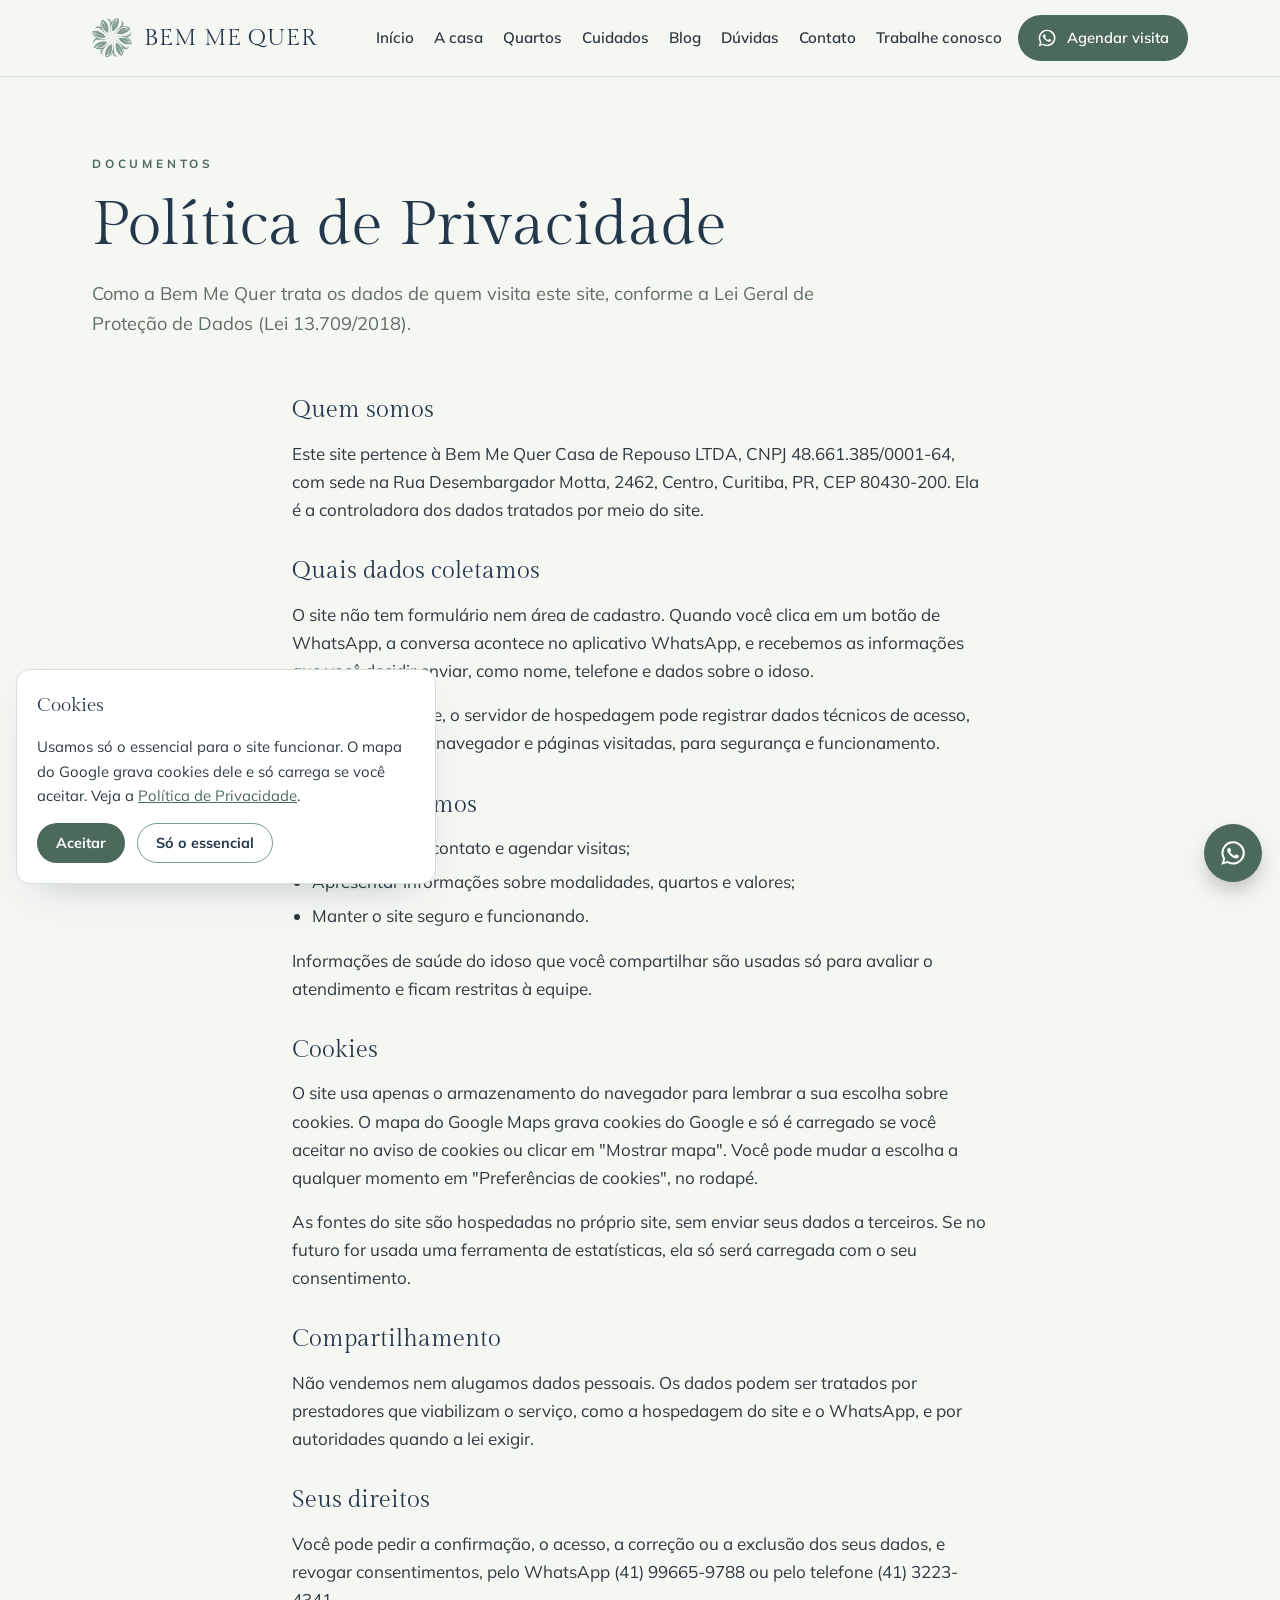
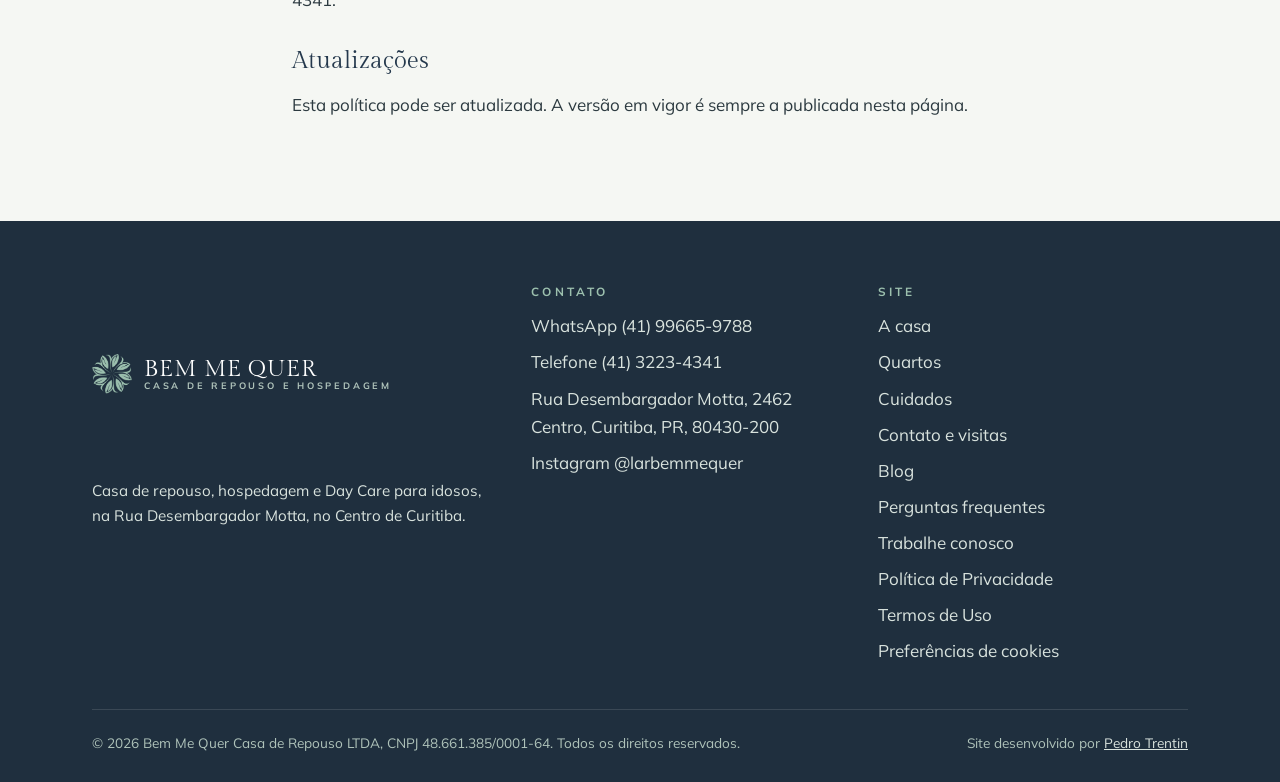
<file: privacidade.html>
<!doctype html><html lang="pt-BR"><head><meta charset="utf-8">
<meta name="viewport" content="width=device-width,initial-scale=1,viewport-fit=cover">
<title>Política de Privacidade | Bem Me Quer</title><meta name="description" content="Política de privacidade e cookies do site da Bem Me Quer.">
<meta property="og:title" content="Política de Privacidade | Bem Me Quer"><meta property="og:description" content="Política de privacidade e cookies do site da Bem Me Quer."><meta property="og:type" content="website"><meta property="og:locale" content="pt_BR">
<meta property="og:image" content="/img/sala-estar.webp"><meta name="theme-color" content="#7E9A8C">
<link rel="icon" type="image/png" href="/img/flor.png">
<link rel="preload" href="/assets/fonts/gilda-display-latin-400-normal.woff2" as="font" type="font/woff2" crossorigin>
<link rel="stylesheet" href="/assets/fonts.css"><link rel="stylesheet" href="/assets/site.css?v=202609271038">
<script type="application/ld+json">{"@context": "https://schema.org", "@type": "LocalBusiness", "name": "Bem Me Quer Casa de Repouso e Hospedagem", "telephone": "+55-41-99665-9788", "address": {"@type": "PostalAddress", "streetAddress": "Rua Desembargador Motta, 2462", "addressLocality": "Curitiba", "addressRegion": "PR", "postalCode": "80430-200", "addressCountry": "BR"}, "sameAs": ["https://www.instagram.com/larbemmequer/"]}</script>
</head><body><a class="skip" href="#conteudo" style="position:absolute;left:-999px">Pular para o conteúdo</a>
<header class="site-header"><div class="wrap hdr">
<a class="brand" href="/" aria-label="Bem Me Quer, página inicial"><span class="flor"></span><span class="brand-name"><b>BEM ME QUER</b><small>Casa de repouso e hospedagem</small></span></a>
<button class="menu-btn" type="button" aria-expanded="false" aria-controls="menu">Menu</button>
<nav class="nav" id="menu" aria-label="Principal"><a href="/" data-link="inicio">Início</a><a href="/a-casa" data-link="a-casa">A casa</a><a href="/quartos" data-link="quartos">Quartos</a><a href="/cuidados" data-link="cuidados">Cuidados</a><a href="/blog" data-link="blog">Blog</a><a href="/duvidas" data-link="duvidas">Dúvidas</a><a href="/contato" data-link="contato">Contato</a><a href="/trabalhe-conosco" data-link="trabalhe-conosco">Trabalhe conosco</a><a class="btn btn-primary" href="https://wa.me/5541996659788?text=Ol%C3%A1%21%20Vi%20o%20site%20da%20Bem%20Me%20Quer%20e%20gostaria%20de%20mais%20informa%C3%A7%C3%B5es." target="_blank" rel="noopener"><svg viewBox="0 0 24 24" fill="currentColor" aria-hidden="true"><path d="M12.04 2a9.9 9.9 0 0 0-8.5 14.98L2 22l5.15-1.5A9.94 9.94 0 1 0 12.04 2Zm0 18.13a8.2 8.2 0 0 1-4.2-1.15l-.3-.18-3.05.9.9-2.97-.2-.31a8.2 8.2 0 1 1 6.85 3.71Zm4.5-6.14c-.25-.12-1.46-.72-1.69-.8-.23-.08-.39-.12-.55.12-.17.25-.64.8-.78.97-.14.16-.29.18-.53.06a6.7 6.7 0 0 1-3.34-2.92c-.25-.43.25-.4.72-1.34.08-.16.04-.3-.02-.43l-.75-1.8c-.2-.47-.4-.4-.55-.41h-.47a.9.9 0 0 0-.65.3 2.74 2.74 0 0 0-.86 2.04 4.76 4.76 0 0 0 1 2.53 10.9 10.9 0 0 0 4.18 3.69c1.55.67 2.16.73 2.94.61.47-.07 1.46-.6 1.66-1.18.2-.58.2-1.07.14-1.18-.06-.1-.22-.16-.47-.28Z"/></svg>Agendar visita</a></nav>
</div></header><main id="conteudo"><section class="page-head"><div class="wrap stack"><p class="eyebrow">Documentos</p><h1>Política de Privacidade</h1><p class="lead">Como a Bem Me Quer trata os dados de quem visita este site, conforme a Lei Geral de Proteção de Dados (Lei 13.709/2018).</p></div></section>
<section class="section" style="padding-top:32px"><div class="wrap legal">
<h2>Quem somos</h2>
<p>Este site pertence à Bem Me Quer Casa de Repouso LTDA, CNPJ 48.661.385/0001-64, com sede na Rua Desembargador Motta, 2462, Centro, Curitiba, PR, CEP 80430-200. Ela é a controladora dos dados tratados por meio do site.</p>
<h2>Quais dados coletamos</h2>
<p>O site não tem formulário nem área de cadastro. Quando você clica em um botão de WhatsApp, a conversa acontece no aplicativo WhatsApp, e recebemos as informações que você decidir enviar, como nome, telefone e dados sobre o idoso.</p>
<p>Como qualquer site, o servidor de hospedagem pode registrar dados técnicos de acesso, como endereço IP, navegador e páginas visitadas, para segurança e funcionamento.</p>
<h2>Para que usamos</h2>
<ul><li>Responder seu contato e agendar visitas;</li><li>Apresentar informações sobre modalidades, quartos e valores;</li><li>Manter o site seguro e funcionando.</li></ul>
<p>Informações de saúde do idoso que você compartilhar são usadas só para avaliar o atendimento e ficam restritas à equipe.</p>
<h2>Cookies</h2>
<p>O site usa apenas o armazenamento do navegador para lembrar a sua escolha sobre cookies. O mapa do Google Maps grava cookies do Google e só é carregado se você aceitar no aviso de cookies ou clicar em "Mostrar mapa". Você pode mudar a escolha a qualquer momento em "Preferências de cookies", no rodapé.</p>
<p>As fontes do site são hospedadas no próprio site, sem enviar seus dados a terceiros. Se no futuro for usada uma ferramenta de estatísticas, ela só será carregada com o seu consentimento.</p>
<h2>Compartilhamento</h2>
<p>Não vendemos nem alugamos dados pessoais. Os dados podem ser tratados por prestadores que viabilizam o serviço, como a hospedagem do site e o WhatsApp, e por autoridades quando a lei exigir.</p>
<h2>Seus direitos</h2>
<p>Você pode pedir a confirmação, o acesso, a correção ou a exclusão dos seus dados, e revogar consentimentos, pelo WhatsApp (41) 99665-9788 ou pelo telefone (41) 3223-4341.</p>
<h2>Atualizações</h2>
<p>Esta política pode ser atualizada. A versão em vigor é sempre a publicada nesta página.</p>
</div></section>
</main><footer class="site-footer"><div class="wrap">
<div class="ft">
 <div class="stack" style="gap:16px">
  <a class="brand" href="/"><span class="flor"></span><span class="brand-name"><b>BEM ME QUER</b><small>Casa de repouso e hospedagem</small></span></a>
  <p>Casa de repouso, hospedagem e Day Care para idosos, na Rua Desembargador Motta, no Centro de Curitiba.</p>
 </div>
 <div><h3>Contato</h3><ul>
  <li><a href="https://wa.me/5541996659788?text=Ol%C3%A1%21%20Vi%20o%20site%20da%20Bem%20Me%20Quer%20e%20gostaria%20de%20mais%20informa%C3%A7%C3%B5es." target="_blank" rel="noopener">WhatsApp (41) 99665-9788</a></li>
  <li>Telefone (41) 3223-4341</li>
  <li><a href="https://www.google.com/maps/search/?api=1&query=Rua%20Desembargador%20Motta%2C%202462%2C%20Centro%2C%20Curitiba%2C%20PR%2C%2080430-200" target="_blank" rel="noopener">Rua Desembargador Motta, 2462<br>Centro, Curitiba, PR, 80430-200</a></li>
  <li><a href="https://www.instagram.com/larbemmequer/" target="_blank" rel="noopener">Instagram @larbemmequer</a></li>
 </ul></div>
 <div><h3>Site</h3><ul>
  <li><a href="/a-casa">A casa</a></li><li><a href="/quartos">Quartos</a></li><li><a href="/cuidados">Cuidados</a></li><li><a href="/contato">Contato e visitas</a></li><li><a href="/blog">Blog</a></li><li><a href="/duvidas">Perguntas frequentes</a></li><li><a href="/trabalhe-conosco">Trabalhe conosco</a></li>
  <li><a href="/privacidade">Política de Privacidade</a></li><li><a href="/termos">Termos de Uso</a></li>
  <li><button class="linkbtn" type="button" data-cookie-prefs>Preferências de cookies</button></li>
 </ul></div>
</div>
<div class="ft-bottom"><span>© <span data-year>2026</span> Bem Me Quer Casa de Repouso LTDA, CNPJ 48.661.385/0001-64. Todos os direitos reservados.</span><span>Site desenvolvido por <a href="https://www.instagram.com/ph.trentin/" target="_blank" rel="noopener">Pedro Trentin</a></span></div>
</div></footer>
<a class="wa-float" href="https://wa.me/5541996659788?text=Ol%C3%A1%21%20Vi%20o%20site%20da%20Bem%20Me%20Quer%20e%20gostaria%20de%20mais%20informa%C3%A7%C3%B5es." target="_blank" rel="noopener" aria-label="Conversar no WhatsApp"><svg viewBox="0 0 24 24" fill="currentColor" aria-hidden="true"><path d="M12.04 2a9.9 9.9 0 0 0-8.5 14.98L2 22l5.15-1.5A9.94 9.94 0 1 0 12.04 2Zm0 18.13a8.2 8.2 0 0 1-4.2-1.15l-.3-.18-3.05.9.9-2.97-.2-.31a8.2 8.2 0 1 1 6.85 3.71Zm4.5-6.14c-.25-.12-1.46-.72-1.69-.8-.23-.08-.39-.12-.55.12-.17.25-.64.8-.78.97-.14.16-.29.18-.53.06a6.7 6.7 0 0 1-3.34-2.92c-.25-.43.25-.4.72-1.34.08-.16.04-.3-.02-.43l-.75-1.8c-.2-.47-.4-.4-.55-.41h-.47a.9.9 0 0 0-.65.3 2.74 2.74 0 0 0-.86 2.04 4.76 4.76 0 0 0 1 2.53 10.9 10.9 0 0 0 4.18 3.69c1.55.67 2.16.73 2.94.61.47-.07 1.46-.6 1.66-1.18.2-.58.2-1.07.14-1.18-.06-.1-.22-.16-.47-.28Z"/></svg></a>
<div class="cookie" id="cookie" role="dialog" aria-label="Aviso de cookies" hidden>
 <b>Cookies</b>
 <p>Usamos só o essencial para o site funcionar. O mapa do Google grava cookies dele e só carrega se você aceitar. Veja a <a href="/privacidade">Política de Privacidade</a>.</p>
 <div class="btn-row"><button class="btn btn-primary" type="button" data-accept>Aceitar</button><button class="btn btn-ghost" type="button" data-essential>Só o essencial</button></div>
</div><script src="/assets/site.js?v=202609271038"></script></body></html>
</file>
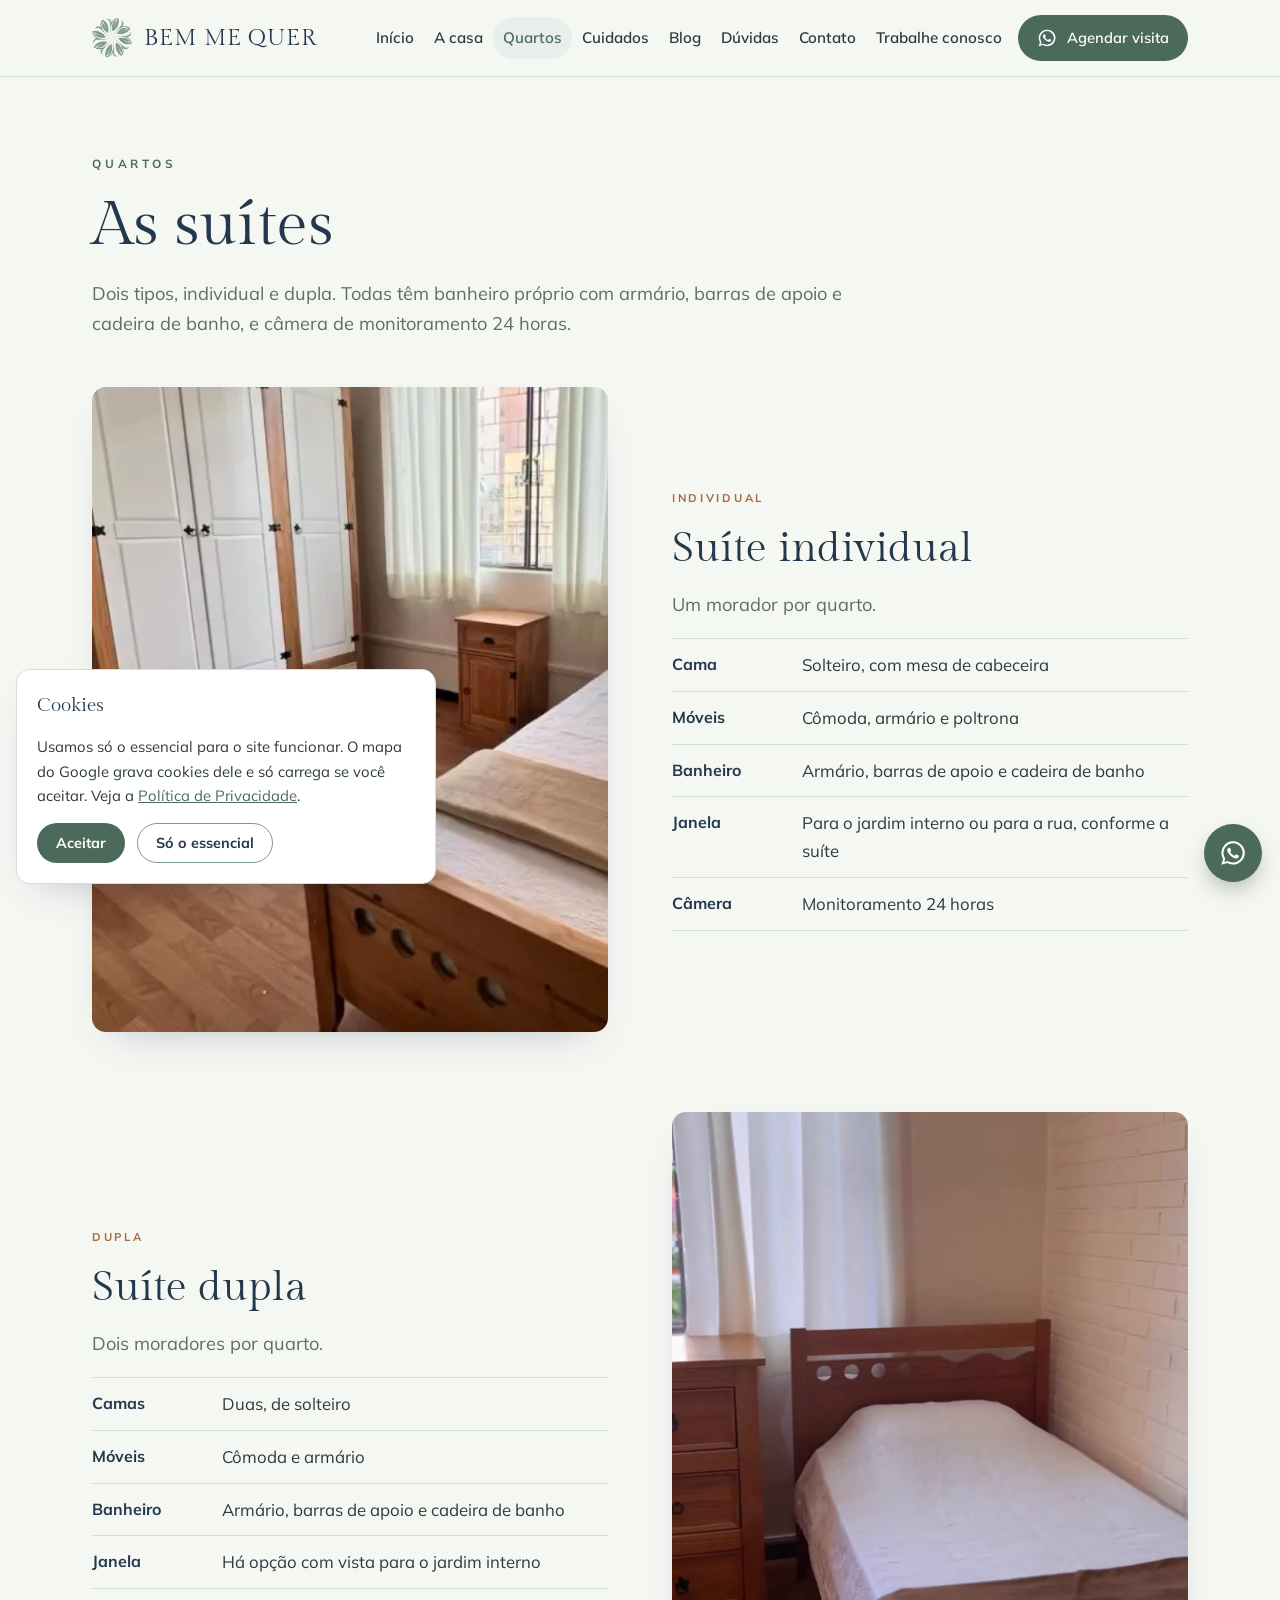
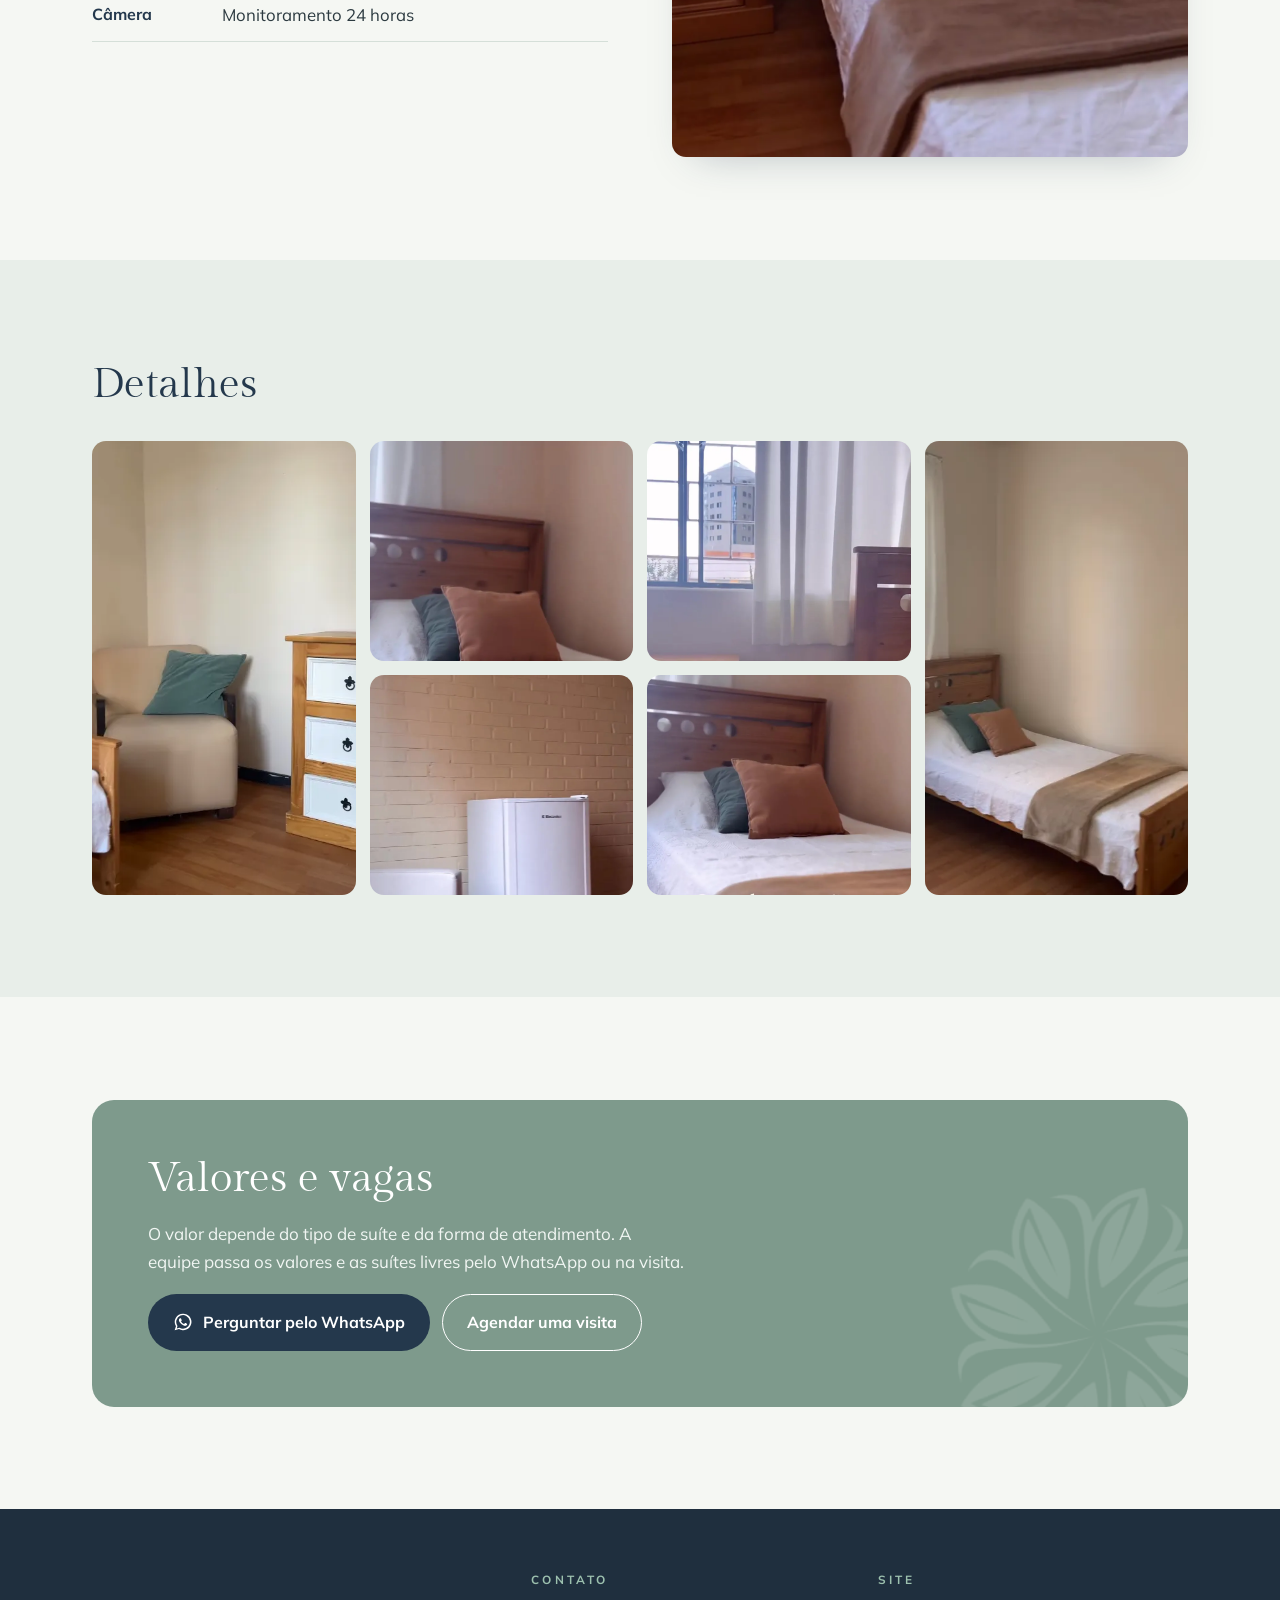
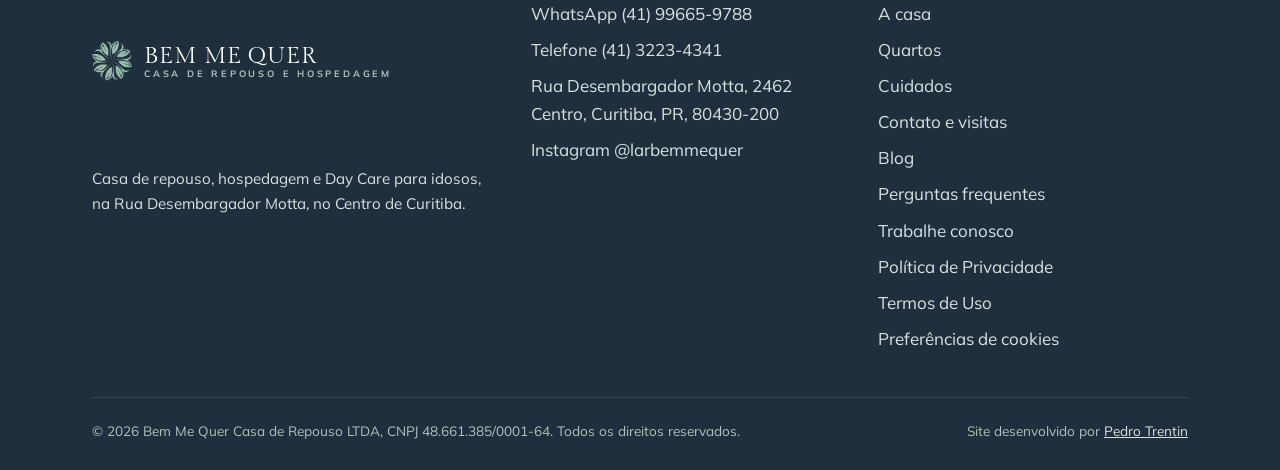
<file: quartos.html>
<!doctype html><html lang="pt-BR"><head><meta charset="utf-8">
<meta name="viewport" content="width=device-width,initial-scale=1,viewport-fit=cover">
<title>Quartos | Bem Me Quer</title><meta name="description" content="Suíte individual e suíte dupla, com banheiro adaptado e câmera de monitoramento 24 horas.">
<meta property="og:title" content="Quartos | Bem Me Quer"><meta property="og:description" content="Suíte individual e suíte dupla, com banheiro adaptado e câmera de monitoramento 24 horas."><meta property="og:type" content="website"><meta property="og:locale" content="pt_BR">
<meta property="og:image" content="/img/sala-estar.webp"><meta name="theme-color" content="#7E9A8C">
<link rel="icon" type="image/png" href="/img/flor.png">
<link rel="preload" href="/assets/fonts/gilda-display-latin-400-normal.woff2" as="font" type="font/woff2" crossorigin>
<link rel="stylesheet" href="/assets/fonts.css"><link rel="stylesheet" href="/assets/site.css?v=202609271038">
<script type="application/ld+json">{"@context": "https://schema.org", "@type": "LocalBusiness", "name": "Bem Me Quer Casa de Repouso e Hospedagem", "telephone": "+55-41-99665-9788", "address": {"@type": "PostalAddress", "streetAddress": "Rua Desembargador Motta, 2462", "addressLocality": "Curitiba", "addressRegion": "PR", "postalCode": "80430-200", "addressCountry": "BR"}, "sameAs": ["https://www.instagram.com/larbemmequer/"]}</script>
</head><body><a class="skip" href="#conteudo" style="position:absolute;left:-999px">Pular para o conteúdo</a>
<header class="site-header"><div class="wrap hdr">
<a class="brand" href="/" aria-label="Bem Me Quer, página inicial"><span class="flor"></span><span class="brand-name"><b>BEM ME QUER</b><small>Casa de repouso e hospedagem</small></span></a>
<button class="menu-btn" type="button" aria-expanded="false" aria-controls="menu">Menu</button>
<nav class="nav" id="menu" aria-label="Principal"><a href="/" data-link="inicio">Início</a><a href="/a-casa" data-link="a-casa">A casa</a><a href="/quartos" data-link="quartos" aria-current="page">Quartos</a><a href="/cuidados" data-link="cuidados">Cuidados</a><a href="/blog" data-link="blog">Blog</a><a href="/duvidas" data-link="duvidas">Dúvidas</a><a href="/contato" data-link="contato">Contato</a><a href="/trabalhe-conosco" data-link="trabalhe-conosco">Trabalhe conosco</a><a class="btn btn-primary" href="https://wa.me/5541996659788?text=Ol%C3%A1%21%20Vi%20o%20site%20da%20Bem%20Me%20Quer%20e%20gostaria%20de%20mais%20informa%C3%A7%C3%B5es." target="_blank" rel="noopener"><svg viewBox="0 0 24 24" fill="currentColor" aria-hidden="true"><path d="M12.04 2a9.9 9.9 0 0 0-8.5 14.98L2 22l5.15-1.5A9.94 9.94 0 1 0 12.04 2Zm0 18.13a8.2 8.2 0 0 1-4.2-1.15l-.3-.18-3.05.9.9-2.97-.2-.31a8.2 8.2 0 1 1 6.85 3.71Zm4.5-6.14c-.25-.12-1.46-.72-1.69-.8-.23-.08-.39-.12-.55.12-.17.25-.64.8-.78.97-.14.16-.29.18-.53.06a6.7 6.7 0 0 1-3.34-2.92c-.25-.43.25-.4.72-1.34.08-.16.04-.3-.02-.43l-.75-1.8c-.2-.47-.4-.4-.55-.41h-.47a.9.9 0 0 0-.65.3 2.74 2.74 0 0 0-.86 2.04 4.76 4.76 0 0 0 1 2.53 10.9 10.9 0 0 0 4.18 3.69c1.55.67 2.16.73 2.94.61.47-.07 1.46-.6 1.66-1.18.2-.58.2-1.07.14-1.18-.06-.1-.22-.16-.47-.28Z"/></svg>Agendar visita</a></nav>
</div></header><main id="conteudo"><section class="page-head">
 <div class="wrap stack">
  <p class="eyebrow">Quartos</p>
  <h1>As suítes</h1>
  <p class="lead">Dois tipos, individual e dupla. Todas têm banheiro próprio com armário, barras de apoio e cadeira de banho, e câmera de monitoramento 24 horas.</p>
 </div>
</section>

<section class="section" style="padding-top:40px">
 <div class="wrap stack" style="gap:80px">

  <div class="split">
   <div class="split-media" style="aspect-ratio:4/5"><img src="/img/quarto-individual.webp" alt="Suíte individual com armário branco, criado-mudo e cama de solteiro" loading="lazy"></div>
   <div class="split-copy">
    <span class="tag">Individual</span>
    <h2>Suíte individual</h2>
    <p class="lead">Um morador por quarto.</p>
    <dl class="spec spec-tight">
     <div><dt>Cama</dt><dd>Solteiro, com mesa de cabeceira</dd></div>
     <div><dt>Móveis</dt><dd>Cômoda, armário e poltrona</dd></div>
     <div><dt>Banheiro</dt><dd>Armário, barras de apoio e cadeira de banho</dd></div>
     <div><dt>Janela</dt><dd>Para o jardim interno ou para a rua, conforme a suíte</dd></div>
     <div><dt>Câmera</dt><dd>Monitoramento 24 horas</dd></div>
    </dl>
   </div>
  </div>

  <div class="split rev">
   <div class="split-media" style="aspect-ratio:4/5"><img src="/img/quarto-janela.webp" alt="Suíte com cama de solteiro, cômoda e janela" loading="lazy"></div>
   <div class="split-copy">
    <span class="tag">Dupla</span>
    <h2>Suíte dupla</h2>
    <p class="lead">Dois moradores por quarto.</p>
    <dl class="spec spec-tight">
     <div><dt>Camas</dt><dd>Duas, de solteiro</dd></div>
     <div><dt>Móveis</dt><dd>Cômoda e armário</dd></div>
     <div><dt>Banheiro</dt><dd>Armário, barras de apoio e cadeira de banho</dd></div>
     <div><dt>Janela</dt><dd>Há opção com vista para o jardim interno</dd></div>
     <div><dt>Câmera</dt><dd>Monitoramento 24 horas</dd></div>
    </dl>
   </div>
  </div>

 </div>
</section>

<section class="section alt">
 <div class="wrap">
  <h2 style="margin-bottom:32px">Detalhes</h2>
  <div class="details">
   <figure class="d-tall"><img src="/img/quarto-poltrona.webp" alt="Poltrona e cômoda da suíte" loading="lazy"></figure>
   <figure><img src="/img/det-cabeceira.webp" alt="Cabeceira de madeira e almofadas" loading="lazy"></figure>
   <figure><img src="/img/det-janela.webp" alt="Janela com cortina da suíte" loading="lazy"></figure>
   <figure class="d-tall"><img src="/img/quarto-cama.webp" alt="Cama de solteiro arrumada" loading="lazy"></figure>
   <figure><img src="/img/quarto-frigobar.webp" alt="Poltrona e frigobar" loading="lazy"></figure>
   <figure><img src="/img/quarto-almofadas.webp" alt="Cama com almofadas" loading="lazy"></figure>
  </div>
 </div>
</section>

<section class="section">
 <div class="wrap">
  <div class="band">
   <span class="flor" aria-hidden="true"></span>
   <div class="stack" style="position:relative">
    <h2>Valores e vagas</h2>
    <p>O valor depende do tipo de suíte e da forma de atendimento. A equipe passa os valores e as suítes livres pelo WhatsApp ou na visita.</p>
    <div class="btn-row"><a class="btn btn-primary" href="https://wa.me/5541996659788?text=Ol%C3%A1%21%20Gostaria%20de%20saber%20valores%20e%20vagas%20das%20su%C3%ADtes%20da%20Bem%20Me%20Quer." target="_blank" rel="noopener"><svg viewBox="0 0 24 24" fill="currentColor" aria-hidden="true"><path d="M12.04 2a9.9 9.9 0 0 0-8.5 14.98L2 22l5.15-1.5A9.94 9.94 0 1 0 12.04 2Zm0 18.13a8.2 8.2 0 0 1-4.2-1.15l-.3-.18-3.05.9.9-2.97-.2-.31a8.2 8.2 0 1 1 6.85 3.71Zm4.5-6.14c-.25-.12-1.46-.72-1.69-.8-.23-.08-.39-.12-.55.12-.17.25-.64.8-.78.97-.14.16-.29.18-.53.06a6.7 6.7 0 0 1-3.34-2.92c-.25-.43.25-.4.72-1.34.08-.16.04-.3-.02-.43l-.75-1.8c-.2-.47-.4-.4-.55-.41h-.47a.9.9 0 0 0-.65.3 2.74 2.74 0 0 0-.86 2.04 4.76 4.76 0 0 0 1 2.53 10.9 10.9 0 0 0 4.18 3.69c1.55.67 2.16.73 2.94.61.47-.07 1.46-.6 1.66-1.18.2-.58.2-1.07.14-1.18-.06-.1-.22-.16-.47-.28Z"/></svg>Perguntar pelo WhatsApp</a><a class="btn btn-ghost" href="/contato">Agendar uma visita</a></div>
   </div>
  </div>
 </div>
</section>
</main><footer class="site-footer"><div class="wrap">
<div class="ft">
 <div class="stack" style="gap:16px">
  <a class="brand" href="/"><span class="flor"></span><span class="brand-name"><b>BEM ME QUER</b><small>Casa de repouso e hospedagem</small></span></a>
  <p>Casa de repouso, hospedagem e Day Care para idosos, na Rua Desembargador Motta, no Centro de Curitiba.</p>
 </div>
 <div><h3>Contato</h3><ul>
  <li><a href="https://wa.me/5541996659788?text=Ol%C3%A1%21%20Vi%20o%20site%20da%20Bem%20Me%20Quer%20e%20gostaria%20de%20mais%20informa%C3%A7%C3%B5es." target="_blank" rel="noopener">WhatsApp (41) 99665-9788</a></li>
  <li>Telefone (41) 3223-4341</li>
  <li><a href="https://www.google.com/maps/search/?api=1&query=Rua%20Desembargador%20Motta%2C%202462%2C%20Centro%2C%20Curitiba%2C%20PR%2C%2080430-200" target="_blank" rel="noopener">Rua Desembargador Motta, 2462<br>Centro, Curitiba, PR, 80430-200</a></li>
  <li><a href="https://www.instagram.com/larbemmequer/" target="_blank" rel="noopener">Instagram @larbemmequer</a></li>
 </ul></div>
 <div><h3>Site</h3><ul>
  <li><a href="/a-casa">A casa</a></li><li><a href="/quartos">Quartos</a></li><li><a href="/cuidados">Cuidados</a></li><li><a href="/contato">Contato e visitas</a></li><li><a href="/blog">Blog</a></li><li><a href="/duvidas">Perguntas frequentes</a></li><li><a href="/trabalhe-conosco">Trabalhe conosco</a></li>
  <li><a href="/privacidade">Política de Privacidade</a></li><li><a href="/termos">Termos de Uso</a></li>
  <li><button class="linkbtn" type="button" data-cookie-prefs>Preferências de cookies</button></li>
 </ul></div>
</div>
<div class="ft-bottom"><span>© <span data-year>2026</span> Bem Me Quer Casa de Repouso LTDA, CNPJ 48.661.385/0001-64. Todos os direitos reservados.</span><span>Site desenvolvido por <a href="https://www.instagram.com/ph.trentin/" target="_blank" rel="noopener">Pedro Trentin</a></span></div>
</div></footer>
<a class="wa-float" href="https://wa.me/5541996659788?text=Ol%C3%A1%21%20Vi%20o%20site%20da%20Bem%20Me%20Quer%20e%20gostaria%20de%20mais%20informa%C3%A7%C3%B5es." target="_blank" rel="noopener" aria-label="Conversar no WhatsApp"><svg viewBox="0 0 24 24" fill="currentColor" aria-hidden="true"><path d="M12.04 2a9.9 9.9 0 0 0-8.5 14.98L2 22l5.15-1.5A9.94 9.94 0 1 0 12.04 2Zm0 18.13a8.2 8.2 0 0 1-4.2-1.15l-.3-.18-3.05.9.9-2.97-.2-.31a8.2 8.2 0 1 1 6.85 3.71Zm4.5-6.14c-.25-.12-1.46-.72-1.69-.8-.23-.08-.39-.12-.55.12-.17.25-.64.8-.78.97-.14.16-.29.18-.53.06a6.7 6.7 0 0 1-3.34-2.92c-.25-.43.25-.4.72-1.34.08-.16.04-.3-.02-.43l-.75-1.8c-.2-.47-.4-.4-.55-.41h-.47a.9.9 0 0 0-.65.3 2.74 2.74 0 0 0-.86 2.04 4.76 4.76 0 0 0 1 2.53 10.9 10.9 0 0 0 4.18 3.69c1.55.67 2.16.73 2.94.61.47-.07 1.46-.6 1.66-1.18.2-.58.2-1.07.14-1.18-.06-.1-.22-.16-.47-.28Z"/></svg></a>
<div class="cookie" id="cookie" role="dialog" aria-label="Aviso de cookies" hidden>
 <b>Cookies</b>
 <p>Usamos só o essencial para o site funcionar. O mapa do Google grava cookies dele e só carrega se você aceitar. Veja a <a href="/privacidade">Política de Privacidade</a>.</p>
 <div class="btn-row"><button class="btn btn-primary" type="button" data-accept>Aceitar</button><button class="btn btn-ghost" type="button" data-essential>Só o essencial</button></div>
</div><script src="/assets/site.js?v=202609271038"></script></body></html>
</file>
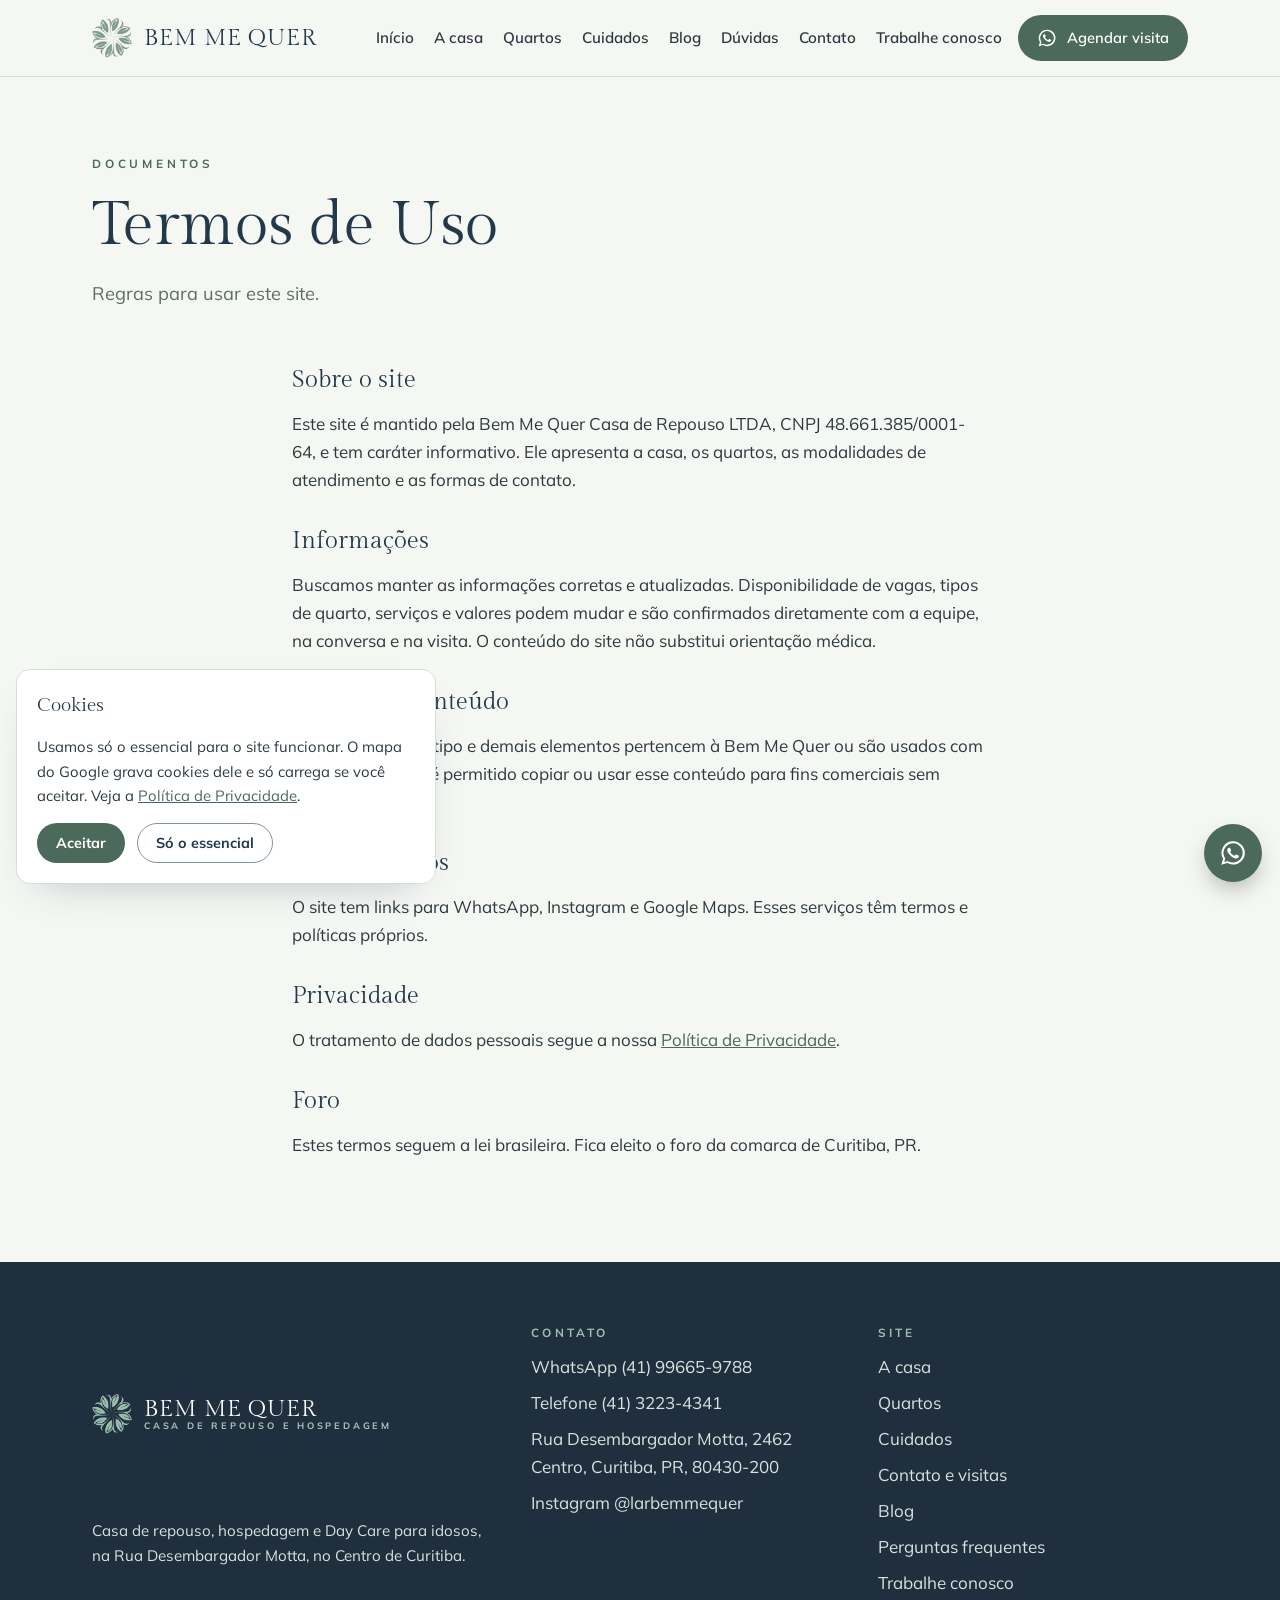
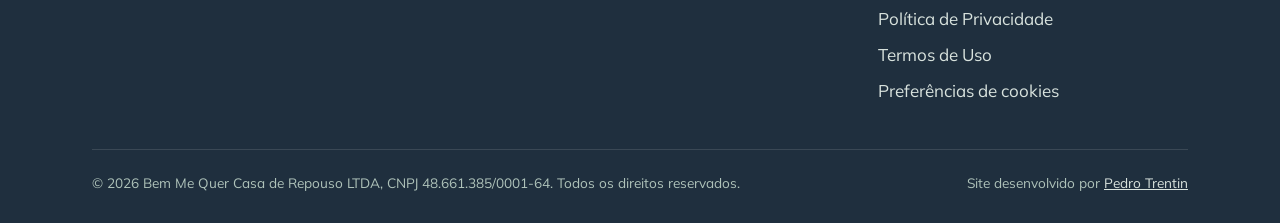
<file: termos.html>
<!doctype html><html lang="pt-BR"><head><meta charset="utf-8">
<meta name="viewport" content="width=device-width,initial-scale=1,viewport-fit=cover">
<title>Termos de Uso | Bem Me Quer</title><meta name="description" content="Termos de uso do site da Bem Me Quer.">
<meta property="og:title" content="Termos de Uso | Bem Me Quer"><meta property="og:description" content="Termos de uso do site da Bem Me Quer."><meta property="og:type" content="website"><meta property="og:locale" content="pt_BR">
<meta property="og:image" content="/img/sala-estar.webp"><meta name="theme-color" content="#7E9A8C">
<link rel="icon" type="image/png" href="/img/flor.png">
<link rel="preload" href="/assets/fonts/gilda-display-latin-400-normal.woff2" as="font" type="font/woff2" crossorigin>
<link rel="stylesheet" href="/assets/fonts.css"><link rel="stylesheet" href="/assets/site.css?v=202609271038">
<script type="application/ld+json">{"@context": "https://schema.org", "@type": "LocalBusiness", "name": "Bem Me Quer Casa de Repouso e Hospedagem", "telephone": "+55-41-99665-9788", "address": {"@type": "PostalAddress", "streetAddress": "Rua Desembargador Motta, 2462", "addressLocality": "Curitiba", "addressRegion": "PR", "postalCode": "80430-200", "addressCountry": "BR"}, "sameAs": ["https://www.instagram.com/larbemmequer/"]}</script>
</head><body><a class="skip" href="#conteudo" style="position:absolute;left:-999px">Pular para o conteúdo</a>
<header class="site-header"><div class="wrap hdr">
<a class="brand" href="/" aria-label="Bem Me Quer, página inicial"><span class="flor"></span><span class="brand-name"><b>BEM ME QUER</b><small>Casa de repouso e hospedagem</small></span></a>
<button class="menu-btn" type="button" aria-expanded="false" aria-controls="menu">Menu</button>
<nav class="nav" id="menu" aria-label="Principal"><a href="/" data-link="inicio">Início</a><a href="/a-casa" data-link="a-casa">A casa</a><a href="/quartos" data-link="quartos">Quartos</a><a href="/cuidados" data-link="cuidados">Cuidados</a><a href="/blog" data-link="blog">Blog</a><a href="/duvidas" data-link="duvidas">Dúvidas</a><a href="/contato" data-link="contato">Contato</a><a href="/trabalhe-conosco" data-link="trabalhe-conosco">Trabalhe conosco</a><a class="btn btn-primary" href="https://wa.me/5541996659788?text=Ol%C3%A1%21%20Vi%20o%20site%20da%20Bem%20Me%20Quer%20e%20gostaria%20de%20mais%20informa%C3%A7%C3%B5es." target="_blank" rel="noopener"><svg viewBox="0 0 24 24" fill="currentColor" aria-hidden="true"><path d="M12.04 2a9.9 9.9 0 0 0-8.5 14.98L2 22l5.15-1.5A9.94 9.94 0 1 0 12.04 2Zm0 18.13a8.2 8.2 0 0 1-4.2-1.15l-.3-.18-3.05.9.9-2.97-.2-.31a8.2 8.2 0 1 1 6.85 3.71Zm4.5-6.14c-.25-.12-1.46-.72-1.69-.8-.23-.08-.39-.12-.55.12-.17.25-.64.8-.78.97-.14.16-.29.18-.53.06a6.7 6.7 0 0 1-3.34-2.92c-.25-.43.25-.4.72-1.34.08-.16.04-.3-.02-.43l-.75-1.8c-.2-.47-.4-.4-.55-.41h-.47a.9.9 0 0 0-.65.3 2.74 2.74 0 0 0-.86 2.04 4.76 4.76 0 0 0 1 2.53 10.9 10.9 0 0 0 4.18 3.69c1.55.67 2.16.73 2.94.61.47-.07 1.46-.6 1.66-1.18.2-.58.2-1.07.14-1.18-.06-.1-.22-.16-.47-.28Z"/></svg>Agendar visita</a></nav>
</div></header><main id="conteudo"><section class="page-head"><div class="wrap stack"><p class="eyebrow">Documentos</p><h1>Termos de Uso</h1><p class="lead">Regras para usar este site.</p></div></section>
<section class="section" style="padding-top:32px"><div class="wrap legal">
<h2>Sobre o site</h2>
<p>Este site é mantido pela Bem Me Quer Casa de Repouso LTDA, CNPJ 48.661.385/0001-64, e tem caráter informativo. Ele apresenta a casa, os quartos, as modalidades de atendimento e as formas de contato.</p>
<h2>Informações</h2>
<p>Buscamos manter as informações corretas e atualizadas. Disponibilidade de vagas, tipos de quarto, serviços e valores podem mudar e são confirmados diretamente com a equipe, na conversa e na visita. O conteúdo do site não substitui orientação médica.</p>
<h2>Imagens e conteúdo</h2>
<p>Textos, fotos, logotipo e demais elementos pertencem à Bem Me Quer ou são usados com autorização. Não é permitido copiar ou usar esse conteúdo para fins comerciais sem autorização.</p>
<h2>Links externos</h2>
<p>O site tem links para WhatsApp, Instagram e Google Maps. Esses serviços têm termos e políticas próprios.</p>
<h2>Privacidade</h2>
<p>O tratamento de dados pessoais segue a nossa <a href="/privacidade">Política de Privacidade</a>.</p>
<h2>Foro</h2>
<p>Estes termos seguem a lei brasileira. Fica eleito o foro da comarca de Curitiba, PR.</p>
</div></section>
</main><footer class="site-footer"><div class="wrap">
<div class="ft">
 <div class="stack" style="gap:16px">
  <a class="brand" href="/"><span class="flor"></span><span class="brand-name"><b>BEM ME QUER</b><small>Casa de repouso e hospedagem</small></span></a>
  <p>Casa de repouso, hospedagem e Day Care para idosos, na Rua Desembargador Motta, no Centro de Curitiba.</p>
 </div>
 <div><h3>Contato</h3><ul>
  <li><a href="https://wa.me/5541996659788?text=Ol%C3%A1%21%20Vi%20o%20site%20da%20Bem%20Me%20Quer%20e%20gostaria%20de%20mais%20informa%C3%A7%C3%B5es." target="_blank" rel="noopener">WhatsApp (41) 99665-9788</a></li>
  <li>Telefone (41) 3223-4341</li>
  <li><a href="https://www.google.com/maps/search/?api=1&query=Rua%20Desembargador%20Motta%2C%202462%2C%20Centro%2C%20Curitiba%2C%20PR%2C%2080430-200" target="_blank" rel="noopener">Rua Desembargador Motta, 2462<br>Centro, Curitiba, PR, 80430-200</a></li>
  <li><a href="https://www.instagram.com/larbemmequer/" target="_blank" rel="noopener">Instagram @larbemmequer</a></li>
 </ul></div>
 <div><h3>Site</h3><ul>
  <li><a href="/a-casa">A casa</a></li><li><a href="/quartos">Quartos</a></li><li><a href="/cuidados">Cuidados</a></li><li><a href="/contato">Contato e visitas</a></li><li><a href="/blog">Blog</a></li><li><a href="/duvidas">Perguntas frequentes</a></li><li><a href="/trabalhe-conosco">Trabalhe conosco</a></li>
  <li><a href="/privacidade">Política de Privacidade</a></li><li><a href="/termos">Termos de Uso</a></li>
  <li><button class="linkbtn" type="button" data-cookie-prefs>Preferências de cookies</button></li>
 </ul></div>
</div>
<div class="ft-bottom"><span>© <span data-year>2026</span> Bem Me Quer Casa de Repouso LTDA, CNPJ 48.661.385/0001-64. Todos os direitos reservados.</span><span>Site desenvolvido por <a href="https://www.instagram.com/ph.trentin/" target="_blank" rel="noopener">Pedro Trentin</a></span></div>
</div></footer>
<a class="wa-float" href="https://wa.me/5541996659788?text=Ol%C3%A1%21%20Vi%20o%20site%20da%20Bem%20Me%20Quer%20e%20gostaria%20de%20mais%20informa%C3%A7%C3%B5es." target="_blank" rel="noopener" aria-label="Conversar no WhatsApp"><svg viewBox="0 0 24 24" fill="currentColor" aria-hidden="true"><path d="M12.04 2a9.9 9.9 0 0 0-8.5 14.98L2 22l5.15-1.5A9.94 9.94 0 1 0 12.04 2Zm0 18.13a8.2 8.2 0 0 1-4.2-1.15l-.3-.18-3.05.9.9-2.97-.2-.31a8.2 8.2 0 1 1 6.85 3.71Zm4.5-6.14c-.25-.12-1.46-.72-1.69-.8-.23-.08-.39-.12-.55.12-.17.25-.64.8-.78.97-.14.16-.29.18-.53.06a6.7 6.7 0 0 1-3.34-2.92c-.25-.43.25-.4.72-1.34.08-.16.04-.3-.02-.43l-.75-1.8c-.2-.47-.4-.4-.55-.41h-.47a.9.9 0 0 0-.65.3 2.74 2.74 0 0 0-.86 2.04 4.76 4.76 0 0 0 1 2.53 10.9 10.9 0 0 0 4.18 3.69c1.55.67 2.16.73 2.94.61.47-.07 1.46-.6 1.66-1.18.2-.58.2-1.07.14-1.18-.06-.1-.22-.16-.47-.28Z"/></svg></a>
<div class="cookie" id="cookie" role="dialog" aria-label="Aviso de cookies" hidden>
 <b>Cookies</b>
 <p>Usamos só o essencial para o site funcionar. O mapa do Google grava cookies dele e só carrega se você aceitar. Veja a <a href="/privacidade">Política de Privacidade</a>.</p>
 <div class="btn-row"><button class="btn btn-primary" type="button" data-accept>Aceitar</button><button class="btn btn-ghost" type="button" data-essential>Só o essencial</button></div>
</div><script src="/assets/site.js?v=202609271038"></script></body></html>
</file>
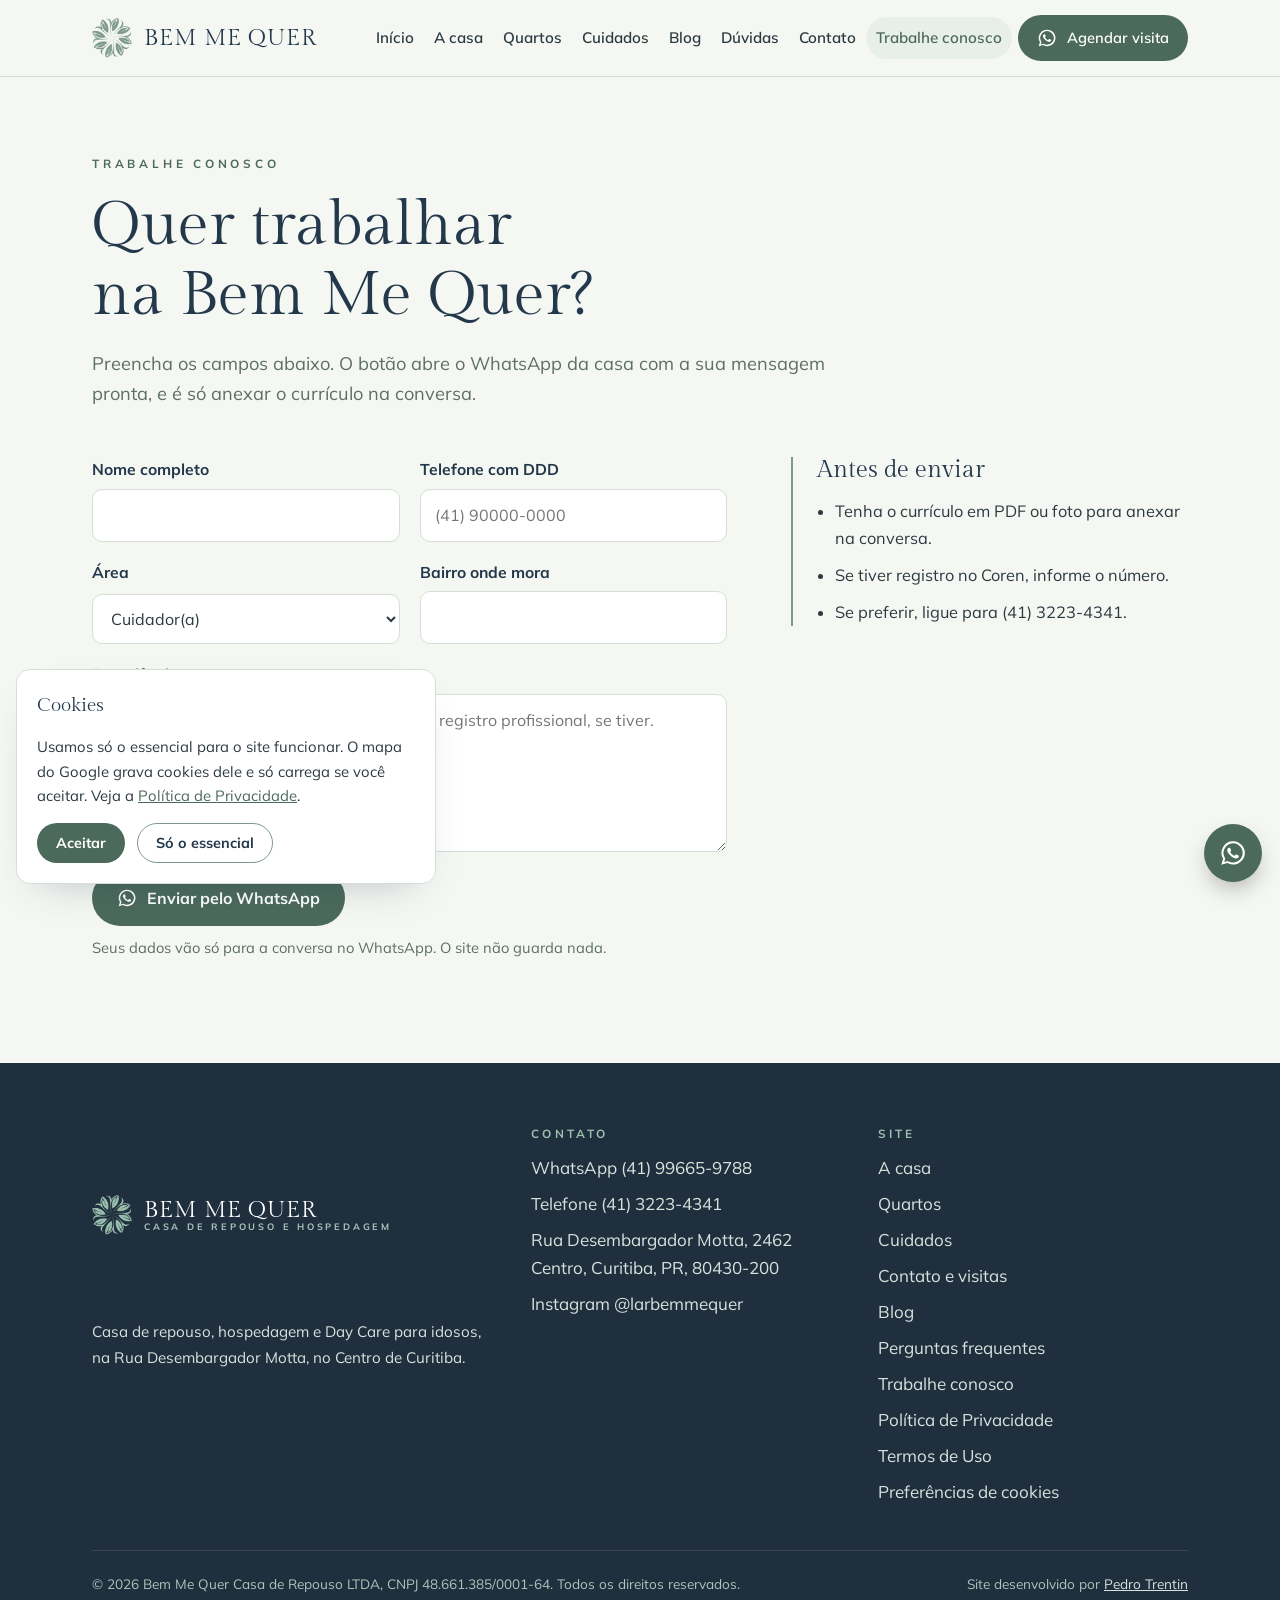
<file: trabalhe-conosco.html>
<!doctype html><html lang="pt-BR"><head><meta charset="utf-8">
<meta name="viewport" content="width=device-width,initial-scale=1,viewport-fit=cover">
<title>Trabalhe conosco | Bem Me Quer</title><meta name="description" content="Quer trabalhar na Bem Me Quer? Envie seus dados e o currículo pelo WhatsApp.">
<meta property="og:title" content="Trabalhe conosco | Bem Me Quer"><meta property="og:description" content="Quer trabalhar na Bem Me Quer? Envie seus dados e o currículo pelo WhatsApp."><meta property="og:type" content="website"><meta property="og:locale" content="pt_BR">
<meta property="og:image" content="/img/sala-estar.webp"><meta name="theme-color" content="#7E9A8C">
<link rel="icon" type="image/png" href="/img/flor.png">
<link rel="preload" href="/assets/fonts/gilda-display-latin-400-normal.woff2" as="font" type="font/woff2" crossorigin>
<link rel="stylesheet" href="/assets/fonts.css"><link rel="stylesheet" href="/assets/site.css?v=202609271038">
<script type="application/ld+json">{"@context": "https://schema.org", "@type": "LocalBusiness", "name": "Bem Me Quer Casa de Repouso e Hospedagem", "telephone": "+55-41-99665-9788", "address": {"@type": "PostalAddress", "streetAddress": "Rua Desembargador Motta, 2462", "addressLocality": "Curitiba", "addressRegion": "PR", "postalCode": "80430-200", "addressCountry": "BR"}, "sameAs": ["https://www.instagram.com/larbemmequer/"]}</script>
</head><body><a class="skip" href="#conteudo" style="position:absolute;left:-999px">Pular para o conteúdo</a>
<header class="site-header"><div class="wrap hdr">
<a class="brand" href="/" aria-label="Bem Me Quer, página inicial"><span class="flor"></span><span class="brand-name"><b>BEM ME QUER</b><small>Casa de repouso e hospedagem</small></span></a>
<button class="menu-btn" type="button" aria-expanded="false" aria-controls="menu">Menu</button>
<nav class="nav" id="menu" aria-label="Principal"><a href="/" data-link="inicio">Início</a><a href="/a-casa" data-link="a-casa">A casa</a><a href="/quartos" data-link="quartos">Quartos</a><a href="/cuidados" data-link="cuidados">Cuidados</a><a href="/blog" data-link="blog">Blog</a><a href="/duvidas" data-link="duvidas">Dúvidas</a><a href="/contato" data-link="contato">Contato</a><a href="/trabalhe-conosco" data-link="trabalhe-conosco" aria-current="page">Trabalhe conosco</a><a class="btn btn-primary" href="https://wa.me/5541996659788?text=Ol%C3%A1%21%20Vi%20o%20site%20da%20Bem%20Me%20Quer%20e%20gostaria%20de%20mais%20informa%C3%A7%C3%B5es." target="_blank" rel="noopener"><svg viewBox="0 0 24 24" fill="currentColor" aria-hidden="true"><path d="M12.04 2a9.9 9.9 0 0 0-8.5 14.98L2 22l5.15-1.5A9.94 9.94 0 1 0 12.04 2Zm0 18.13a8.2 8.2 0 0 1-4.2-1.15l-.3-.18-3.05.9.9-2.97-.2-.31a8.2 8.2 0 1 1 6.85 3.71Zm4.5-6.14c-.25-.12-1.46-.72-1.69-.8-.23-.08-.39-.12-.55.12-.17.25-.64.8-.78.97-.14.16-.29.18-.53.06a6.7 6.7 0 0 1-3.34-2.92c-.25-.43.25-.4.72-1.34.08-.16.04-.3-.02-.43l-.75-1.8c-.2-.47-.4-.4-.55-.41h-.47a.9.9 0 0 0-.65.3 2.74 2.74 0 0 0-.86 2.04 4.76 4.76 0 0 0 1 2.53 10.9 10.9 0 0 0 4.18 3.69c1.55.67 2.16.73 2.94.61.47-.07 1.46-.6 1.66-1.18.2-.58.2-1.07.14-1.18-.06-.1-.22-.16-.47-.28Z"/></svg>Agendar visita</a></nav>
</div></header><main id="conteudo"><section class="page-head">
 <div class="wrap stack">
  <p class="eyebrow">Trabalhe conosco</p>
  <h1>Quer trabalhar na Bem Me Quer?</h1>
  <p class="lead">Preencha os campos abaixo. O botão abre o WhatsApp da casa com a sua mensagem pronta, e é só anexar o currículo na conversa.</p>
 </div>
</section>

<section class="section" style="padding-top:40px">
 <div class="wrap job-grid">
  <form class="job-form" id="job-form" novalidate>
   <div class="field"><label for="job-nome">Nome completo</label><input id="job-nome" name="nome" type="text" autocomplete="name" required></div>
   <div class="field"><label for="job-tel">Telefone com DDD</label><input id="job-tel" name="telefone" type="tel" autocomplete="tel" inputmode="tel" placeholder="(41) 90000-0000"></div>
   <div class="field"><label for="job-area">Área</label>
    <select id="job-area" name="area">
     <option>Cuidador(a)</option>
     <option>Técnico(a) de enfermagem</option>
     <option>Enfermeiro(a)</option>
     <option>Cozinha</option>
     <option>Limpeza e lavanderia</option>
     <option>Outra área</option>
    </select>
   </div>
   <div class="field"><label for="job-bairro">Bairro onde mora</label><input id="job-bairro" name="bairro" type="text"></div>
   <div class="field field-full"><label for="job-exp">Experiência</label><textarea id="job-exp" name="experiencia" rows="5" placeholder="Onde trabalhou, por quanto tempo, cursos e registro profissional, se tiver."></textarea></div>
   <div class="field-full job-send">
    <a class="btn btn-primary" id="job-send" href="https://wa.me/5541996659788?text=Ol%C3%A1%21%20Tenho%20interesse%20em%20trabalhar%20na%20Bem%20Me%20Quer." target="_blank" rel="noopener"><svg viewBox="0 0 24 24" fill="currentColor" aria-hidden="true"><path d="M12.04 2a9.9 9.9 0 0 0-8.5 14.98L2 22l5.15-1.5A9.94 9.94 0 1 0 12.04 2Zm0 18.13a8.2 8.2 0 0 1-4.2-1.15l-.3-.18-3.05.9.9-2.97-.2-.31a8.2 8.2 0 1 1 6.85 3.71Zm4.5-6.14c-.25-.12-1.46-.72-1.69-.8-.23-.08-.39-.12-.55.12-.17.25-.64.8-.78.97-.14.16-.29.18-.53.06a6.7 6.7 0 0 1-3.34-2.92c-.25-.43.25-.4.72-1.34.08-.16.04-.3-.02-.43l-.75-1.8c-.2-.47-.4-.4-.55-.41h-.47a.9.9 0 0 0-.65.3 2.74 2.74 0 0 0-.86 2.04 4.76 4.76 0 0 0 1 2.53 10.9 10.9 0 0 0 4.18 3.69c1.55.67 2.16.73 2.94.61.47-.07 1.46-.6 1.66-1.18.2-.58.2-1.07.14-1.18-.06-.1-.22-.16-.47-.28Z"/></svg>Enviar pelo WhatsApp</a>
    <p class="form-note">Seus dados vão só para a conversa no WhatsApp. O site não guarda nada.</p>
   </div>
  </form>
  <aside class="job-aside">
   <h2>Antes de enviar</h2>
   <ul class="plain-list">
    <li>Tenha o currículo em PDF ou foto para anexar na conversa.</li>
    <li>Se tiver registro no Coren, informe o número.</li>
    <li>Se preferir, ligue para (41) 3223-4341.</li>
   </ul>
  </aside>
 </div>
</section>
</main><footer class="site-footer"><div class="wrap">
<div class="ft">
 <div class="stack" style="gap:16px">
  <a class="brand" href="/"><span class="flor"></span><span class="brand-name"><b>BEM ME QUER</b><small>Casa de repouso e hospedagem</small></span></a>
  <p>Casa de repouso, hospedagem e Day Care para idosos, na Rua Desembargador Motta, no Centro de Curitiba.</p>
 </div>
 <div><h3>Contato</h3><ul>
  <li><a href="https://wa.me/5541996659788?text=Ol%C3%A1%21%20Vi%20o%20site%20da%20Bem%20Me%20Quer%20e%20gostaria%20de%20mais%20informa%C3%A7%C3%B5es." target="_blank" rel="noopener">WhatsApp (41) 99665-9788</a></li>
  <li>Telefone (41) 3223-4341</li>
  <li><a href="https://www.google.com/maps/search/?api=1&query=Rua%20Desembargador%20Motta%2C%202462%2C%20Centro%2C%20Curitiba%2C%20PR%2C%2080430-200" target="_blank" rel="noopener">Rua Desembargador Motta, 2462<br>Centro, Curitiba, PR, 80430-200</a></li>
  <li><a href="https://www.instagram.com/larbemmequer/" target="_blank" rel="noopener">Instagram @larbemmequer</a></li>
 </ul></div>
 <div><h3>Site</h3><ul>
  <li><a href="/a-casa">A casa</a></li><li><a href="/quartos">Quartos</a></li><li><a href="/cuidados">Cuidados</a></li><li><a href="/contato">Contato e visitas</a></li><li><a href="/blog">Blog</a></li><li><a href="/duvidas">Perguntas frequentes</a></li><li><a href="/trabalhe-conosco">Trabalhe conosco</a></li>
  <li><a href="/privacidade">Política de Privacidade</a></li><li><a href="/termos">Termos de Uso</a></li>
  <li><button class="linkbtn" type="button" data-cookie-prefs>Preferências de cookies</button></li>
 </ul></div>
</div>
<div class="ft-bottom"><span>© <span data-year>2026</span> Bem Me Quer Casa de Repouso LTDA, CNPJ 48.661.385/0001-64. Todos os direitos reservados.</span><span>Site desenvolvido por <a href="https://www.instagram.com/ph.trentin/" target="_blank" rel="noopener">Pedro Trentin</a></span></div>
</div></footer>
<a class="wa-float" href="https://wa.me/5541996659788?text=Ol%C3%A1%21%20Vi%20o%20site%20da%20Bem%20Me%20Quer%20e%20gostaria%20de%20mais%20informa%C3%A7%C3%B5es." target="_blank" rel="noopener" aria-label="Conversar no WhatsApp"><svg viewBox="0 0 24 24" fill="currentColor" aria-hidden="true"><path d="M12.04 2a9.9 9.9 0 0 0-8.5 14.98L2 22l5.15-1.5A9.94 9.94 0 1 0 12.04 2Zm0 18.13a8.2 8.2 0 0 1-4.2-1.15l-.3-.18-3.05.9.9-2.97-.2-.31a8.2 8.2 0 1 1 6.85 3.71Zm4.5-6.14c-.25-.12-1.46-.72-1.69-.8-.23-.08-.39-.12-.55.12-.17.25-.64.8-.78.97-.14.16-.29.18-.53.06a6.7 6.7 0 0 1-3.34-2.92c-.25-.43.25-.4.72-1.34.08-.16.04-.3-.02-.43l-.75-1.8c-.2-.47-.4-.4-.55-.41h-.47a.9.9 0 0 0-.65.3 2.74 2.74 0 0 0-.86 2.04 4.76 4.76 0 0 0 1 2.53 10.9 10.9 0 0 0 4.18 3.69c1.55.67 2.16.73 2.94.61.47-.07 1.46-.6 1.66-1.18.2-.58.2-1.07.14-1.18-.06-.1-.22-.16-.47-.28Z"/></svg></a>
<div class="cookie" id="cookie" role="dialog" aria-label="Aviso de cookies" hidden>
 <b>Cookies</b>
 <p>Usamos só o essencial para o site funcionar. O mapa do Google grava cookies dele e só carrega se você aceitar. Veja a <a href="/privacidade">Política de Privacidade</a>.</p>
 <div class="btn-row"><button class="btn btn-primary" type="button" data-accept>Aceitar</button><button class="btn btn-ghost" type="button" data-essential>Só o essencial</button></div>
</div><script src="/assets/site.js?v=202609271038"></script></body></html>
</file>
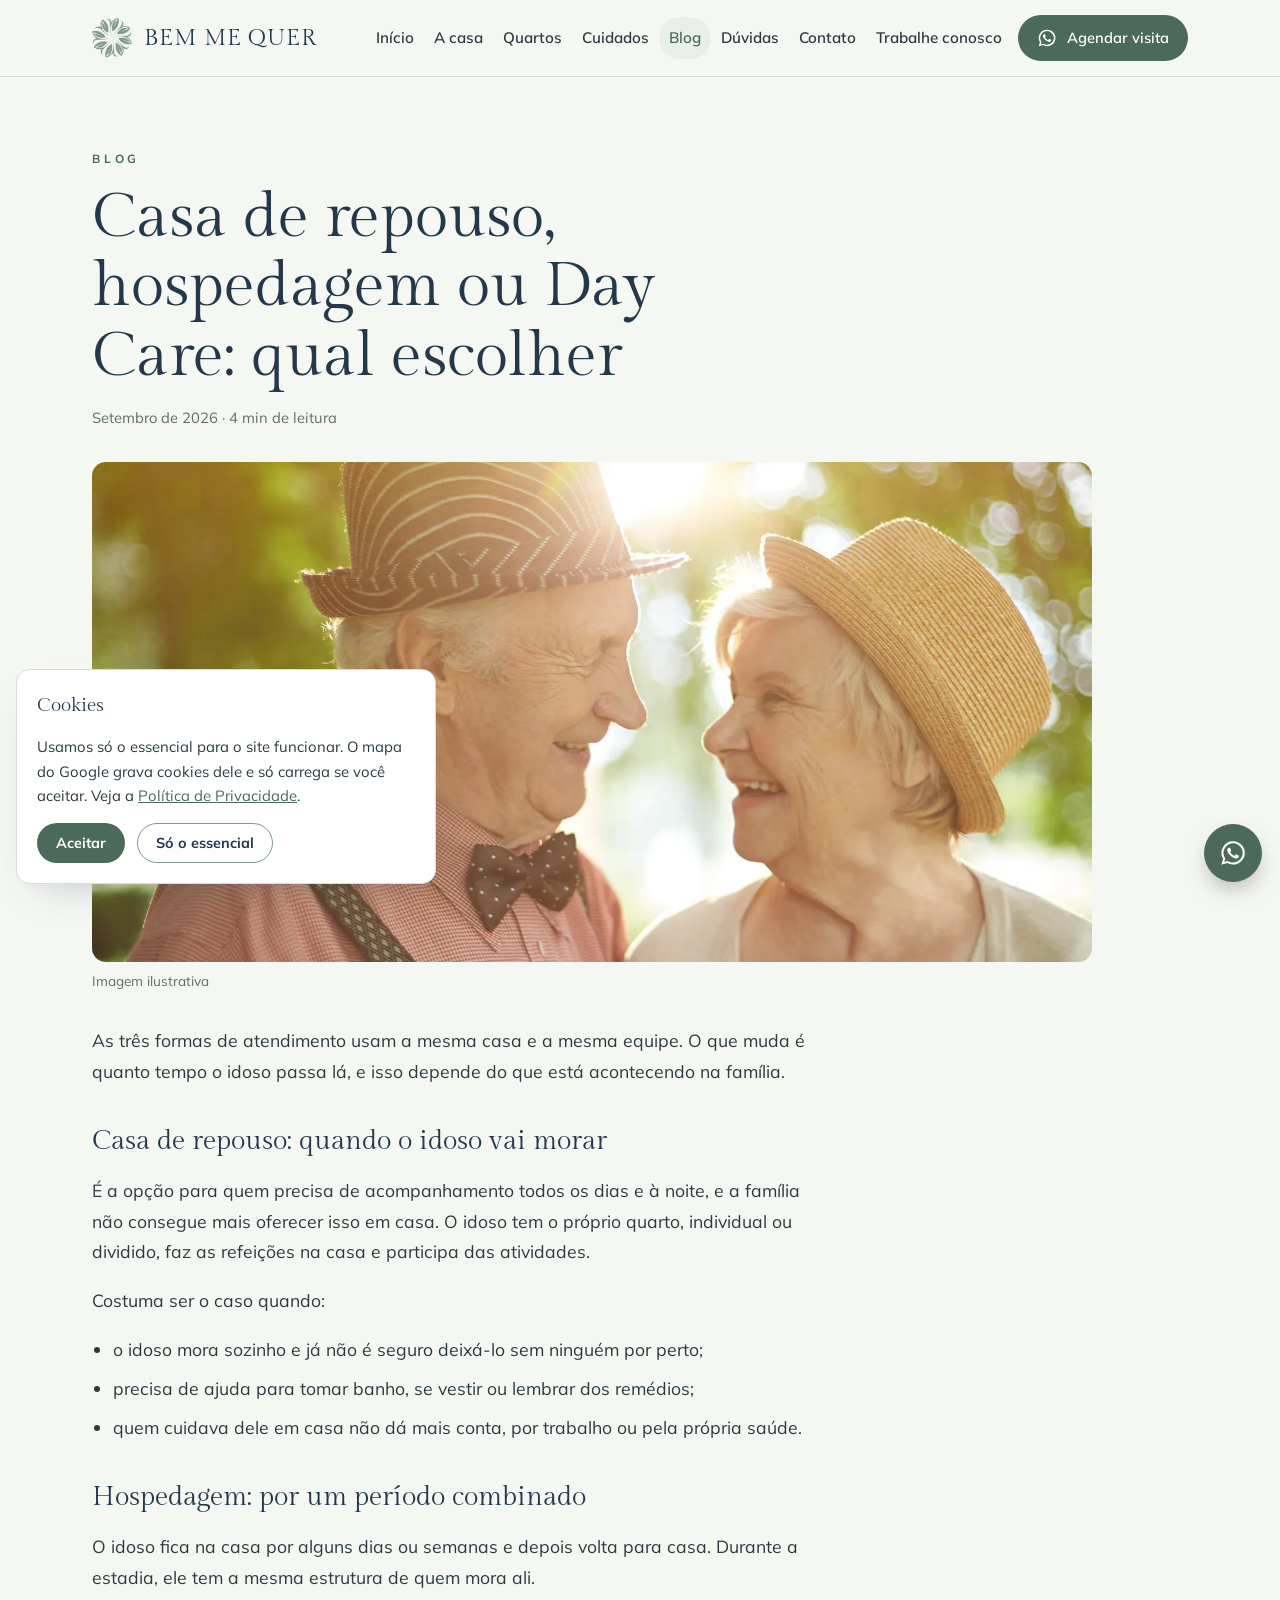
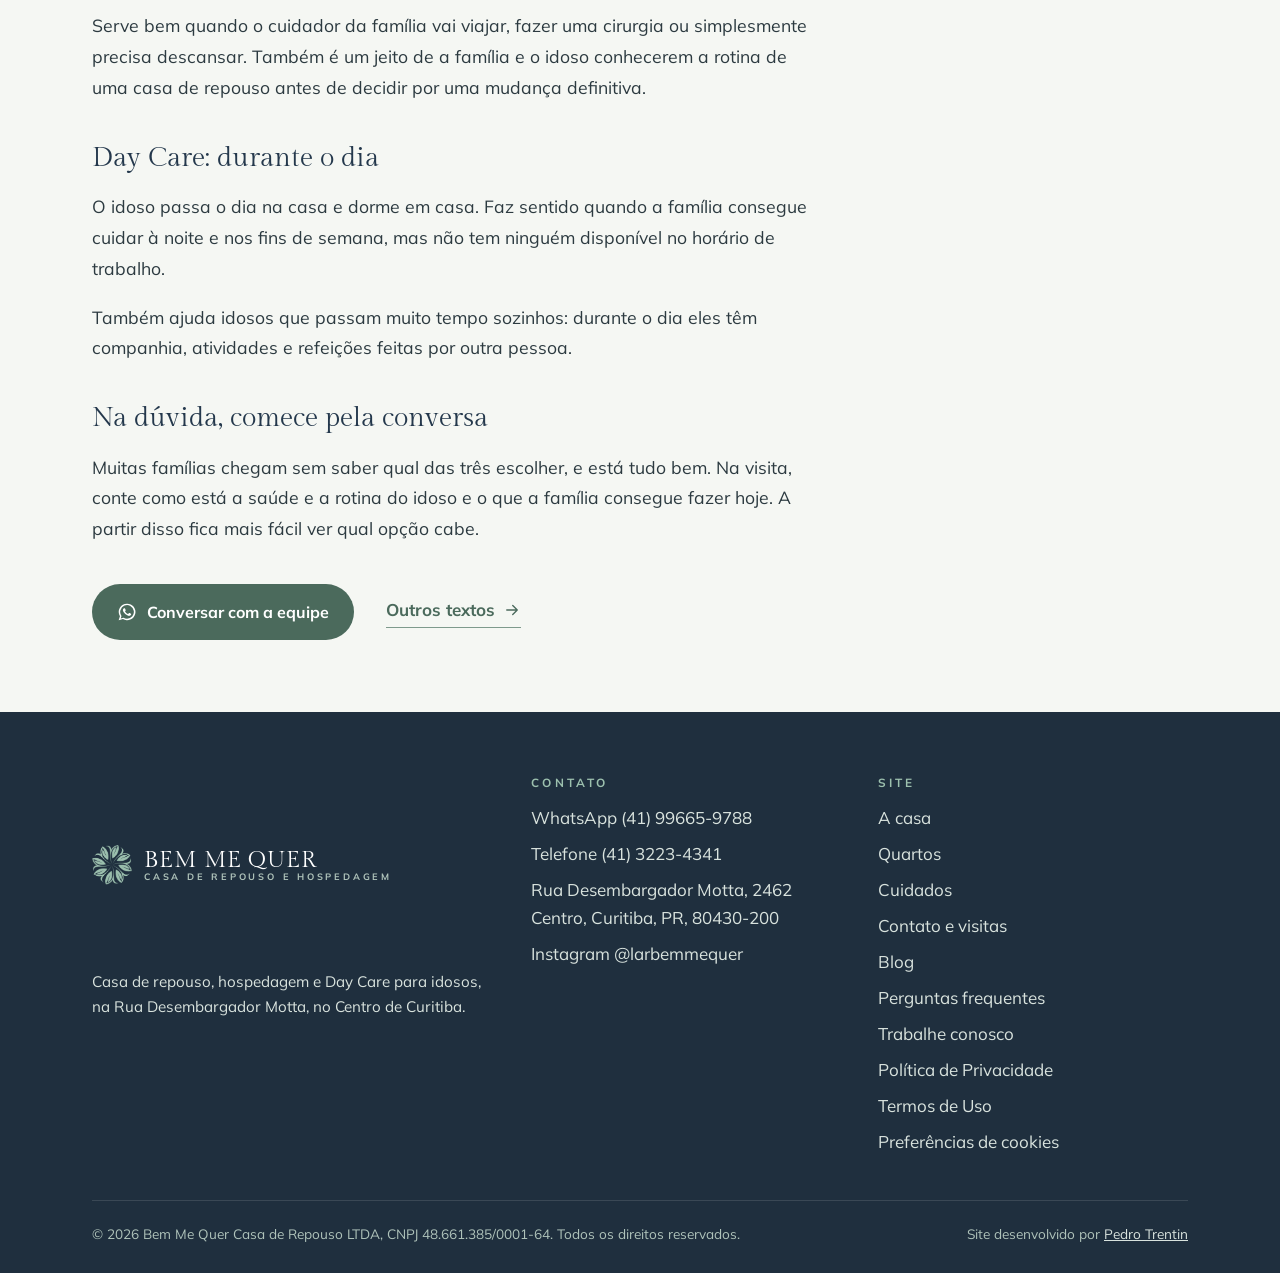
<file: blog/casa-de-repouso-hospedagem-ou-day-care.html>
<!doctype html><html lang="pt-BR"><head><meta charset="utf-8">
<meta name="viewport" content="width=device-width,initial-scale=1,viewport-fit=cover">
<title>Casa de repouso, hospedagem ou Day Care: qual escolher | Bem Me Quer</title><meta name="description" content="A diferença entre morar na casa de repouso, ficar uma temporada ou passar só o dia, e em que situação cada uma costuma servir.">
<meta property="og:title" content="Casa de repouso, hospedagem ou Day Care: qual escolher | Bem Me Quer"><meta property="og:description" content="A diferença entre morar na casa de repouso, ficar uma temporada ou passar só o dia, e em que situação cada uma costuma servir."><meta property="og:type" content="website"><meta property="og:locale" content="pt_BR">
<meta property="og:image" content="/img/sala-estar.webp"><meta name="theme-color" content="#7E9A8C">
<link rel="icon" type="image/png" href="/img/flor.png">
<link rel="preload" href="/assets/fonts/gilda-display-latin-400-normal.woff2" as="font" type="font/woff2" crossorigin>
<link rel="stylesheet" href="/assets/fonts.css"><link rel="stylesheet" href="/assets/site.css?v=202609271038">
<script type="application/ld+json">{"@context": "https://schema.org", "@type": "LocalBusiness", "name": "Bem Me Quer Casa de Repouso e Hospedagem", "telephone": "+55-41-99665-9788", "address": {"@type": "PostalAddress", "streetAddress": "Rua Desembargador Motta, 2462", "addressLocality": "Curitiba", "addressRegion": "PR", "postalCode": "80430-200", "addressCountry": "BR"}, "sameAs": ["https://www.instagram.com/larbemmequer/"]}</script>
</head><body><a class="skip" href="#conteudo" style="position:absolute;left:-999px">Pular para o conteúdo</a>
<header class="site-header"><div class="wrap hdr">
<a class="brand" href="/" aria-label="Bem Me Quer, página inicial"><span class="flor"></span><span class="brand-name"><b>BEM ME QUER</b><small>Casa de repouso e hospedagem</small></span></a>
<button class="menu-btn" type="button" aria-expanded="false" aria-controls="menu">Menu</button>
<nav class="nav" id="menu" aria-label="Principal"><a href="/" data-link="inicio">Início</a><a href="/a-casa" data-link="a-casa">A casa</a><a href="/quartos" data-link="quartos">Quartos</a><a href="/cuidados" data-link="cuidados">Cuidados</a><a href="/blog" data-link="blog" aria-current="page">Blog</a><a href="/duvidas" data-link="duvidas">Dúvidas</a><a href="/contato" data-link="contato">Contato</a><a href="/trabalhe-conosco" data-link="trabalhe-conosco">Trabalhe conosco</a><a class="btn btn-primary" href="https://wa.me/5541996659788?text=Ol%C3%A1%21%20Vi%20o%20site%20da%20Bem%20Me%20Quer%20e%20gostaria%20de%20mais%20informa%C3%A7%C3%B5es." target="_blank" rel="noopener"><svg viewBox="0 0 24 24" fill="currentColor" aria-hidden="true"><path d="M12.04 2a9.9 9.9 0 0 0-8.5 14.98L2 22l5.15-1.5A9.94 9.94 0 1 0 12.04 2Zm0 18.13a8.2 8.2 0 0 1-4.2-1.15l-.3-.18-3.05.9.9-2.97-.2-.31a8.2 8.2 0 1 1 6.85 3.71Zm4.5-6.14c-.25-.12-1.46-.72-1.69-.8-.23-.08-.39-.12-.55.12-.17.25-.64.8-.78.97-.14.16-.29.18-.53.06a6.7 6.7 0 0 1-3.34-2.92c-.25-.43.25-.4.72-1.34.08-.16.04-.3-.02-.43l-.75-1.8c-.2-.47-.4-.4-.55-.41h-.47a.9.9 0 0 0-.65.3 2.74 2.74 0 0 0-.86 2.04 4.76 4.76 0 0 0 1 2.53 10.9 10.9 0 0 0 4.18 3.69c1.55.67 2.16.73 2.94.61.47-.07 1.46-.6 1.66-1.18.2-.58.2-1.07.14-1.18-.06-.1-.22-.16-.47-.28Z"/></svg>Agendar visita</a></nav>
</div></header><main id="conteudo"><article class="article">
 <header class="wrap article-head">
  <p class="eyebrow"><a href="/blog">Blog</a></p>
  <h1>Casa de repouso, hospedagem ou Day Care: qual escolher</h1>
  <p class="post-meta">Setembro de 2026 · 4 min de leitura</p>
 </header>
 <figure class="wrap article-img"><img src="/img/blog-casal.webp" alt=""><figcaption class="credit">Imagem ilustrativa</figcaption></figure>
 <div class="wrap prose">
  <p>As três formas de atendimento usam a mesma casa e a mesma equipe. O que muda é quanto tempo o idoso passa lá, e isso depende do que está acontecendo na família.</p>

  <h2>Casa de repouso: quando o idoso vai morar</h2>
  <p>É a opção para quem precisa de acompanhamento todos os dias e à noite, e a família não consegue mais oferecer isso em casa. O idoso tem o próprio quarto, individual ou dividido, faz as refeições na casa e participa das atividades.</p>
  <p>Costuma ser o caso quando:</p>
  <ul>
   <li>o idoso mora sozinho e já não é seguro deixá-lo sem ninguém por perto;</li>
   <li>precisa de ajuda para tomar banho, se vestir ou lembrar dos remédios;</li>
   <li>quem cuidava dele em casa não dá mais conta, por trabalho ou pela própria saúde.</li>
  </ul>

  <h2>Hospedagem: por um período combinado</h2>
  <p>O idoso fica na casa por alguns dias ou semanas e depois volta para casa. Durante a estadia, ele tem a mesma estrutura de quem mora ali.</p>
  <p>Serve bem quando o cuidador da família vai viajar, fazer uma cirurgia ou simplesmente precisa descansar. Também é um jeito de a família e o idoso conhecerem a rotina de uma casa de repouso antes de decidir por uma mudança definitiva.</p>

  <h2>Day Care: durante o dia</h2>
  <p>O idoso passa o dia na casa e dorme em casa. Faz sentido quando a família consegue cuidar à noite e nos fins de semana, mas não tem ninguém disponível no horário de trabalho.</p>
  <p>Também ajuda idosos que passam muito tempo sozinhos: durante o dia eles têm companhia, atividades e refeições feitas por outra pessoa.</p>

  <h2>Na dúvida, comece pela conversa</h2>
  <p>Muitas famílias chegam sem saber qual das três escolher, e está tudo bem. Na visita, conte como está a saúde e a rotina do idoso e o que a família consegue fazer hoje. A partir disso fica mais fácil ver qual opção cabe.</p>
 </div>
 <div class="wrap article-foot">
  <a class="btn btn-primary" href="https://wa.me/5541996659788?text=Ol%C3%A1%21%20Li%20o%20texto%20do%20blog%20e%20queria%20entender%20qual%20forma%20de%20atendimento%20faz%20sentido%20para%20minha%20fam%C3%ADlia." target="_blank" rel="noopener"><svg viewBox="0 0 24 24" fill="currentColor" aria-hidden="true"><path d="M12.04 2a9.9 9.9 0 0 0-8.5 14.98L2 22l5.15-1.5A9.94 9.94 0 1 0 12.04 2Zm0 18.13a8.2 8.2 0 0 1-4.2-1.15l-.3-.18-3.05.9.9-2.97-.2-.31a8.2 8.2 0 1 1 6.85 3.71Zm4.5-6.14c-.25-.12-1.46-.72-1.69-.8-.23-.08-.39-.12-.55.12-.17.25-.64.8-.78.97-.14.16-.29.18-.53.06a6.7 6.7 0 0 1-3.34-2.92c-.25-.43.25-.4.72-1.34.08-.16.04-.3-.02-.43l-.75-1.8c-.2-.47-.4-.4-.55-.41h-.47a.9.9 0 0 0-.65.3 2.74 2.74 0 0 0-.86 2.04 4.76 4.76 0 0 0 1 2.53 10.9 10.9 0 0 0 4.18 3.69c1.55.67 2.16.73 2.94.61.47-.07 1.46-.6 1.66-1.18.2-.58.2-1.07.14-1.18-.06-.1-.22-.16-.47-.28Z"/></svg>Conversar com a equipe</a>
  <a class="link-arrow" href="/blog">Outros textos <svg viewBox="0 0 24 24" fill="none" stroke="currentColor" stroke-width="1.8" stroke-linecap="round" stroke-linejoin="round" aria-hidden="true"><path d="M5 12h14M13 6l6 6-6 6"/></svg></a>
 </div>
</article>
</main><footer class="site-footer"><div class="wrap">
<div class="ft">
 <div class="stack" style="gap:16px">
  <a class="brand" href="/"><span class="flor"></span><span class="brand-name"><b>BEM ME QUER</b><small>Casa de repouso e hospedagem</small></span></a>
  <p>Casa de repouso, hospedagem e Day Care para idosos, na Rua Desembargador Motta, no Centro de Curitiba.</p>
 </div>
 <div><h3>Contato</h3><ul>
  <li><a href="https://wa.me/5541996659788?text=Ol%C3%A1%21%20Vi%20o%20site%20da%20Bem%20Me%20Quer%20e%20gostaria%20de%20mais%20informa%C3%A7%C3%B5es." target="_blank" rel="noopener">WhatsApp (41) 99665-9788</a></li>
  <li>Telefone (41) 3223-4341</li>
  <li><a href="https://www.google.com/maps/search/?api=1&query=Rua%20Desembargador%20Motta%2C%202462%2C%20Centro%2C%20Curitiba%2C%20PR%2C%2080430-200" target="_blank" rel="noopener">Rua Desembargador Motta, 2462<br>Centro, Curitiba, PR, 80430-200</a></li>
  <li><a href="https://www.instagram.com/larbemmequer/" target="_blank" rel="noopener">Instagram @larbemmequer</a></li>
 </ul></div>
 <div><h3>Site</h3><ul>
  <li><a href="/a-casa">A casa</a></li><li><a href="/quartos">Quartos</a></li><li><a href="/cuidados">Cuidados</a></li><li><a href="/contato">Contato e visitas</a></li><li><a href="/blog">Blog</a></li><li><a href="/duvidas">Perguntas frequentes</a></li><li><a href="/trabalhe-conosco">Trabalhe conosco</a></li>
  <li><a href="/privacidade">Política de Privacidade</a></li><li><a href="/termos">Termos de Uso</a></li>
  <li><button class="linkbtn" type="button" data-cookie-prefs>Preferências de cookies</button></li>
 </ul></div>
</div>
<div class="ft-bottom"><span>© <span data-year>2026</span> Bem Me Quer Casa de Repouso LTDA, CNPJ 48.661.385/0001-64. Todos os direitos reservados.</span><span>Site desenvolvido por <a href="https://www.instagram.com/ph.trentin/" target="_blank" rel="noopener">Pedro Trentin</a></span></div>
</div></footer>
<a class="wa-float" href="https://wa.me/5541996659788?text=Ol%C3%A1%21%20Vi%20o%20site%20da%20Bem%20Me%20Quer%20e%20gostaria%20de%20mais%20informa%C3%A7%C3%B5es." target="_blank" rel="noopener" aria-label="Conversar no WhatsApp"><svg viewBox="0 0 24 24" fill="currentColor" aria-hidden="true"><path d="M12.04 2a9.9 9.9 0 0 0-8.5 14.98L2 22l5.15-1.5A9.94 9.94 0 1 0 12.04 2Zm0 18.13a8.2 8.2 0 0 1-4.2-1.15l-.3-.18-3.05.9.9-2.97-.2-.31a8.2 8.2 0 1 1 6.85 3.71Zm4.5-6.14c-.25-.12-1.46-.72-1.69-.8-.23-.08-.39-.12-.55.12-.17.25-.64.8-.78.97-.14.16-.29.18-.53.06a6.7 6.7 0 0 1-3.34-2.92c-.25-.43.25-.4.72-1.34.08-.16.04-.3-.02-.43l-.75-1.8c-.2-.47-.4-.4-.55-.41h-.47a.9.9 0 0 0-.65.3 2.74 2.74 0 0 0-.86 2.04 4.76 4.76 0 0 0 1 2.53 10.9 10.9 0 0 0 4.18 3.69c1.55.67 2.16.73 2.94.61.47-.07 1.46-.6 1.66-1.18.2-.58.2-1.07.14-1.18-.06-.1-.22-.16-.47-.28Z"/></svg></a>
<div class="cookie" id="cookie" role="dialog" aria-label="Aviso de cookies" hidden>
 <b>Cookies</b>
 <p>Usamos só o essencial para o site funcionar. O mapa do Google grava cookies dele e só carrega se você aceitar. Veja a <a href="/privacidade">Política de Privacidade</a>.</p>
 <div class="btn-row"><button class="btn btn-primary" type="button" data-accept>Aceitar</button><button class="btn btn-ghost" type="button" data-essential>Só o essencial</button></div>
</div><script src="/assets/site.js?v=202609271038"></script></body></html>
</file>
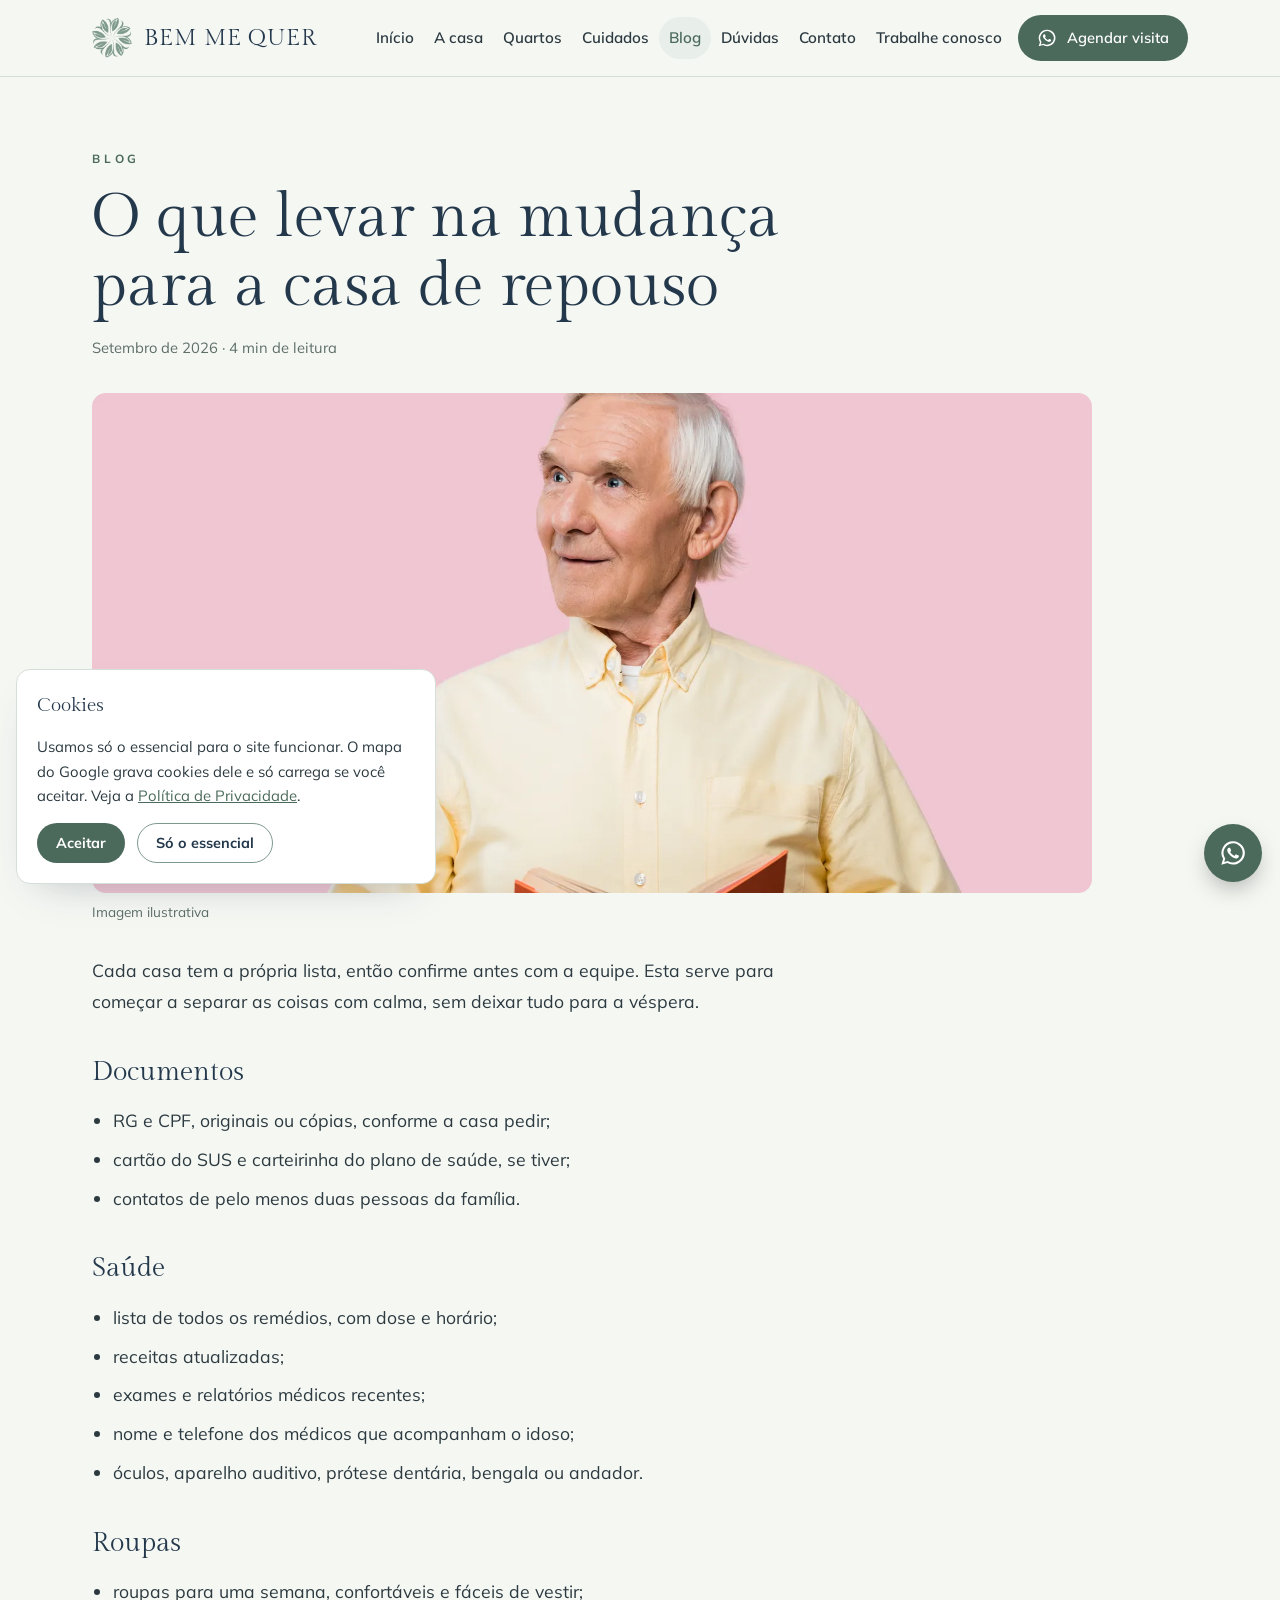
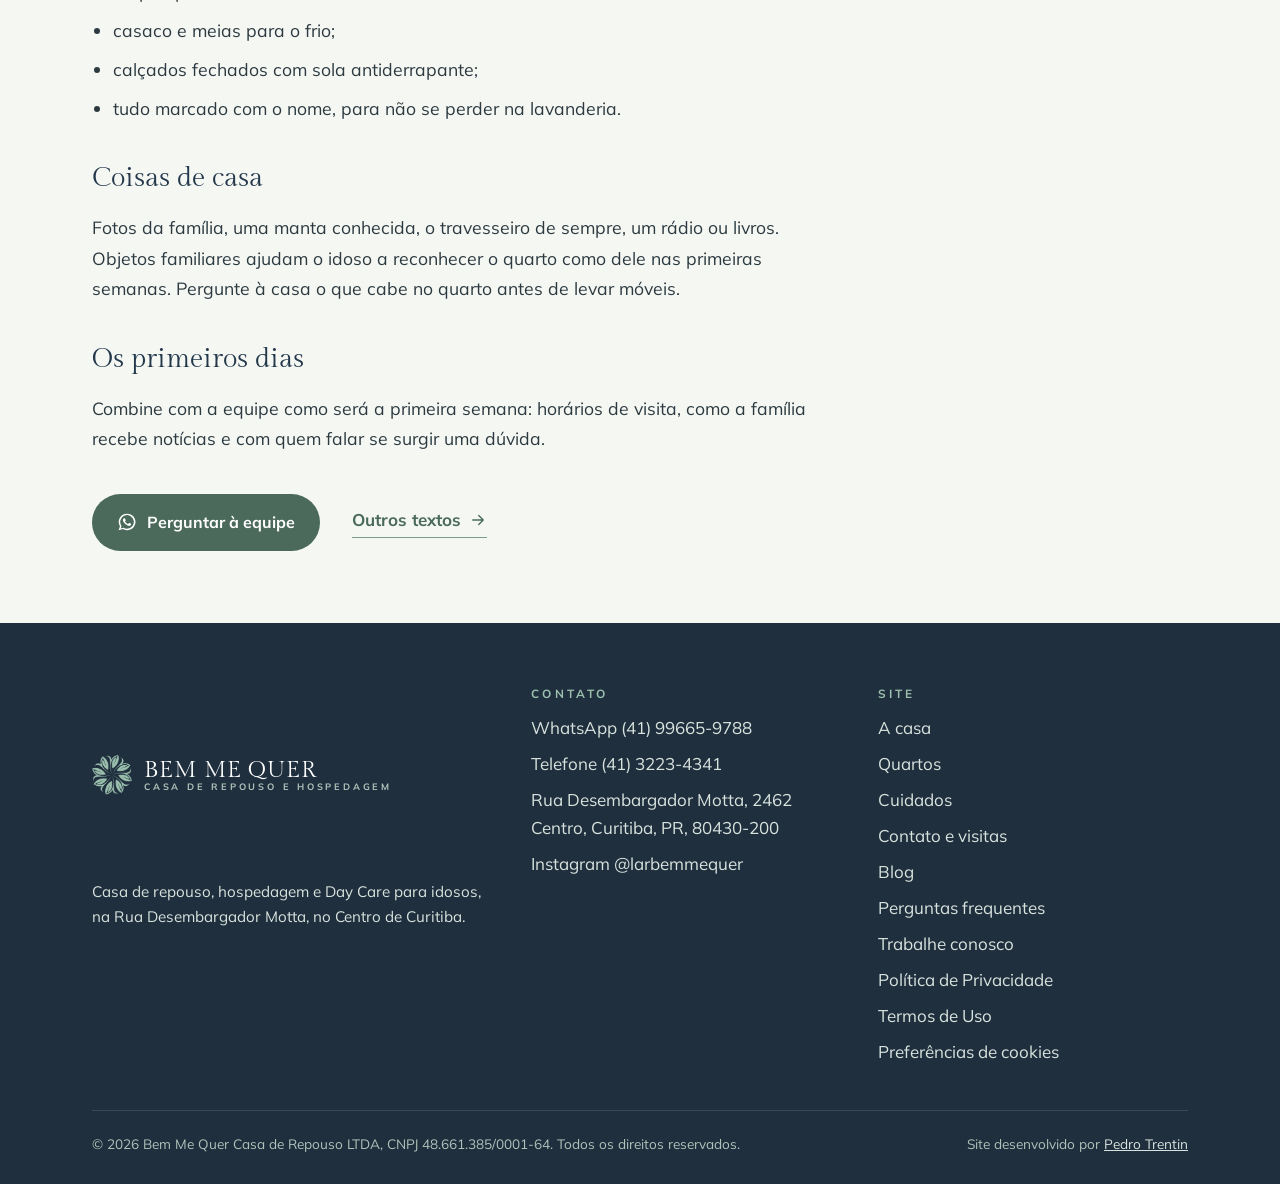
<file: blog/o-que-levar-na-mudanca.html>
<!doctype html><html lang="pt-BR"><head><meta charset="utf-8">
<meta name="viewport" content="width=device-width,initial-scale=1,viewport-fit=cover">
<title>O que levar na mudança para a casa de repouso | Bem Me Quer</title><meta name="description" content="Documentos, remédios, roupas e objetos pessoais: o que separar antes da mudança para a casa de repouso.">
<meta property="og:title" content="O que levar na mudança para a casa de repouso | Bem Me Quer"><meta property="og:description" content="Documentos, remédios, roupas e objetos pessoais: o que separar antes da mudança para a casa de repouso."><meta property="og:type" content="website"><meta property="og:locale" content="pt_BR">
<meta property="og:image" content="/img/sala-estar.webp"><meta name="theme-color" content="#7E9A8C">
<link rel="icon" type="image/png" href="/img/flor.png">
<link rel="preload" href="/assets/fonts/gilda-display-latin-400-normal.woff2" as="font" type="font/woff2" crossorigin>
<link rel="stylesheet" href="/assets/fonts.css"><link rel="stylesheet" href="/assets/site.css?v=202609271038">
<script type="application/ld+json">{"@context": "https://schema.org", "@type": "LocalBusiness", "name": "Bem Me Quer Casa de Repouso e Hospedagem", "telephone": "+55-41-99665-9788", "address": {"@type": "PostalAddress", "streetAddress": "Rua Desembargador Motta, 2462", "addressLocality": "Curitiba", "addressRegion": "PR", "postalCode": "80430-200", "addressCountry": "BR"}, "sameAs": ["https://www.instagram.com/larbemmequer/"]}</script>
</head><body><a class="skip" href="#conteudo" style="position:absolute;left:-999px">Pular para o conteúdo</a>
<header class="site-header"><div class="wrap hdr">
<a class="brand" href="/" aria-label="Bem Me Quer, página inicial"><span class="flor"></span><span class="brand-name"><b>BEM ME QUER</b><small>Casa de repouso e hospedagem</small></span></a>
<button class="menu-btn" type="button" aria-expanded="false" aria-controls="menu">Menu</button>
<nav class="nav" id="menu" aria-label="Principal"><a href="/" data-link="inicio">Início</a><a href="/a-casa" data-link="a-casa">A casa</a><a href="/quartos" data-link="quartos">Quartos</a><a href="/cuidados" data-link="cuidados">Cuidados</a><a href="/blog" data-link="blog" aria-current="page">Blog</a><a href="/duvidas" data-link="duvidas">Dúvidas</a><a href="/contato" data-link="contato">Contato</a><a href="/trabalhe-conosco" data-link="trabalhe-conosco">Trabalhe conosco</a><a class="btn btn-primary" href="https://wa.me/5541996659788?text=Ol%C3%A1%21%20Vi%20o%20site%20da%20Bem%20Me%20Quer%20e%20gostaria%20de%20mais%20informa%C3%A7%C3%B5es." target="_blank" rel="noopener"><svg viewBox="0 0 24 24" fill="currentColor" aria-hidden="true"><path d="M12.04 2a9.9 9.9 0 0 0-8.5 14.98L2 22l5.15-1.5A9.94 9.94 0 1 0 12.04 2Zm0 18.13a8.2 8.2 0 0 1-4.2-1.15l-.3-.18-3.05.9.9-2.97-.2-.31a8.2 8.2 0 1 1 6.85 3.71Zm4.5-6.14c-.25-.12-1.46-.72-1.69-.8-.23-.08-.39-.12-.55.12-.17.25-.64.8-.78.97-.14.16-.29.18-.53.06a6.7 6.7 0 0 1-3.34-2.92c-.25-.43.25-.4.72-1.34.08-.16.04-.3-.02-.43l-.75-1.8c-.2-.47-.4-.4-.55-.41h-.47a.9.9 0 0 0-.65.3 2.74 2.74 0 0 0-.86 2.04 4.76 4.76 0 0 0 1 2.53 10.9 10.9 0 0 0 4.18 3.69c1.55.67 2.16.73 2.94.61.47-.07 1.46-.6 1.66-1.18.2-.58.2-1.07.14-1.18-.06-.1-.22-.16-.47-.28Z"/></svg>Agendar visita</a></nav>
</div></header><main id="conteudo"><article class="article">
 <header class="wrap article-head">
  <p class="eyebrow"><a href="/blog">Blog</a></p>
  <h1>O que levar na mudança para a casa de repouso</h1>
  <p class="post-meta">Setembro de 2026 · 4 min de leitura</p>
 </header>
 <figure class="wrap article-img"><img src="/img/blog-livro.webp" alt=""><figcaption class="credit">Imagem ilustrativa</figcaption></figure>
 <div class="wrap prose">
  <p>Cada casa tem a própria lista, então confirme antes com a equipe. Esta serve para começar a separar as coisas com calma, sem deixar tudo para a véspera.</p>

  <h2>Documentos</h2>
  <ul>
   <li>RG e CPF, originais ou cópias, conforme a casa pedir;</li>
   <li>cartão do SUS e carteirinha do plano de saúde, se tiver;</li>
   <li>contatos de pelo menos duas pessoas da família.</li>
  </ul>

  <h2>Saúde</h2>
  <ul>
   <li>lista de todos os remédios, com dose e horário;</li>
   <li>receitas atualizadas;</li>
   <li>exames e relatórios médicos recentes;</li>
   <li>nome e telefone dos médicos que acompanham o idoso;</li>
   <li>óculos, aparelho auditivo, prótese dentária, bengala ou andador.</li>
  </ul>

  <h2>Roupas</h2>
  <ul>
   <li>roupas para uma semana, confortáveis e fáceis de vestir;</li>
   <li>casaco e meias para o frio;</li>
   <li>calçados fechados com sola antiderrapante;</li>
   <li>tudo marcado com o nome, para não se perder na lavanderia.</li>
  </ul>

  <h2>Coisas de casa</h2>
  <p>Fotos da família, uma manta conhecida, o travesseiro de sempre, um rádio ou livros. Objetos familiares ajudam o idoso a reconhecer o quarto como dele nas primeiras semanas. Pergunte à casa o que cabe no quarto antes de levar móveis.</p>

  <h2>Os primeiros dias</h2>
  <p>Combine com a equipe como será a primeira semana: horários de visita, como a família recebe notícias e com quem falar se surgir uma dúvida.</p>
 </div>
 <div class="wrap article-foot">
  <a class="btn btn-primary" href="https://wa.me/5541996659788?text=Ol%C3%A1%21%20Queria%20saber%20o%20que%20levar%20na%20mudan%C3%A7a%20para%20a%20Bem%20Me%20Quer." target="_blank" rel="noopener"><svg viewBox="0 0 24 24" fill="currentColor" aria-hidden="true"><path d="M12.04 2a9.9 9.9 0 0 0-8.5 14.98L2 22l5.15-1.5A9.94 9.94 0 1 0 12.04 2Zm0 18.13a8.2 8.2 0 0 1-4.2-1.15l-.3-.18-3.05.9.9-2.97-.2-.31a8.2 8.2 0 1 1 6.85 3.71Zm4.5-6.14c-.25-.12-1.46-.72-1.69-.8-.23-.08-.39-.12-.55.12-.17.25-.64.8-.78.97-.14.16-.29.18-.53.06a6.7 6.7 0 0 1-3.34-2.92c-.25-.43.25-.4.72-1.34.08-.16.04-.3-.02-.43l-.75-1.8c-.2-.47-.4-.4-.55-.41h-.47a.9.9 0 0 0-.65.3 2.74 2.74 0 0 0-.86 2.04 4.76 4.76 0 0 0 1 2.53 10.9 10.9 0 0 0 4.18 3.69c1.55.67 2.16.73 2.94.61.47-.07 1.46-.6 1.66-1.18.2-.58.2-1.07.14-1.18-.06-.1-.22-.16-.47-.28Z"/></svg>Perguntar à equipe</a>
  <a class="link-arrow" href="/blog">Outros textos <svg viewBox="0 0 24 24" fill="none" stroke="currentColor" stroke-width="1.8" stroke-linecap="round" stroke-linejoin="round" aria-hidden="true"><path d="M5 12h14M13 6l6 6-6 6"/></svg></a>
 </div>
</article>
</main><footer class="site-footer"><div class="wrap">
<div class="ft">
 <div class="stack" style="gap:16px">
  <a class="brand" href="/"><span class="flor"></span><span class="brand-name"><b>BEM ME QUER</b><small>Casa de repouso e hospedagem</small></span></a>
  <p>Casa de repouso, hospedagem e Day Care para idosos, na Rua Desembargador Motta, no Centro de Curitiba.</p>
 </div>
 <div><h3>Contato</h3><ul>
  <li><a href="https://wa.me/5541996659788?text=Ol%C3%A1%21%20Vi%20o%20site%20da%20Bem%20Me%20Quer%20e%20gostaria%20de%20mais%20informa%C3%A7%C3%B5es." target="_blank" rel="noopener">WhatsApp (41) 99665-9788</a></li>
  <li>Telefone (41) 3223-4341</li>
  <li><a href="https://www.google.com/maps/search/?api=1&query=Rua%20Desembargador%20Motta%2C%202462%2C%20Centro%2C%20Curitiba%2C%20PR%2C%2080430-200" target="_blank" rel="noopener">Rua Desembargador Motta, 2462<br>Centro, Curitiba, PR, 80430-200</a></li>
  <li><a href="https://www.instagram.com/larbemmequer/" target="_blank" rel="noopener">Instagram @larbemmequer</a></li>
 </ul></div>
 <div><h3>Site</h3><ul>
  <li><a href="/a-casa">A casa</a></li><li><a href="/quartos">Quartos</a></li><li><a href="/cuidados">Cuidados</a></li><li><a href="/contato">Contato e visitas</a></li><li><a href="/blog">Blog</a></li><li><a href="/duvidas">Perguntas frequentes</a></li><li><a href="/trabalhe-conosco">Trabalhe conosco</a></li>
  <li><a href="/privacidade">Política de Privacidade</a></li><li><a href="/termos">Termos de Uso</a></li>
  <li><button class="linkbtn" type="button" data-cookie-prefs>Preferências de cookies</button></li>
 </ul></div>
</div>
<div class="ft-bottom"><span>© <span data-year>2026</span> Bem Me Quer Casa de Repouso LTDA, CNPJ 48.661.385/0001-64. Todos os direitos reservados.</span><span>Site desenvolvido por <a href="https://www.instagram.com/ph.trentin/" target="_blank" rel="noopener">Pedro Trentin</a></span></div>
</div></footer>
<a class="wa-float" href="https://wa.me/5541996659788?text=Ol%C3%A1%21%20Vi%20o%20site%20da%20Bem%20Me%20Quer%20e%20gostaria%20de%20mais%20informa%C3%A7%C3%B5es." target="_blank" rel="noopener" aria-label="Conversar no WhatsApp"><svg viewBox="0 0 24 24" fill="currentColor" aria-hidden="true"><path d="M12.04 2a9.9 9.9 0 0 0-8.5 14.98L2 22l5.15-1.5A9.94 9.94 0 1 0 12.04 2Zm0 18.13a8.2 8.2 0 0 1-4.2-1.15l-.3-.18-3.05.9.9-2.97-.2-.31a8.2 8.2 0 1 1 6.85 3.71Zm4.5-6.14c-.25-.12-1.46-.72-1.69-.8-.23-.08-.39-.12-.55.12-.17.25-.64.8-.78.97-.14.16-.29.18-.53.06a6.7 6.7 0 0 1-3.34-2.92c-.25-.43.25-.4.72-1.34.08-.16.04-.3-.02-.43l-.75-1.8c-.2-.47-.4-.4-.55-.41h-.47a.9.9 0 0 0-.65.3 2.74 2.74 0 0 0-.86 2.04 4.76 4.76 0 0 0 1 2.53 10.9 10.9 0 0 0 4.18 3.69c1.55.67 2.16.73 2.94.61.47-.07 1.46-.6 1.66-1.18.2-.58.2-1.07.14-1.18-.06-.1-.22-.16-.47-.28Z"/></svg></a>
<div class="cookie" id="cookie" role="dialog" aria-label="Aviso de cookies" hidden>
 <b>Cookies</b>
 <p>Usamos só o essencial para o site funcionar. O mapa do Google grava cookies dele e só carrega se você aceitar. Veja a <a href="/privacidade">Política de Privacidade</a>.</p>
 <div class="btn-row"><button class="btn btn-primary" type="button" data-accept>Aceitar</button><button class="btn btn-ghost" type="button" data-essential>Só o essencial</button></div>
</div><script src="/assets/site.js?v=202609271038"></script></body></html>
</file>
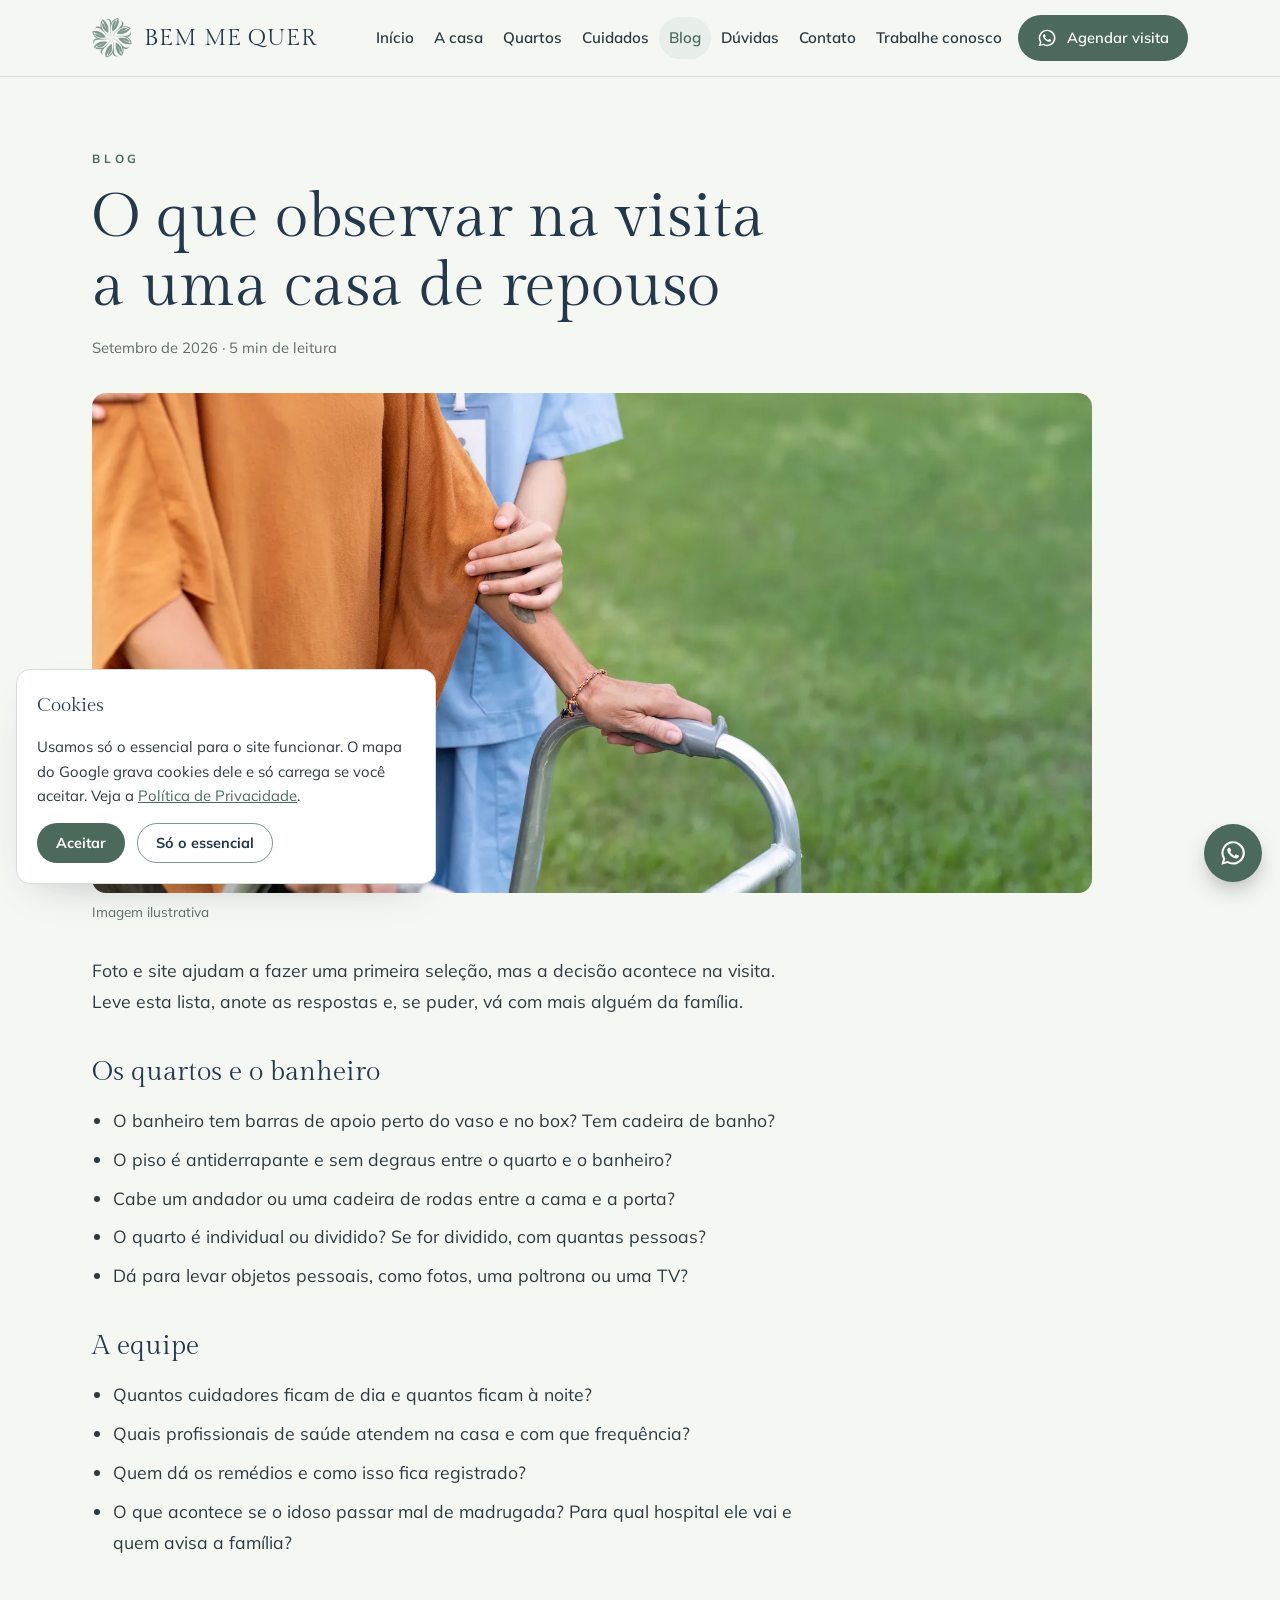
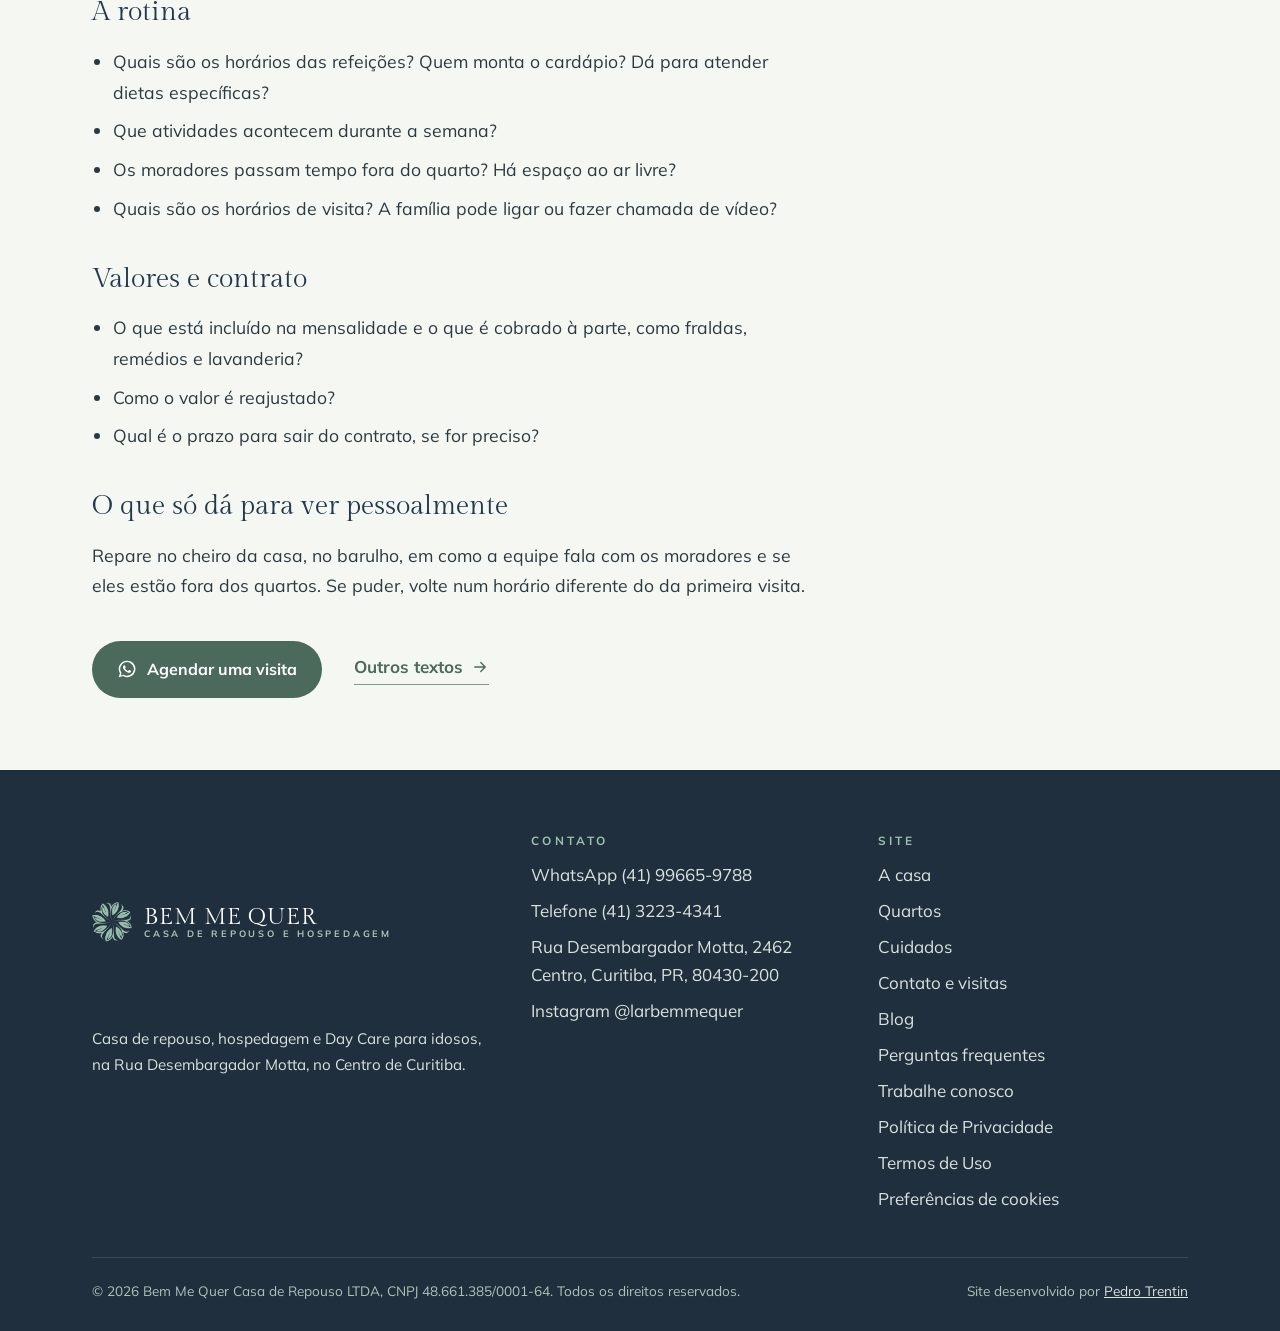
<file: blog/o-que-observar-na-visita.html>
<!doctype html><html lang="pt-BR"><head><meta charset="utf-8">
<meta name="viewport" content="width=device-width,initial-scale=1,viewport-fit=cover">
<title>O que observar na visita a uma casa de repouso | Bem Me Quer</title><meta name="description" content="Uma lista do que ver e perguntar na visita a uma casa de repouso, do banheiro à rotina de medicação.">
<meta property="og:title" content="O que observar na visita a uma casa de repouso | Bem Me Quer"><meta property="og:description" content="Uma lista do que ver e perguntar na visita a uma casa de repouso, do banheiro à rotina de medicação."><meta property="og:type" content="website"><meta property="og:locale" content="pt_BR">
<meta property="og:image" content="/img/sala-estar.webp"><meta name="theme-color" content="#7E9A8C">
<link rel="icon" type="image/png" href="/img/flor.png">
<link rel="preload" href="/assets/fonts/gilda-display-latin-400-normal.woff2" as="font" type="font/woff2" crossorigin>
<link rel="stylesheet" href="/assets/fonts.css"><link rel="stylesheet" href="/assets/site.css?v=202609271038">
<script type="application/ld+json">{"@context": "https://schema.org", "@type": "LocalBusiness", "name": "Bem Me Quer Casa de Repouso e Hospedagem", "telephone": "+55-41-99665-9788", "address": {"@type": "PostalAddress", "streetAddress": "Rua Desembargador Motta, 2462", "addressLocality": "Curitiba", "addressRegion": "PR", "postalCode": "80430-200", "addressCountry": "BR"}, "sameAs": ["https://www.instagram.com/larbemmequer/"]}</script>
</head><body><a class="skip" href="#conteudo" style="position:absolute;left:-999px">Pular para o conteúdo</a>
<header class="site-header"><div class="wrap hdr">
<a class="brand" href="/" aria-label="Bem Me Quer, página inicial"><span class="flor"></span><span class="brand-name"><b>BEM ME QUER</b><small>Casa de repouso e hospedagem</small></span></a>
<button class="menu-btn" type="button" aria-expanded="false" aria-controls="menu">Menu</button>
<nav class="nav" id="menu" aria-label="Principal"><a href="/" data-link="inicio">Início</a><a href="/a-casa" data-link="a-casa">A casa</a><a href="/quartos" data-link="quartos">Quartos</a><a href="/cuidados" data-link="cuidados">Cuidados</a><a href="/blog" data-link="blog" aria-current="page">Blog</a><a href="/duvidas" data-link="duvidas">Dúvidas</a><a href="/contato" data-link="contato">Contato</a><a href="/trabalhe-conosco" data-link="trabalhe-conosco">Trabalhe conosco</a><a class="btn btn-primary" href="https://wa.me/5541996659788?text=Ol%C3%A1%21%20Vi%20o%20site%20da%20Bem%20Me%20Quer%20e%20gostaria%20de%20mais%20informa%C3%A7%C3%B5es." target="_blank" rel="noopener"><svg viewBox="0 0 24 24" fill="currentColor" aria-hidden="true"><path d="M12.04 2a9.9 9.9 0 0 0-8.5 14.98L2 22l5.15-1.5A9.94 9.94 0 1 0 12.04 2Zm0 18.13a8.2 8.2 0 0 1-4.2-1.15l-.3-.18-3.05.9.9-2.97-.2-.31a8.2 8.2 0 1 1 6.85 3.71Zm4.5-6.14c-.25-.12-1.46-.72-1.69-.8-.23-.08-.39-.12-.55.12-.17.25-.64.8-.78.97-.14.16-.29.18-.53.06a6.7 6.7 0 0 1-3.34-2.92c-.25-.43.25-.4.72-1.34.08-.16.04-.3-.02-.43l-.75-1.8c-.2-.47-.4-.4-.55-.41h-.47a.9.9 0 0 0-.65.3 2.74 2.74 0 0 0-.86 2.04 4.76 4.76 0 0 0 1 2.53 10.9 10.9 0 0 0 4.18 3.69c1.55.67 2.16.73 2.94.61.47-.07 1.46-.6 1.66-1.18.2-.58.2-1.07.14-1.18-.06-.1-.22-.16-.47-.28Z"/></svg>Agendar visita</a></nav>
</div></header><main id="conteudo"><article class="article">
 <header class="wrap article-head">
  <p class="eyebrow"><a href="/blog">Blog</a></p>
  <h1>O que observar na visita a uma casa de repouso</h1>
  <p class="post-meta">Setembro de 2026 · 5 min de leitura</p>
 </header>
 <figure class="wrap article-img"><img src="/img/blog-andador.webp" alt=""><figcaption class="credit">Imagem ilustrativa</figcaption></figure>
 <div class="wrap prose">
  <p>Foto e site ajudam a fazer uma primeira seleção, mas a decisão acontece na visita. Leve esta lista, anote as respostas e, se puder, vá com mais alguém da família.</p>

  <h2>Os quartos e o banheiro</h2>
  <ul>
   <li>O banheiro tem barras de apoio perto do vaso e no box? Tem cadeira de banho?</li>
   <li>O piso é antiderrapante e sem degraus entre o quarto e o banheiro?</li>
   <li>Cabe um andador ou uma cadeira de rodas entre a cama e a porta?</li>
   <li>O quarto é individual ou dividido? Se for dividido, com quantas pessoas?</li>
   <li>Dá para levar objetos pessoais, como fotos, uma poltrona ou uma TV?</li>
  </ul>

  <h2>A equipe</h2>
  <ul>
   <li>Quantos cuidadores ficam de dia e quantos ficam à noite?</li>
   <li>Quais profissionais de saúde atendem na casa e com que frequência?</li>
   <li>Quem dá os remédios e como isso fica registrado?</li>
   <li>O que acontece se o idoso passar mal de madrugada? Para qual hospital ele vai e quem avisa a família?</li>
  </ul>

  <h2>A rotina</h2>
  <ul>
   <li>Quais são os horários das refeições? Quem monta o cardápio? Dá para atender dietas específicas?</li>
   <li>Que atividades acontecem durante a semana?</li>
   <li>Os moradores passam tempo fora do quarto? Há espaço ao ar livre?</li>
   <li>Quais são os horários de visita? A família pode ligar ou fazer chamada de vídeo?</li>
  </ul>

  <h2>Valores e contrato</h2>
  <ul>
   <li>O que está incluído na mensalidade e o que é cobrado à parte, como fraldas, remédios e lavanderia?</li>
   <li>Como o valor é reajustado?</li>
   <li>Qual é o prazo para sair do contrato, se for preciso?</li>
  </ul>

  <h2>O que só dá para ver pessoalmente</h2>
  <p>Repare no cheiro da casa, no barulho, em como a equipe fala com os moradores e se eles estão fora dos quartos. Se puder, volte num horário diferente do da primeira visita.</p>
 </div>
 <div class="wrap article-foot">
  <a class="btn btn-primary" href="https://wa.me/5541996659788?text=Ol%C3%A1%21%20Gostaria%20de%20agendar%20uma%20visita%20%C3%A0%20Bem%20Me%20Quer." target="_blank" rel="noopener"><svg viewBox="0 0 24 24" fill="currentColor" aria-hidden="true"><path d="M12.04 2a9.9 9.9 0 0 0-8.5 14.98L2 22l5.15-1.5A9.94 9.94 0 1 0 12.04 2Zm0 18.13a8.2 8.2 0 0 1-4.2-1.15l-.3-.18-3.05.9.9-2.97-.2-.31a8.2 8.2 0 1 1 6.85 3.71Zm4.5-6.14c-.25-.12-1.46-.72-1.69-.8-.23-.08-.39-.12-.55.12-.17.25-.64.8-.78.97-.14.16-.29.18-.53.06a6.7 6.7 0 0 1-3.34-2.92c-.25-.43.25-.4.72-1.34.08-.16.04-.3-.02-.43l-.75-1.8c-.2-.47-.4-.4-.55-.41h-.47a.9.9 0 0 0-.65.3 2.74 2.74 0 0 0-.86 2.04 4.76 4.76 0 0 0 1 2.53 10.9 10.9 0 0 0 4.18 3.69c1.55.67 2.16.73 2.94.61.47-.07 1.46-.6 1.66-1.18.2-.58.2-1.07.14-1.18-.06-.1-.22-.16-.47-.28Z"/></svg>Agendar uma visita</a>
  <a class="link-arrow" href="/blog">Outros textos <svg viewBox="0 0 24 24" fill="none" stroke="currentColor" stroke-width="1.8" stroke-linecap="round" stroke-linejoin="round" aria-hidden="true"><path d="M5 12h14M13 6l6 6-6 6"/></svg></a>
 </div>
</article>
</main><footer class="site-footer"><div class="wrap">
<div class="ft">
 <div class="stack" style="gap:16px">
  <a class="brand" href="/"><span class="flor"></span><span class="brand-name"><b>BEM ME QUER</b><small>Casa de repouso e hospedagem</small></span></a>
  <p>Casa de repouso, hospedagem e Day Care para idosos, na Rua Desembargador Motta, no Centro de Curitiba.</p>
 </div>
 <div><h3>Contato</h3><ul>
  <li><a href="https://wa.me/5541996659788?text=Ol%C3%A1%21%20Vi%20o%20site%20da%20Bem%20Me%20Quer%20e%20gostaria%20de%20mais%20informa%C3%A7%C3%B5es." target="_blank" rel="noopener">WhatsApp (41) 99665-9788</a></li>
  <li>Telefone (41) 3223-4341</li>
  <li><a href="https://www.google.com/maps/search/?api=1&query=Rua%20Desembargador%20Motta%2C%202462%2C%20Centro%2C%20Curitiba%2C%20PR%2C%2080430-200" target="_blank" rel="noopener">Rua Desembargador Motta, 2462<br>Centro, Curitiba, PR, 80430-200</a></li>
  <li><a href="https://www.instagram.com/larbemmequer/" target="_blank" rel="noopener">Instagram @larbemmequer</a></li>
 </ul></div>
 <div><h3>Site</h3><ul>
  <li><a href="/a-casa">A casa</a></li><li><a href="/quartos">Quartos</a></li><li><a href="/cuidados">Cuidados</a></li><li><a href="/contato">Contato e visitas</a></li><li><a href="/blog">Blog</a></li><li><a href="/duvidas">Perguntas frequentes</a></li><li><a href="/trabalhe-conosco">Trabalhe conosco</a></li>
  <li><a href="/privacidade">Política de Privacidade</a></li><li><a href="/termos">Termos de Uso</a></li>
  <li><button class="linkbtn" type="button" data-cookie-prefs>Preferências de cookies</button></li>
 </ul></div>
</div>
<div class="ft-bottom"><span>© <span data-year>2026</span> Bem Me Quer Casa de Repouso LTDA, CNPJ 48.661.385/0001-64. Todos os direitos reservados.</span><span>Site desenvolvido por <a href="https://www.instagram.com/ph.trentin/" target="_blank" rel="noopener">Pedro Trentin</a></span></div>
</div></footer>
<a class="wa-float" href="https://wa.me/5541996659788?text=Ol%C3%A1%21%20Vi%20o%20site%20da%20Bem%20Me%20Quer%20e%20gostaria%20de%20mais%20informa%C3%A7%C3%B5es." target="_blank" rel="noopener" aria-label="Conversar no WhatsApp"><svg viewBox="0 0 24 24" fill="currentColor" aria-hidden="true"><path d="M12.04 2a9.9 9.9 0 0 0-8.5 14.98L2 22l5.15-1.5A9.94 9.94 0 1 0 12.04 2Zm0 18.13a8.2 8.2 0 0 1-4.2-1.15l-.3-.18-3.05.9.9-2.97-.2-.31a8.2 8.2 0 1 1 6.85 3.71Zm4.5-6.14c-.25-.12-1.46-.72-1.69-.8-.23-.08-.39-.12-.55.12-.17.25-.64.8-.78.97-.14.16-.29.18-.53.06a6.7 6.7 0 0 1-3.34-2.92c-.25-.43.25-.4.72-1.34.08-.16.04-.3-.02-.43l-.75-1.8c-.2-.47-.4-.4-.55-.41h-.47a.9.9 0 0 0-.65.3 2.74 2.74 0 0 0-.86 2.04 4.76 4.76 0 0 0 1 2.53 10.9 10.9 0 0 0 4.18 3.69c1.55.67 2.16.73 2.94.61.47-.07 1.46-.6 1.66-1.18.2-.58.2-1.07.14-1.18-.06-.1-.22-.16-.47-.28Z"/></svg></a>
<div class="cookie" id="cookie" role="dialog" aria-label="Aviso de cookies" hidden>
 <b>Cookies</b>
 <p>Usamos só o essencial para o site funcionar. O mapa do Google grava cookies dele e só carrega se você aceitar. Veja a <a href="/privacidade">Política de Privacidade</a>.</p>
 <div class="btn-row"><button class="btn btn-primary" type="button" data-accept>Aceitar</button><button class="btn btn-ghost" type="button" data-essential>Só o essencial</button></div>
</div><script src="/assets/site.js?v=202609271038"></script></body></html>
</file>
<file: assets/fonts.css>
@font-face{font-family:"Gilda Display";src:url(/assets/fonts/gilda-display-latin-400-normal.woff2) format("woff2");font-weight:400;font-display:swap}
@font-face{font-family:"Mulish";src:url(/assets/fonts/mulish-latin-400-normal.woff2) format("woff2");font-weight:400;font-display:swap}
@font-face{font-family:"Mulish";src:url(/assets/fonts/mulish-latin-600-normal.woff2) format("woff2");font-weight:600;font-display:swap}
@font-face{font-family:"Mulish";src:url(/assets/fonts/mulish-latin-700-normal.woff2) format("woff2");font-weight:700;font-display:swap}
</file>
<file: assets/site.css>
:root{
  --paper:#F5F7F3;
  --paper-2:#E8EEE9;
  --card:#FFFFFF;
  --sage:#7E9A8C;
  --sage-deep:#4B6A5C;
  --sage-soft:#C9D8CF;
  --navy:#24384C;
  --ink:#2C3A40;
  --muted:#5E6E69;
  --caramel:#A8683F;
  --line:#D5DFD8;
  --on-sage:#FFFFFF;
  --footer:#1F2F3E;
  --footer-ink:#D9E3DE;
  --shadow:0 18px 40px -24px rgba(36,56,76,.35);
  --radius:14px;
  --display:"Gilda Display","Cormorant Garamond",Georgia,"Times New Roman",serif;
  --body:"Mulish","Segoe UI",system-ui,-apple-system,sans-serif;
  --wrap:1160px;
}
@media (prefers-color-scheme:dark){
  :root:not([data-theme="light"]){
    color-scheme:dark;
    --paper:#131B20;--paper-2:#1A252B;--card:#1E2A31;
    --sage:#7E9A8C;--sage-deep:#9CC0AE;--sage-soft:#2E4239;
    --navy:#E4ECE7;--ink:#D6E0DB;--muted:#9FB0A9;--caramel:#D79A72;
    --line:#2C3A40;--footer:#0D1418;--footer-ink:#C9D6D0;
    --shadow:0 18px 40px -24px rgba(0,0,0,.6);
  }
}
:root[data-theme="dark"]{
  color-scheme:dark;
  --paper:#131B20;--paper-2:#1A252B;--card:#1E2A31;
  --sage:#7E9A8C;--sage-deep:#9CC0AE;--sage-soft:#2E4239;
  --navy:#E4ECE7;--ink:#D6E0DB;--muted:#9FB0A9;--caramel:#D79A72;
  --line:#2C3A40;--footer:#0D1418;--footer-ink:#C9D6D0;
  --shadow:0 18px 40px -24px rgba(0,0,0,.6);
}

*,*::before,*::after{box-sizing:border-box}
[hidden]{display:none!important}
html{scroll-behavior:smooth}
@media (prefers-reduced-motion:reduce){html{scroll-behavior:auto}*{animation:none!important;transition:none!important}}
body{margin:0;background:var(--paper);color:var(--ink);font-family:var(--body);font-size:17px;line-height:1.65;-webkit-font-smoothing:antialiased}
img{max-width:100%;display:block}
a{color:var(--sage-deep)}
a:focus-visible,button:focus-visible,summary:focus-visible{outline:2px solid var(--caramel);outline-offset:3px;border-radius:6px}
h1,h2,h3{font-family:var(--display);font-weight:400;color:var(--navy);line-height:1.12;text-wrap:balance;margin:0}
h1{font-size:clamp(2.3rem,5.2vw,3.9rem)}
h2{font-size:clamp(1.8rem,3.4vw,2.6rem)}
h3{font-size:1.4rem}
p{margin:0}
.wrap{max-width:var(--wrap);margin:0 auto;padding-inline:clamp(16px,4vw,32px)}
.eyebrow{font-size:.74rem;letter-spacing:.32em;text-transform:uppercase;color:var(--sage-deep);font-weight:700}
.lead{font-size:1.14rem;color:var(--muted);max-width:60ch}
.stack{display:grid;gap:18px}
.section{padding-block:clamp(56px,8vw,104px)}
.section.alt{background:var(--paper-2)}
.sec-head{display:grid;gap:14px;max-width:720px;margin-bottom:40px}
.flor{display:inline-block;width:1em;height:1em;background:currentColor;-webkit-mask:url(/img/flor.png) center/contain no-repeat;mask:url(/img/flor.png) center/contain no-repeat}

/* botões */
.btn{display:inline-flex;align-items:center;gap:10px;padding:14px 24px;border-radius:999px;font-weight:700;font-size:1rem;text-decoration:none;border:1.5px solid transparent;cursor:pointer;transition:background .2s,color .2s,border-color .2s;font-family:var(--body)}
.btn svg{width:20px;height:20px;flex:none}
.btn-primary{background:#4B6A5C;color:#fff}
.btn-primary:hover{background:#3C5A4C}
.btn-ghost{border-color:var(--sage);color:var(--navy);background:transparent}
.btn-ghost:hover{background:var(--sage-soft)}
.btn-row{display:flex;flex-wrap:wrap;gap:12px}

/* header */
.site-header{position:sticky;top:env(safe-area-inset-top,0px);z-index:40;background:color-mix(in srgb,var(--paper) 92%,transparent);backdrop-filter:blur(10px);border-bottom:1px solid var(--line)}
.hdr{display:flex;align-items:center;justify-content:space-between;gap:20px;min-height:76px}
.brand{display:flex;align-items:center;gap:12px;text-decoration:none;color:var(--navy)}
.brand .flor{font-size:40px;color:var(--sage)}
.brand-name{display:grid;line-height:1.05}
.brand-name b{font-family:var(--display);font-weight:400;font-size:1.45rem;letter-spacing:.04em}
.brand-name small{font-size:.58rem;letter-spacing:.3em;text-transform:uppercase;color:var(--muted);font-weight:700}
.nav{display:flex;align-items:center;gap:6px}
.nav a{padding:8px 14px;border-radius:999px;text-decoration:none;color:var(--ink);font-weight:600;font-size:.95rem}
.nav a:hover{background:var(--paper-2)}
.nav a[aria-current="page"]{color:var(--sage-deep);background:var(--paper-2)}
.nav .btn{margin-left:8px;padding:10px 18px;font-size:.92rem}
.nav a.btn-primary,.nav a.btn-primary:hover{color:#fff;background:#4B6A5C}
.nav a.btn-primary:hover{background:#3C5A4C}
.nw{white-space:nowrap}
.menu-btn{display:none;background:none;border:1.5px solid var(--line);border-radius:999px;padding:9px 16px;font:700 .9rem var(--body);color:var(--navy);cursor:pointer}
@media (max-width:1180px){
  .menu-btn{display:inline-flex}
  .nav{display:none;position:absolute;left:0;right:0;top:100%;flex-direction:column;align-items:stretch;background:var(--paper);border-bottom:1px solid var(--line);padding:12px clamp(16px,4vw,32px) 20px}
  .nav.open{display:flex}
  .nav a{padding:12px 14px}
  .nav .btn{margin:8px 0 0;justify-content:center}
}

/* hero */
.hero{padding-block:clamp(40px,6vw,80px) clamp(56px,7vw,96px);position:relative;overflow:hidden}
.hero-grid{display:grid;grid-template-columns:1fr 1fr;gap:clamp(32px,5vw,72px);align-items:center}
.hero-copy{display:grid;gap:24px;position:relative;z-index:1}
.hero-copy .lead{font-size:1.2rem}
.hero-bg{position:absolute;right:-140px;top:-120px;font-size:520px;color:var(--sage);opacity:.09;animation:girar 3.2s cubic-bezier(.2,.7,.2,1) both;pointer-events:none}
@keyframes girar{from{transform:rotate(-40deg)}to{transform:rotate(0)}}
.arches{display:grid;grid-template-columns:1.25fr 1fr;gap:16px;align-items:end}
.arch{border-radius:999px 999px 16px 16px;overflow:hidden;box-shadow:var(--shadow);background:var(--paper-2)}
.arch img{width:100%;height:100%;object-fit:cover}
.arches .a1{aspect-ratio:4/5.6}
.arches .a2{aspect-ratio:4/5;margin-bottom:40px}
.hero-note{display:flex;gap:10px;align-items:center;color:var(--muted);font-size:.95rem}
.hero-note svg{width:18px;height:18px;color:var(--sage-deep);flex:none}
@media (max-width:860px){.hero-grid{grid-template-columns:1fr}.hero-bg{font-size:360px;right:-120px}}

/* faixa de fatos */
.facts{display:grid;grid-template-columns:repeat(4,1fr);border-block:1px solid var(--line)}
.fact{display:grid;gap:6px;padding:26px 22px;border-left:1px solid var(--line)}
.fact:first-child{border-left:0}
.fact svg{width:26px;height:26px;color:var(--sage-deep)}
.fact b{font-family:var(--display);font-weight:400;font-size:1.22rem;color:var(--navy)}
.fact span{font-size:.93rem;color:var(--muted)}
@media (max-width:860px){.facts{grid-template-columns:1fr 1fr}.fact:nth-child(3){border-left:0}.fact:nth-child(n+3){border-top:1px solid var(--line)}}
@media (max-width:460px){.facts{grid-template-columns:1fr}.fact{border-left:0!important;border-top:1px solid var(--line)}.fact:first-child{border-top:0}}

/* modalidades */
.modes{display:grid;grid-template-columns:repeat(3,1fr);gap:22px}
.mode{background:var(--card);border:1px solid var(--line);border-radius:var(--radius);padding:30px 26px;display:grid;gap:12px;align-content:start}
.mode .petal{width:46px;height:46px;border-radius:999px 999px 8px 999px;background:var(--sage-soft);display:grid;place-items:center;color:var(--sage-deep)}
.mode .petal svg{width:22px;height:22px}
.mode p{color:var(--muted)}
@media (max-width:860px){.modes{grid-template-columns:1fr}}

/* galeria */
.gallery{display:grid;grid-template-columns:repeat(6,1fr);grid-auto-rows:160px;gap:14px}
.gallery figure{margin:0;position:relative;border-radius:var(--radius);overflow:hidden;background:var(--paper-2)}
.gallery img{width:100%;height:100%;object-fit:cover;transition:transform .6s}
.gallery figure:hover img{transform:scale(1.03)}
.gallery figcaption{position:absolute;left:10px;bottom:10px;background:rgba(20,32,40,.72);color:#fff;font-size:.8rem;font-weight:600;padding:5px 12px;border-radius:999px;letter-spacing:.02em}
.g-a{grid-column:span 3;grid-row:span 2}.g-b{grid-column:span 3;grid-row:span 2}
.g-c{grid-column:span 2;grid-row:span 2}.g-d{grid-column:span 2;grid-row:span 2}.g-e{grid-column:span 2;grid-row:span 2}
@media (max-width:760px){.gallery{grid-template-columns:1fr 1fr;grid-auto-rows:150px}.gallery figure{grid-column:span 1!important;grid-row:span 1!important}.gallery figure.wide{grid-column:span 2!important;grid-row:span 2!important}}

/* split */
.split{display:grid;grid-template-columns:1fr 1fr;gap:clamp(28px,5vw,64px);align-items:center}
.split.rev>.split-media{order:2}
.split-media{border-radius:var(--radius);overflow:hidden;box-shadow:var(--shadow)}
.split-media img{width:100%;height:100%;object-fit:cover}
.split-copy{display:grid;gap:18px}
@media (max-width:860px){.split{grid-template-columns:1fr}.split.rev>.split-media{order:0}}

.checks{list-style:none;padding:0;margin:0;display:grid;gap:10px}
.checks li{display:flex;gap:12px;align-items:flex-start}
.checks li::before{content:"";flex:none;width:18px;height:18px;margin-top:4px;background:var(--sage-deep);-webkit-mask:url(/img/flor.png) center/contain no-repeat;mask:url(/img/flor.png) center/contain no-repeat}

/* equipe */
.team{display:flex;flex-wrap:wrap;gap:10px}
.team span{border:1.5px solid var(--sage);border-radius:999px;padding:8px 18px;font-weight:600;color:var(--navy);background:var(--card)}

/* quartos */
.rooms{display:grid;grid-template-columns:1fr 1fr;gap:26px}
.room{background:var(--card);border:1px solid var(--line);border-radius:var(--radius);overflow:hidden;display:grid;grid-template-rows:auto 1fr}
.room-img{aspect-ratio:4/3;overflow:hidden}
.room-img img{width:100%;height:100%;object-fit:cover}
.room-body{padding:26px;display:grid;gap:14px;align-content:start}
.tag{display:inline-block;font-size:.7rem;letter-spacing:.24em;text-transform:uppercase;font-weight:700;color:var(--caramel)}
@media (max-width:760px){.rooms{grid-template-columns:1fr}}

/* momentos */
.moments{display:grid;grid-template-columns:repeat(4,1fr);gap:14px}
.moments figure{margin:0;display:grid;gap:10px}
.moments .ph{aspect-ratio:4/5;border-radius:var(--radius);overflow:hidden;background:var(--paper-2)}
.moments img{width:100%;height:100%;object-fit:cover}
.moments figcaption{font-size:.92rem;color:var(--muted)}
@media (max-width:860px){.moments{grid-template-columns:1fr 1fr}}

.quote{font-family:var(--display);font-size:clamp(1.6rem,3.2vw,2.4rem);color:var(--navy);line-height:1.25;max-width:24ch;text-wrap:balance}
.quote-wrap{display:grid;justify-items:center;text-align:center;gap:18px}
.quote-wrap .flor{font-size:54px;color:var(--sage)}
.quote-wrap small{color:var(--muted);letter-spacing:.2em;text-transform:uppercase;font-size:.72rem;font-weight:700}

/* bloco verde */
.band{background:#7E9A8C;color:#fff;border-radius:22px;padding:clamp(32px,5vw,56px);display:grid;grid-template-columns:1.3fr 1fr;gap:32px;align-items:center;position:relative;overflow:hidden}
.band h2{color:#fff}
.band p{color:#F1F6F3}
.band .flor{position:absolute;right:-60px;bottom:-80px;font-size:300px;color:#fff;opacity:.12}
.band .btn-primary{background:#24384C}
.band .btn-primary:hover{background:#1A2B3B}
.band .btn-ghost{border-color:#fff;color:#fff}
.band .btn-ghost:hover{background:rgba(255,255,255,.12)}
.band-info{display:grid;gap:10px;position:relative;font-size:.98rem}
.band-info div{display:flex;gap:10px;align-items:flex-start}
.band-info svg{width:20px;height:20px;flex:none;margin-top:3px}
@media (max-width:860px){.band{grid-template-columns:1fr}}

/* page head */
.page-head{padding-block:clamp(44px,6vw,80px) 8px}
.page-head .stack{max-width:760px}

/* ambientes */
.env{display:grid;grid-template-columns:.9fr 1.1fr;gap:clamp(24px,4vw,56px);align-items:start;padding-block:40px;border-top:1px solid var(--line)}
.env:first-of-type{border-top:0}
.env-copy{display:grid;gap:14px;position:sticky;top:110px}
.env-copy .eyebrow{color:var(--caramel)}
.env-photos{display:grid;grid-template-columns:1fr 1fr;gap:12px}
.env-photos figure{margin:0;border-radius:var(--radius);overflow:hidden;background:var(--paper-2)}
.env-photos img{width:100%;height:100%;object-fit:cover}
.env-photos .full{grid-column:span 2;aspect-ratio:4/3}
.env-photos .port{aspect-ratio:4/5}
@media (max-width:860px){.env{grid-template-columns:1fr}.env-copy{position:static}}

/* passos */
.steps{list-style:none;padding:0;margin:0;display:grid;grid-template-columns:repeat(3,1fr);gap:20px;counter-reset:s}
.steps li{counter-increment:s;background:var(--card);border:1px solid var(--line);border-radius:var(--radius);padding:24px;display:grid;gap:8px;align-content:start}
.steps li::before{content:counter(s);font-family:var(--display);font-size:2.2rem;color:var(--sage);line-height:1}
.steps p{color:var(--muted);font-size:.97rem}
@media (max-width:760px){.steps{grid-template-columns:1fr}}

/* contato */
.contact-grid{display:grid;grid-template-columns:1fr 1.1fr;gap:28px;align-items:start}
.cards{display:grid;gap:14px}
.ccard{display:flex;gap:16px;align-items:flex-start;background:var(--card);border:1px solid var(--line);border-radius:var(--radius);padding:20px 22px;text-decoration:none;color:var(--ink)}
.ccard svg{width:24px;height:24px;color:var(--sage-deep);flex:none;margin-top:2px}
.ccard b{display:block;font-size:.72rem;letter-spacing:.22em;text-transform:uppercase;color:var(--muted)}
.ccard span{font-size:1.1rem;font-weight:600;color:var(--navy);font-variant-numeric:tabular-nums}
a.ccard:hover{border-color:var(--sage)}
.map{border-radius:var(--radius);overflow:hidden;border:1px solid var(--line);background:var(--paper-2);min-height:380px;display:grid}
.map iframe{width:100%;height:100%;min-height:380px;border:0}
.map-gate{display:grid;place-items:center;align-content:center;gap:14px;padding:30px;text-align:center;color:var(--muted)}
.map-gate .flor{font-size:48px;color:var(--sage)}
@media (max-width:860px){.contact-grid{grid-template-columns:1fr}}

.faq{display:grid;gap:10px;max-width:820px}
.faq details{background:var(--card);border:1px solid var(--line);border-radius:var(--radius);padding:4px 22px}
.faq summary{cursor:pointer;font-weight:700;color:var(--navy);padding:16px 0;list-style:none;display:flex;justify-content:space-between;gap:16px}
.faq summary::after{content:"+";font-family:var(--display);font-size:1.5rem;line-height:1;color:var(--sage-deep)}
.faq details[open] summary::after{content:"\2212"}
.faq details p{padding-bottom:18px;color:var(--muted)}

/* legal */
.legal{max-width:760px;display:grid;gap:16px}
.legal h2{font-size:1.5rem;margin-top:18px}
.legal ul{margin:0;padding-left:1.2em;display:grid;gap:6px}
.legal p,.legal li{color:var(--ink)}

/* footer */
.site-footer{background:var(--footer);color:var(--footer-ink);padding-block:64px 28px;margin-top:0}
.site-footer a{color:var(--footer-ink)}
.ft{display:grid;grid-template-columns:1.3fr 1fr 1fr;gap:36px}
.ft .brand{color:#fff}
.ft .brand .flor{color:#9CC0AE}
.ft .brand-name small{color:#AFC3BA}
.ft h3{font-family:var(--body);font-size:.74rem;letter-spacing:.26em;text-transform:uppercase;color:#9CC0AE;font-weight:700;margin-bottom:14px}
.ft ul{list-style:none;padding:0;margin:0;display:grid;gap:8px}
.ft ul a{text-decoration:none}
.ft ul a:hover{text-decoration:underline}
.ft p{font-size:.95rem}
.linkbtn{background:none;border:0;padding:0;color:var(--footer-ink);font:inherit;cursor:pointer;text-decoration:none}
.linkbtn:hover{text-decoration:underline}
.ft-bottom{margin-top:44px;padding-top:22px;border-top:1px solid rgba(255,255,255,.12);display:flex;flex-wrap:wrap;justify-content:space-between;gap:12px;font-size:.85rem;color:#AFC3BA}
@media (max-width:860px){.ft{grid-template-columns:1fr}}

/* whatsapp flutuante */
.wa-float{position:fixed;right:18px;bottom:calc(18px + env(safe-area-inset-bottom,0px));z-index:50;width:58px;height:58px;border-radius:50%;background:#4B6A5C;color:#fff;display:grid;place-items:center;box-shadow:0 10px 26px -8px rgba(0,0,0,.4)}
.wa-float svg{width:28px;height:28px}
.wa-float:hover{background:#3C5A4C}

/* cookies */
.cookie{position:fixed;left:16px;bottom:calc(16px + env(safe-area-inset-bottom,0px));z-index:60;max-width:420px;background:var(--card);color:var(--ink);border:1px solid var(--line);border-radius:var(--radius);box-shadow:var(--shadow);padding:20px;display:grid;gap:14px;font-size:.93rem}
.cookie b{font-family:var(--display);font-weight:400;font-size:1.2rem;color:var(--navy)}
.cookie .btn{padding:10px 18px;font-size:.9rem}
@media (max-width:520px){.cookie{right:16px;max-width:none;bottom:calc(86px + env(safe-area-inset-bottom,0px))}}

/* depoimentos */
.reviews{display:grid;grid-template-columns:1.4fr 1fr 1fr;gap:20px;align-items:start}
.review{margin:0;background:var(--card);border:1px solid var(--line);border-radius:var(--radius);padding:28px 26px;display:grid;gap:16px}
.review .stars{color:#C99A3E;letter-spacing:.2em;font-size:1rem}
.review blockquote{margin:0;font-size:1.02rem;line-height:1.7;color:var(--ink)}
.review blockquote::before{content:"\201C";display:block;font-family:var(--display);font-size:3rem;line-height:.6;color:var(--sage);margin-bottom:6px}
.review figcaption{display:flex;justify-content:space-between;align-items:baseline;gap:12px;flex-wrap:wrap;border-top:1px solid var(--line);padding-top:14px}
.review figcaption b{color:var(--navy)}
.review figcaption a{font-size:.85rem}
@media (max-width:960px){.reviews{grid-template-columns:1fr}}

/* convivência */
.conv{display:grid;grid-template-columns:repeat(4,1fr);gap:14px}
.conv figure{margin:0;aspect-ratio:4/5;border-radius:var(--radius);overflow:hidden;background:var(--paper-2)}
.conv img{width:100%;height:100%;object-fit:cover}
.conv figure:nth-child(even){margin-top:36px}
@media (max-width:860px){.conv{grid-template-columns:1fr 1fr}.conv figure:nth-child(even){margin-top:24px}}
.page-head .split{align-items:center}

/* ===== v4: menos cards, texto maior ===== */
.link-arrow{display:inline-flex;align-items:center;gap:8px;font-weight:700;color:var(--sage-deep);text-decoration:none;border-bottom:1.5px solid var(--sage);padding-bottom:3px}
.link-arrow svg{width:18px;height:18px;transition:transform .2s}
.link-arrow:hover svg{transform:translateX(4px)}

/* em resumo / fichas */
.summary{display:grid;grid-template-columns:220px 1fr;gap:32px;border-top:1px solid var(--line);padding-top:40px}
.summary-title{font-size:1.6rem}
.spec{margin:0;display:grid}
.spec>div{display:grid;grid-template-columns:170px 1fr;gap:20px;padding:16px 0;border-bottom:1px solid var(--line)}
.spec>div:first-child{padding-top:0}
.spec dt{font-weight:700;color:var(--navy);font-size:1rem}
.spec dd{margin:0;color:var(--ink);font-size:1.05rem}
.spec a{color:var(--navy)}
.spec-tight>div{grid-template-columns:110px 1fr;padding:12px 0}
.spec-tight>div:first-child{padding-top:12px;border-top:1px solid var(--line)}
@media (max-width:760px){.summary{grid-template-columns:1fr;gap:16px}.spec>div{grid-template-columns:1fr;gap:2px}}

/* formas de atendimento em linhas */
.rows{border-top:1px solid var(--line)}
.row{display:grid;grid-template-columns:1fr 1fr 2fr;gap:28px;padding:28px 0;border-bottom:1px solid var(--line);align-items:baseline}
.row h3{font-size:1.7rem}
.row-for{font-family:var(--display);font-style:italic;color:var(--sage-deep);font-size:1.12rem}
.row p{font-size:1.05rem}
@media (max-width:860px){.row{grid-template-columns:1fr;gap:6px}}

/* quartos sem caixa */
.rooms .room{background:none;border:0;border-radius:0;overflow:visible;display:grid;gap:10px;align-content:start;text-decoration:none;color:inherit;grid-template-rows:none}
.rooms .room .room-img{border-radius:var(--radius);overflow:hidden;margin-bottom:10px}
.rooms .room h3{font-size:1.6rem}
.rooms .room:hover h3{color:var(--sage-deep)}

/* convivência com legenda */
.conv figure{aspect-ratio:auto;overflow:visible;background:none;border-radius:0;display:grid;gap:10px}
.conv figure img{aspect-ratio:4/5;border-radius:var(--radius)}
.conv figcaption,.env-photos figcaption,.moments figcaption{font-size:.95rem;color:var(--muted)}
.env-photos figure{overflow:visible;background:none;border-radius:0;display:grid;gap:8px;align-content:start}
.env-photos figure img{border-radius:var(--radius)}
.env-photos .full img{aspect-ratio:4/3}
.env-photos .port img{aspect-ratio:4/5}
.env-photos .full,.env-photos .port{aspect-ratio:auto}
.env-copy p{font-size:1.05rem}
.env{scroll-margin-top:100px}

/* atalhos da página a casa */
.jump{display:flex;flex-wrap:wrap;gap:6px 18px;margin-top:8px}
.jump a{color:var(--navy);font-weight:600;text-decoration:none;border-bottom:1px solid var(--sage);padding-bottom:2px}
.jump a:hover{color:var(--sage-deep)}

/* citação curta */
.pull{margin:8px 0 0;padding-left:20px;border-left:2px solid var(--sage);font-family:var(--display);font-size:1.35rem;line-height:1.35;color:var(--navy)}
.pull cite{display:block;margin-top:8px;font-family:var(--body);font-style:normal;font-size:.95rem;color:var(--muted)}

/* depoimentos sem cards */
.reviews{grid-template-columns:1.3fr 1fr;gap:56px}
.review{background:none;border:0;border-radius:0;padding:0}
.review blockquote::before{font-size:4rem}
.review-main blockquote{font-family:var(--display);font-size:1.45rem;line-height:1.45;color:var(--navy)}
.reviews-side{display:grid;gap:36px;align-content:start}
.reviews-side .review{border-left:2px solid var(--line);padding-left:22px}
.reviews-side .review blockquote::before{display:none}
.review figcaption{border-top:0;padding-top:0;justify-content:flex-start;gap:14px}
.review .stars{font-size:.85rem}
@media (max-width:960px){.reviews{grid-template-columns:1fr;gap:40px}}

/* crédito de imagem de banco */
.credit{font-size:.85rem;color:var(--muted);margin-top:8px}
figure.split-media{overflow:visible;box-shadow:none;border-radius:0;display:grid;align-content:start}
figure.split-media img{border-radius:var(--radius);box-shadow:var(--shadow);aspect-ratio:var(--ar,4/5);width:100%;object-fit:cover}

/* passos sem caixa */
.steps li{background:none;border:0;border-radius:0;padding:0;border-top:2px solid var(--sage);padding-top:18px}
.steps p{font-size:1.02rem}

/* contato */
.contact-list dd{font-size:1.15rem}
.faq details{background:none;border:0;border-bottom:1px solid var(--line);border-radius:0;padding:4px 0}
.faq summary{font-size:1.08rem}
.faq details p{font-size:1.02rem}
.faq{max-width:860px;border-top:1px solid var(--line)}

/* ===== v5 ===== */
/* mosaico de fotos (a casa) */
.mosaic{display:grid;grid-template-columns:repeat(3,1fr);grid-auto-flow:dense;gap:14px}
.mosaic figure{margin:0;position:relative;border-radius:var(--radius);overflow:hidden;background:var(--paper-2);aspect-ratio:4/5}
.mosaic figure.m-wide{grid-column:span 2;aspect-ratio:auto}
.mosaic img{width:100%;height:100%;object-fit:cover}
.mosaic figcaption,.details figcaption{position:absolute;left:10px;bottom:10px;background:rgba(20,32,40,.72);color:#fff;font-size:.82rem;font-weight:600;padding:5px 12px;border-radius:999px}
@media (max-width:760px){.mosaic{grid-template-columns:1fr 1fr;gap:10px}.mosaic figure.m-wide{grid-column:span 2;aspect-ratio:4/3}}

/* detalhes (quartos, atividades) */
.details{display:grid;grid-template-columns:repeat(4,1fr);grid-auto-rows:220px;gap:14px}
.details figure{margin:0;border-radius:var(--radius);overflow:hidden;background:var(--paper-2)}
.details figure.d-tall{grid-row:span 2}
.details img{width:100%;height:100%;object-fit:cover}
@media (max-width:760px){.details{grid-template-columns:1fr 1fr;grid-auto-rows:170px;gap:10px}}

.links-row{display:flex;flex-wrap:wrap;gap:20px 48px}

/* blog */
.blog-links{list-style:none;margin:0;padding:0;border-top:1px solid var(--line);max-width:860px}
.blog-links li{border-bottom:1px solid var(--line)}
.blog-links a{display:block;padding:18px 0;font-family:var(--display);font-size:1.35rem;color:var(--navy);text-decoration:none}
.blog-links a:hover{color:var(--sage-deep)}
.posts{display:grid;gap:0;border-top:1px solid var(--line)}
.post-item{display:grid;grid-template-columns:280px 1fr;gap:32px;padding:28px 0;border-bottom:1px solid var(--line);text-decoration:none;color:inherit;align-items:center}
.post-img{aspect-ratio:4/3;border-radius:var(--radius);overflow:hidden;background:var(--paper-2)}
.post-img img{width:100%;height:100%;object-fit:cover}
.post-txt{display:grid;gap:10px}
.post-txt h2{font-size:1.7rem}
.post-item:hover h2{color:var(--sage-deep)}
.post-meta{font-size:.92rem;color:var(--muted)}
@media (max-width:700px){.post-item{grid-template-columns:1fr;gap:14px}}
.article{padding-block:clamp(40px,6vw,72px)}
.article-head{display:grid;gap:14px;max-width:820px}
.article-head .eyebrow a{color:inherit;text-decoration:none}
.article-img{margin-block:32px}
.article-img img{width:100%;max-width:1000px;aspect-ratio:16/8;object-fit:cover;border-radius:var(--radius)}
.prose{max-width:720px;display:grid;gap:18px;font-size:1.1rem;line-height:1.75}
.prose h2{font-size:1.7rem;margin-top:22px}
.prose ul{margin:0;padding-left:1.2em;display:grid;gap:8px}
.article-foot{display:flex;flex-wrap:wrap;align-items:center;gap:20px 32px;margin-top:40px;padding-top:28px;border-top:1px solid var(--line);max-width:calc(720px + 2*clamp(16px,4vw,32px))}

/* trabalhe conosco */
.job-grid{display:grid;grid-template-columns:1.6fr 1fr;gap:clamp(28px,5vw,64px);align-items:start}
.job-form{display:grid;grid-template-columns:1fr 1fr;gap:18px 20px}
.field{display:grid;gap:6px}
.field-full{grid-column:1/-1}
.field label{font-weight:700;color:var(--navy);font-size:.98rem}
.field input,.field select,.field textarea{font:inherit;font-size:1rem;color:var(--ink);background:var(--card);border:1.5px solid var(--line);border-radius:10px;padding:12px 14px;width:100%}
.field input:focus,.field select:focus,.field textarea:focus{outline:none;border-color:var(--sage-deep)}
.job-send{display:grid;gap:10px;justify-items:start}
.form-note{font-size:.92rem;color:var(--muted)}
.job-aside{border-left:2px solid var(--sage);padding-left:24px;display:grid;gap:14px}
.job-aside h2{font-size:1.5rem}
.plain-list{margin:0;padding-left:1.1em;display:grid;gap:10px;font-size:1.02rem}
@media (max-width:860px){.job-grid{grid-template-columns:1fr}.job-form{grid-template-columns:1fr}}
.page-head .wrap.stack{max-width:var(--wrap)}
.page-head .wrap.stack>*{max-width:760px}
.wrap.article-head,.wrap.prose,.wrap.article-foot{max-width:var(--wrap)}
.article-head>*{max-width:820px}
.prose>*{max-width:720px}
.article-foot{border-top:0;padding-top:0}

/* v6: tópicos no topo e ícones no resumo */
.hero-points{list-style:none;margin:0;padding:0;display:grid;gap:12px}
.hero-points li{display:flex;gap:12px;align-items:center;font-size:1.1rem;color:var(--ink)}
.hero-points svg{width:24px;height:24px;flex:none;color:var(--sage-deep)}
.spec-icons>div{grid-template-columns:210px 1fr}
.spec-icons dt{display:flex;align-items:center;gap:12px}
.spec-icons dt svg{width:22px;height:22px;flex:none;color:var(--sage-deep)}
@media (max-width:760px){.spec-icons>div{grid-template-columns:1fr}.spec-icons dd{padding-left:34px}}

/* v7: ampliar fotos */
.zoomable{cursor:zoom-in}
.zoomable:focus-visible{outline:3px solid var(--caramel);outline-offset:-3px}
.mosaic figure,.details figure{transition:opacity .2s}
.mosaic figure:hover img,.details figure:hover img{transform:scale(1.03)}
.mosaic img,.details img{transition:transform .5s}
html.lb-open{overflow:hidden}
.lb{position:fixed;inset:0;z-index:100;background:rgba(12,18,22,.94);display:grid;grid-template-columns:64px 1fr 64px;align-items:center;padding:calc(56px + env(safe-area-inset-top,0px)) 8px calc(24px + env(safe-area-inset-bottom,0px))}
.lb-fig{margin:0;display:grid;justify-items:center;gap:12px;height:100%;align-content:center;min-width:0}
.lb-fig img{max-width:100%;max-height:calc(100vh - 150px);object-fit:contain;border-radius:8px}
.lb-fig figcaption{display:flex;gap:16px;color:#E6ECE9;font-size:.95rem}
.lb-count{color:#AFC3BA}
.lb button{background:rgba(255,255,255,.1);color:#fff;border:0;border-radius:999px;cursor:pointer;font:400 2rem/1 var(--body);display:grid;place-items:center}
.lb button:hover{background:rgba(255,255,255,.2)}
.lb-nav{width:52px;height:52px;justify-self:center}
.lb-close{position:absolute;top:calc(12px + env(safe-area-inset-top,0px));right:12px;width:44px;height:44px}
@media (max-width:600px){.lb{grid-template-columns:1fr;padding-inline:8px}.lb-nav{position:absolute;bottom:calc(20px + env(safe-area-inset-bottom,0px))}.lb-prev{left:24px}.lb-next{right:24px}.lb-fig img{max-height:calc(100vh - 190px)}}
figure.article-img{margin-block:32px}
figure.article-img img{display:block}

.nav a{white-space:nowrap}
@media (min-width:1181px){.nav{gap:0}.nav a{padding:8px 10px}.nav .btn{margin-left:6px}}

.site-header .brand{flex:none}
.brand-name small{white-space:nowrap}
@media (min-width:1181px) and (max-width:1480px){.site-header .brand-name small{display:none}}
</file>
